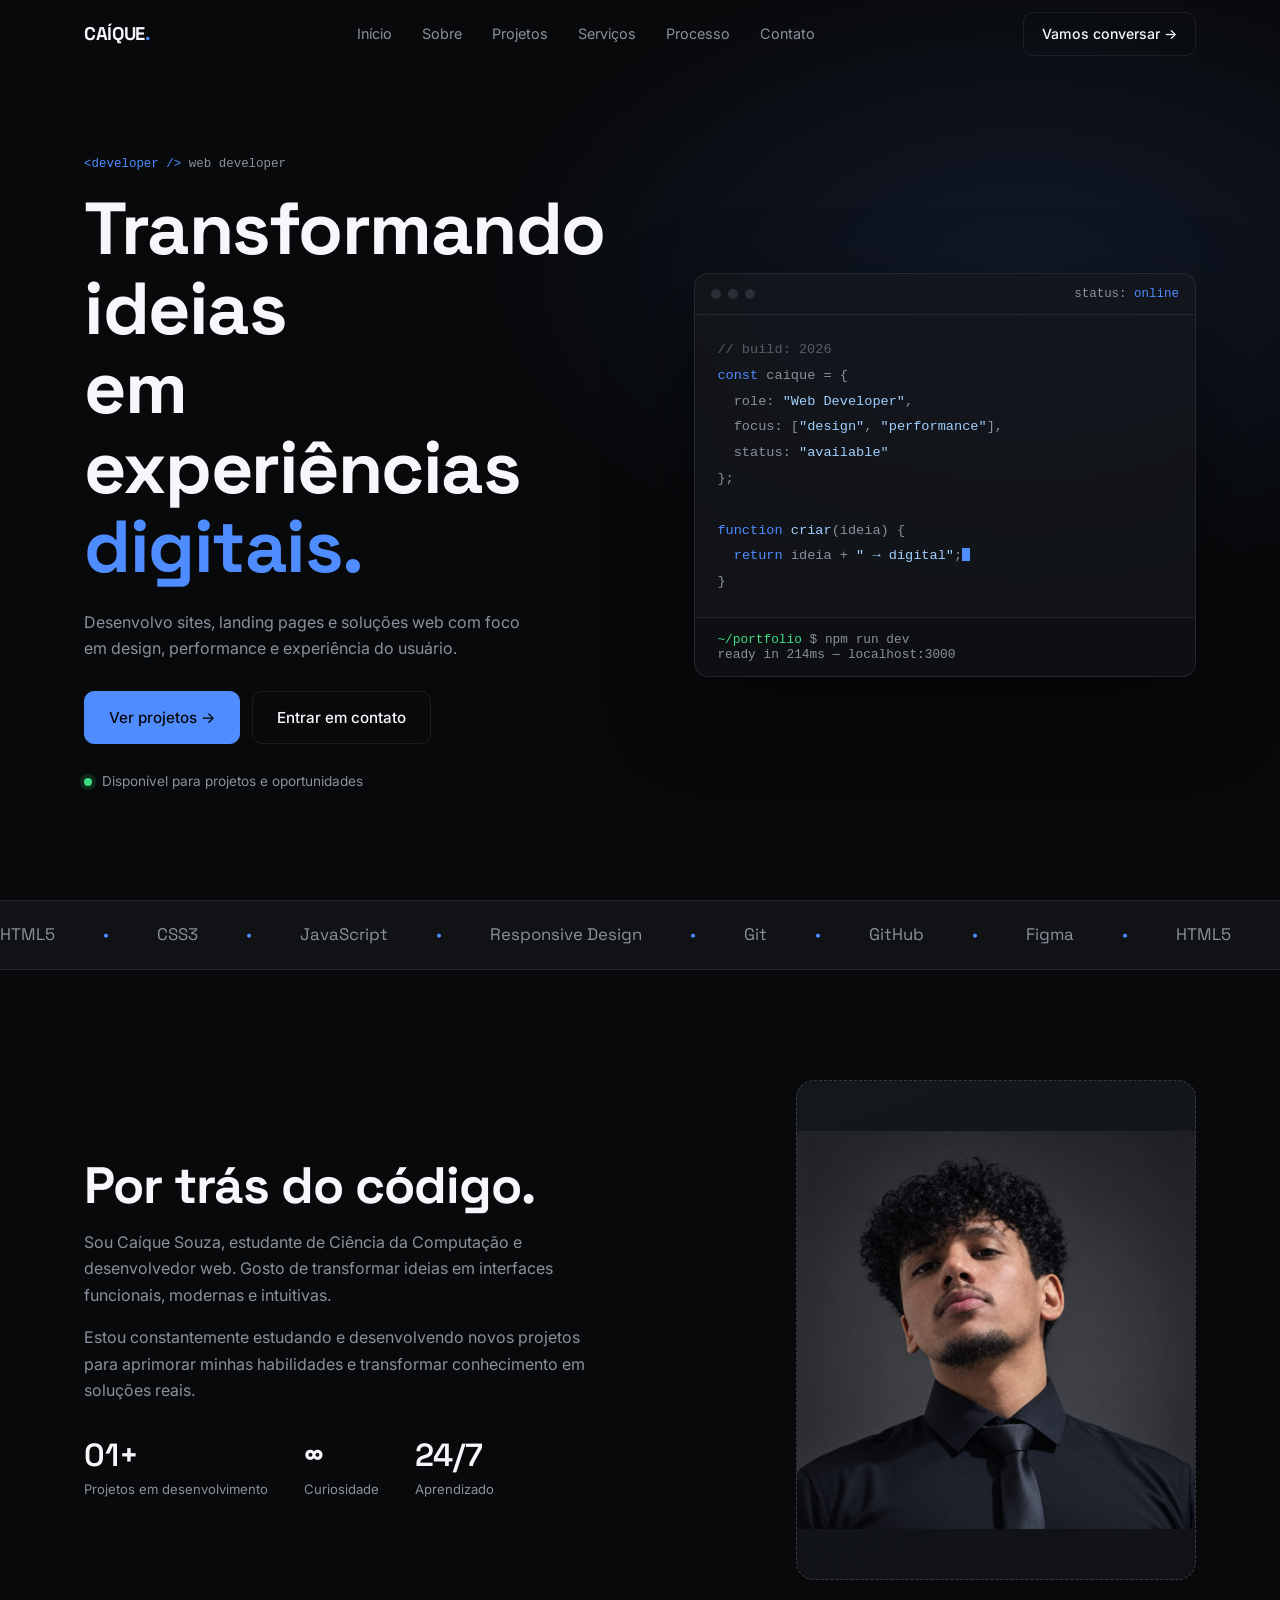
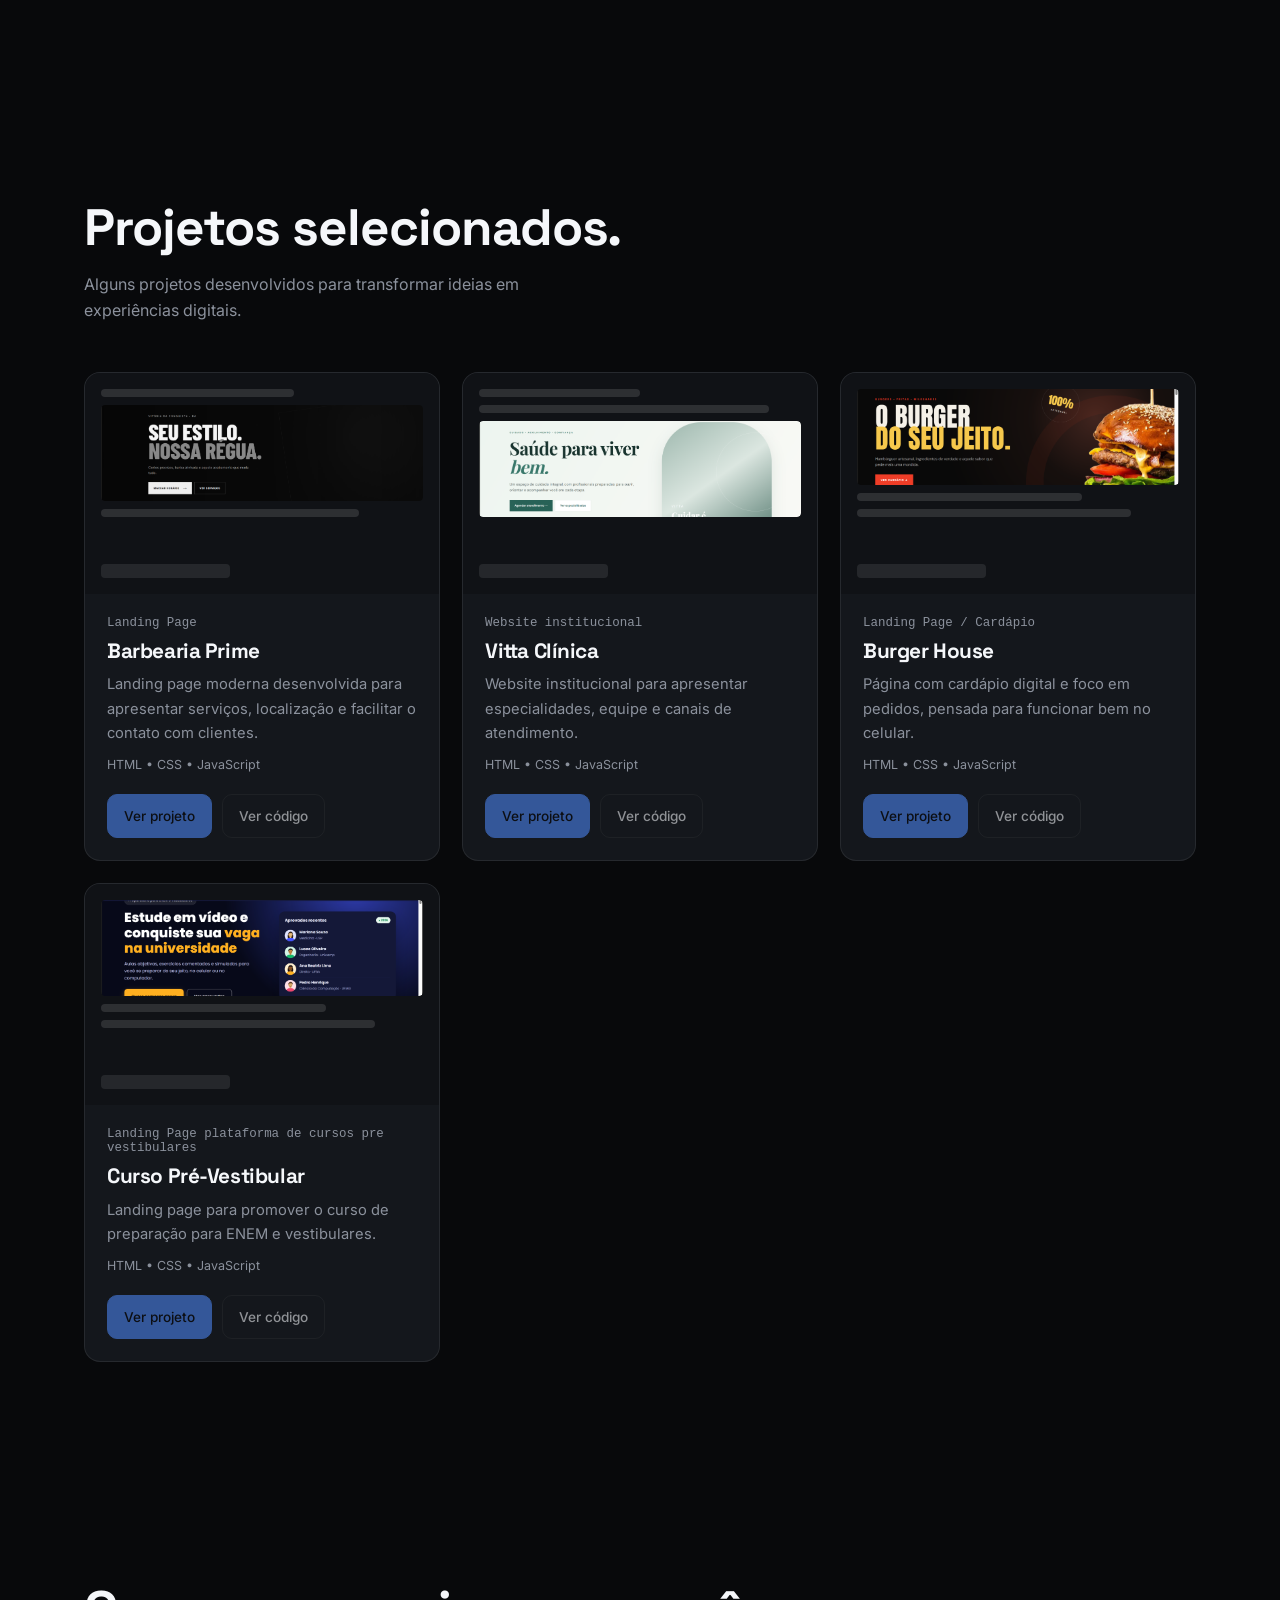
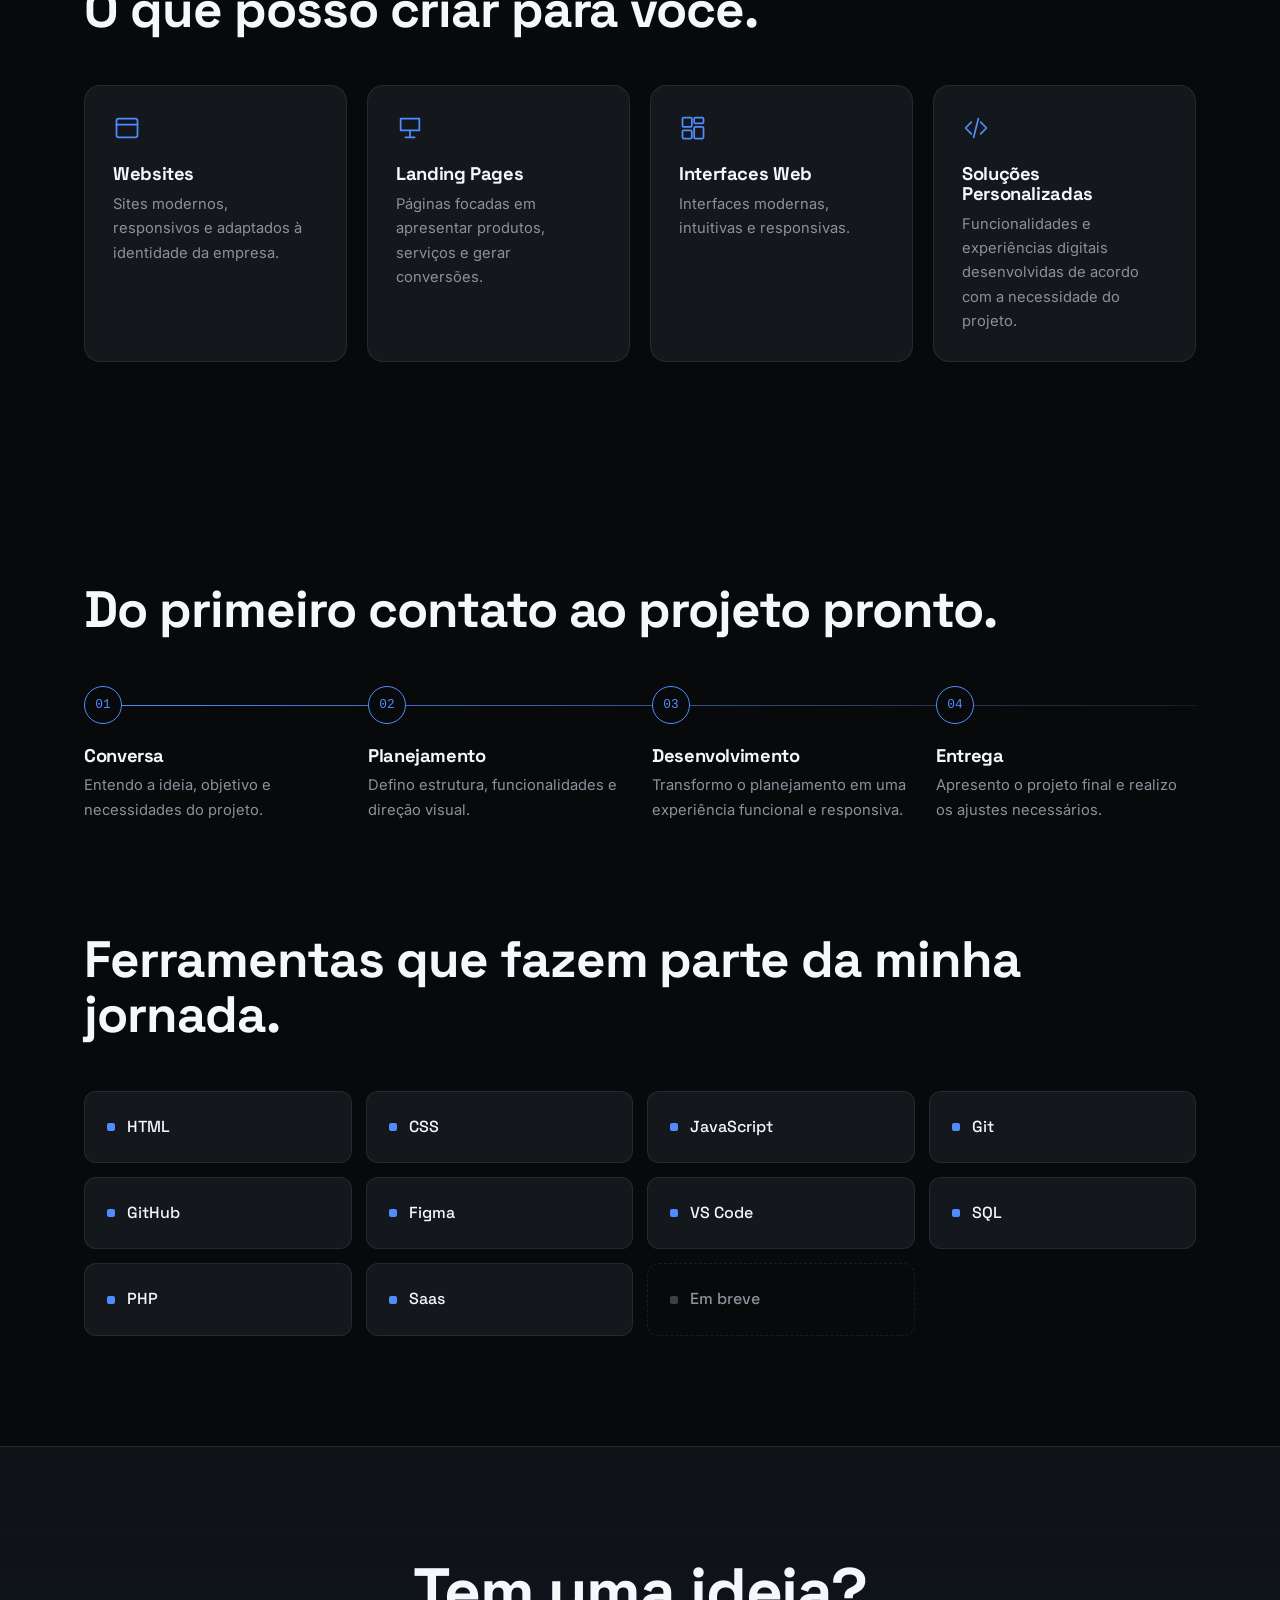
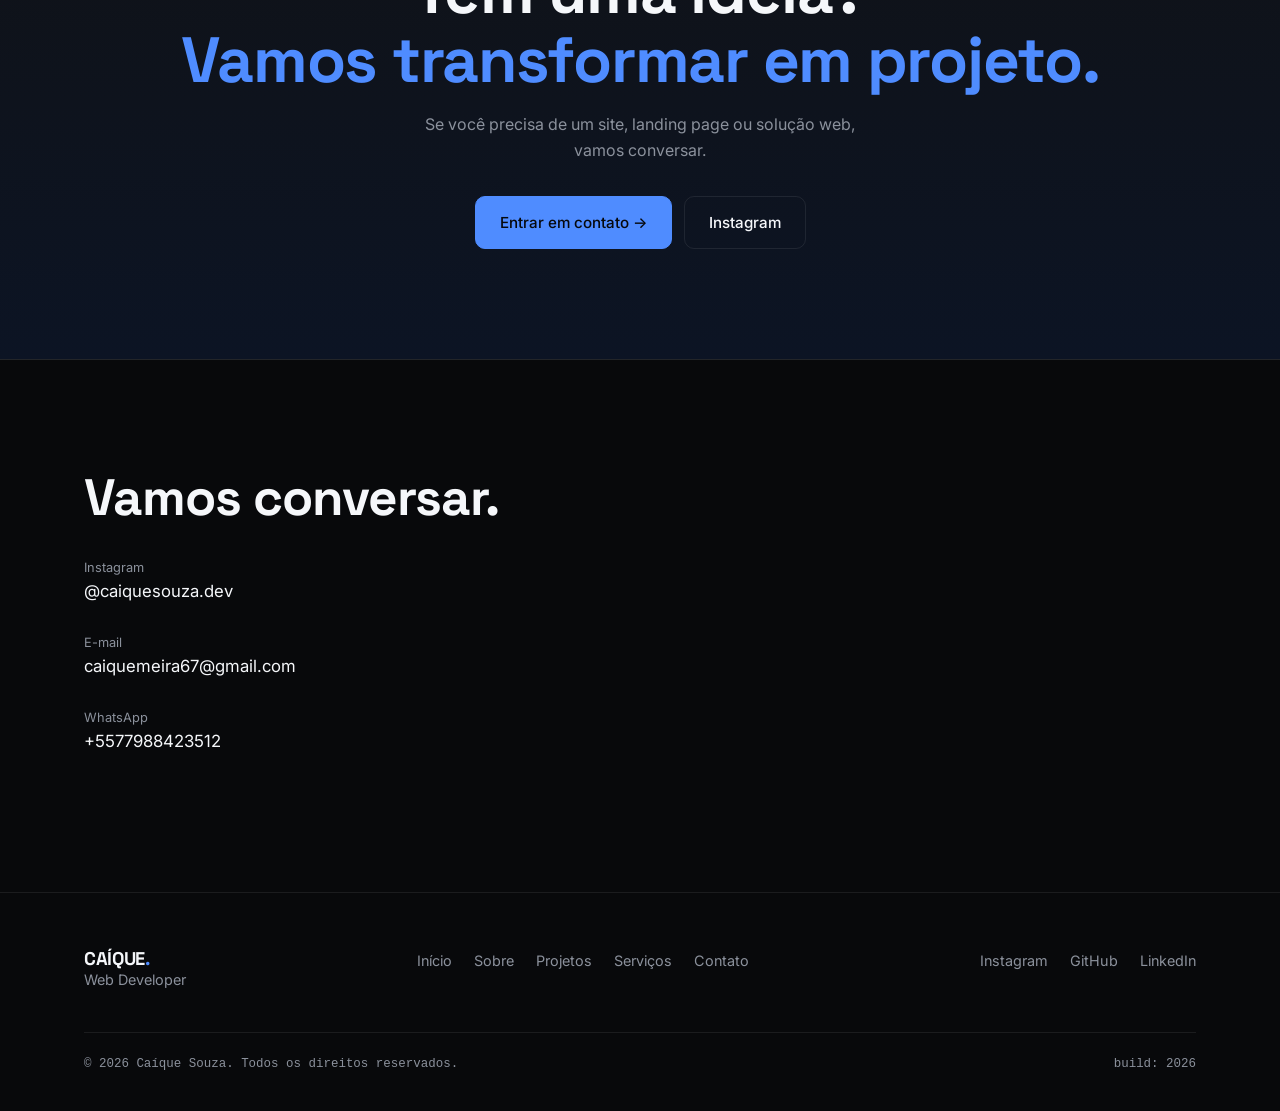
<file: index.html>
<!DOCTYPE html>
<html lang="pt-BR">
<head>
<meta charset="utf-8">
<meta name="viewport" content="width=device-width, initial-scale=1, viewport-fit=cover">
<title>Caíque Souza | Web Developer</title>
<meta name="description" content="Portfólio de Caíque Souza, desenvolvedor web especializado em sites, landing pages e soluções digitais.">
<meta property="og:title" content="Caíque Souza | Web Developer">
<meta property="og:description" content="Portfólio de Caíque Souza, desenvolvedor web especializado em sites, landing pages e soluções digitais.">
<meta property="og:type" content="website">

<meta property="og:image" content="assets/img/og.png">
<link rel="preconnect" href="https://fonts.googleapis.com">
<link rel="preconnect" href="https://fonts.gstatic.com" crossorigin>
<link href="https://fonts.googleapis.com/css2?family=Inter:wght@400;500&family=Space+Grotesk:wght@500;600;700&display=swap" rel="stylesheet">
<link rel="icon" type="image/x-icon" href="img/favicon.ico">
<link rel="stylesheet" href="css/style.css">
</head>
<body>


<nav id="nav">
 <div class="wrap nb">
  <a href="#inicio" class="logo">CAÍQUE<i>.</i></a>
  <div class="links" id="links">
   <a class="ul" href="#inicio">Início</a><a class="ul" href="#sobre">Sobre</a><a class="ul" href="#projetos">Projetos</a><a class="ul" href="#servicos">Serviços</a><a class="ul" href="#processo">Processo</a><a class="ul" href="https://wa.me/5577988423512?text=Oi%20Dev!%20Tudo%20bem%3F%20Vi%20seu%20trabalho%20e%20quero%20saber%20mais%20sobre%20seus%20servi%C3%A7os">Contato</a>
  </div>
  <a href="https://wa.me/5577988423512?text=Oi%20Dev!%20Tudo%20bem%3F%20Vi%20seu%20trabalho%20e%20quero%20saber%20mais%20sobre%20seus%20servi%C3%A7os" class="btn nav-cta" style="padding:9px 18px;font-size:.88rem">Vamos conversar →</a>
  <button class="burger" id="bg" aria-label="Abrir menu" aria-expanded="false"><span></span><span></span></button>
 </div>
</nav>

<main>

<header class="hero" id="inicio">
 <div class="wrap hg">
  <div>
   <div class="mono"><b>&lt;developer /&gt;</b> web developer</div>
   <h1>Transformando ideias<br>em experiências<br><em>digitais.</em></h1>
   <p class="l">Desenvolvo sites, landing pages e soluções web com foco em design, performance e experiência do usuário.</p>
   <div class="cta"><a href="#projetos" class="btn p">Ver projetos →</a><a href="https://wa.me/5577988423512?text=Oi%20Dev!%20Tudo%20bem%3F%20Vi%20seu%20trabalho%20e%20quero%20saber%20mais%20sobre%20seus%20servi%C3%A7os" class="btn">Entrar em contato</a></div>
   <div class="st"><span class="dot"></span>Disponível para projetos e oportunidades</div>
  </div>
  <div class="win" id="win" aria-hidden="true">
   <div class="wb"><i></i><i></i><i></i><span class="mono">status: <b>online</b></span></div>
   <pre class="code"><span class="c">// build: 2026</span>
<span class="k">const</span> caique = {
  role: <span class="s">"Web Developer"</span>,
  focus: [<span class="s">"design"</span>, <span class="s">"performance"</span>],
  status: <span class="s">"available"</span>
};

<span class="k">function</span> <span class="s">criar</span>(ideia) {
  <span class="k">return</span> ideia + <span class="s">" → digital"</span>;<span class="caret"></span>
}</pre>
   <div class="term"><b>~/portfolio</b> $ npm run dev<br>ready in 214ms — localhost:3000</div>
  </div>
 </div>
</header>


<div class="mq" aria-hidden="true"><div class="mt" id="mt"><span>HTML5</span><span>CSS3</span><span>JavaScript</span><span>Responsive Design</span><span>Git</span><span>GitHub</span><span>Figma</span></div></div>


<section id="sobre">
 <div class="wrap ag">
  <div class="rv">
   <h2>Por trás do código.</h2>
   <p>Sou Caíque Souza, estudante de Ciência da Computação e desenvolvedor web. Gosto de transformar ideias em interfaces funcionais, modernas e intuitivas.</p>
   <p>Estou constantemente estudando e desenvolvendo novos projetos para aprimorar minhas habilidades e transformar conhecimento em soluções reais.</p>
   
   <div class="nums"><div><b>01+</b><span>Projetos em desenvolvimento</span></div><div><b>∞</b><span>Curiosidade</span></div><div><b>24/7</b><span>Aprendizado</span></div></div>
  </div>
  <div class="ph rv"><img src="img/caique.jpeg" alt="Caíque Souza"></div>
 </div>
</section>


<section id="projetos">
 <div class="wrap">
  <div class="rv"><h2>Projetos selecionados.</h2><p class="sub">Alguns projetos desenvolvidos para transformar ideias em experiências digitais.</p></div>
  
  <div class="pg">
   <article class="pc rv"><div class="pi"><div><i style="width:60%"></i><i><img src="img/barbearia.png" alt="Barbearia Prime"></i><i style="width:80%"></i><i class="a"></i></div></div>
    <div class="pb"><span class="mono">Landing Page</span><h3>Barbearia Prime</h3><p>Landing page moderna desenvolvida para apresentar serviços, localização e facilitar o contato com clientes.</p><span class="tags">HTML • CSS • JavaScript</span>
    <div class="pa"><a href="barbearia/index.html" class="btn p">Ver projeto</a><a href="#" class="btn">Ver código</a></div></div></article>
  
    <article class="pc rv"><div class="pi"><div><i style="width:50%"></i><i style="width:90%"></i><i><img src="img/clinica-vitta.png" alt="clinica vitta"></i><i class="a"></i></div></div>
    <div class="pb"><span class="mono">Website institucional</span><h3>Vitta Clínica</h3><p>Website institucional para apresentar especialidades, equipe e canais de atendimento.</p><span class="tags">HTML • CSS • JavaScript</span>
    <div class="pa"><a href="vitta clinica/index.html" class="btn p">Ver projeto</a><a href="#" class="btn">Ver código</a></div></div></article>
  
    <article class="pc rv"><div class="pi"><div><i><img src="img/burger-house.png" alt="Burger House"></i><i style="width:70%"></i><i style="width:85%"></i><i class="a"></i></div></div>
    <div class="pb"><span class="mono">Landing Page / Cardápio</span><h3>Burger House</h3><p>Página com cardápio digital e foco em pedidos, pensada para funcionar bem no celular.</p><span class="tags">HTML • CSS • JavaScript</span>
    <div class="pa"><a href="burger-house/index.html" class="btn p">Ver projeto</a><a href="#" class="btn">Ver código</a></div></div></article>
    
    <article class="pc rv"><div class="pi"><div><i><img src="img/curso-pre-vestibular.png" alt="Curso Pré-Vestibular"></i><i style="width:70%"></i><i style="width:85%"></i><i class="a"></i></div></div>
    <div class="pb"><span class="mono">Landing Page plataforma de cursos pre vestibulares</span><h3>Curso Pré-Vestibular</h3><p>Landing page para promover o curso de preparação para ENEM e vestibulares.</p><span class="tags">HTML • CSS • JavaScript</span>
    <div class="pa"><a href="aprovavideo/index.html" class="btn p">Ver projeto</a><a href="#" class="btn">Ver código</a></div></div></article>
  </div>
 </div>
</section>


<section class="ft">
 <div class="wrap">
  <h2 class="rv">Um projeto. Uma experiência.</h2>
  <div class="fg rv">
   <div class="fm"><div class="wb"><i></i><i></i><i></i><span class="mono">projeto-destaque.com</span></div>
    <div class="fb"><div class="big"></div><div><i style="width:80%"></i><i></i><i style="width:60%"></i></div><div><i></i><i style="width:70%"></i></div></div></div>
   <div class="fi">
    <span class="mono">// projeto em destaque</span>
    <h3>Rafael Duarte - Personal Trainer</h3>
    <p style="color:var(--tx2)">Treinador personalizado dedicado a ajudar você a alcançar seus objetivos de fitness de forma eficiente e sustentável.</p>
    <p class="tags" style="margin-top:10px">HTML • CSS • JavaScript</p>
    <dl><dt>Problema</dt><dd>dificuldade de captar clientes.</dd><dt>Solução</dt><dd>design responsivo deixando o site mais atraente e funcional.</dd><dt>Resultado</dt><dd>conseguiu mais clientes.</dd></dl>
    <a href="projeto-mostra/index.html" class="btn p">Explorar projeto →</a>
   </div>
  </div>
 </div>
</section>


<section id="servicos">
 <div class="wrap">
  <div class="rv"><h2>O que posso criar para você.</h2><p class="sub"></p></div>
  <div class="sg">
   <div class="sc rv"><svg viewBox="0 0 24 24"><rect x="3" y="4" width="18" height="16" rx="2"/><path d="M3 9h18"/></svg><h3>Websites</h3><p>Sites modernos, responsivos e adaptados à identidade da empresa.</p></div>
   <div class="sc rv"><svg viewBox="0 0 24 24"><path d="M4 4h16v10H4zM8 20h8M12 14v6"/></svg><h3>Landing Pages</h3><p>Páginas focadas em apresentar produtos, serviços e gerar conversões.</p></div>
   <div class="sc rv"><svg viewBox="0 0 24 24"><rect x="3" y="3" width="8" height="8" rx="1"/><rect x="13" y="3" width="8" height="5" rx="1"/><rect x="13" y="11" width="8" height="10" rx="1"/><rect x="3" y="14" width="8" height="7" rx="1"/></svg><h3>Interfaces Web</h3><p>Interfaces modernas, intuitivas e responsivas.</p></div>
   <div class="sc rv"><svg viewBox="0 0 24 24"><path d="M8 7l-5 5 5 5M16 7l5 5-5 5M14 4l-4 16"/></svg><h3>Soluções Personalizadas</h3><p>Funcionalidades e experiências digitais desenvolvidas de acordo com a necessidade do projeto.</p></div>
  </div>
 </div>
</section>


<section id="processo">
 <div class="wrap">
  <h2 class="rv">Do primeiro contato ao projeto pronto.</h2>
  <div class="ps rv">
   <div class="step"><div class="n">01</div><h3>Conversa</h3><p>Entendo a ideia, objetivo e necessidades do projeto.</p></div>
   <div class="step"><div class="n">02</div><h3>Planejamento</h3><p>Defino estrutura, funcionalidades e direção visual.</p></div>
   <div class="step"><div class="n">03</div><h3>Desenvolvimento</h3><p>Transformo o planejamento em uma experiência funcional e responsiva.</p></div>
   <div class="step"><div class="n">04</div><h3>Entrega</h3><p>Apresento o projeto final e realizo os ajustes necessários.</p></div>
  </div>
 </div>
</section>


<section style="padding-top:0">
 <div class="wrap">
  <h2 class="rv">Ferramentas que fazem parte da minha jornada.</h2><p class="sub"></p>
  
  <div class="tg rv">
   <div class="tl">HTML</div><div class="tl">CSS</div><div class="tl">JavaScript</div><div class="tl">Git</div><div class="tl">GitHub</div><div class="tl">Figma</div><div class="tl">VS Code</div><div class="tl">SQL</div><div class="tl">PHP</div><div class="tl">Saas</div><div class="tl soon">Em breve</div>
  </div>
 </div>
</section>


<section class="bc">
 <div class="wrap rv">
  <h2>Tem uma ideia?<br><span>Vamos transformar em projeto.</span></h2>
  <p>Se você precisa de um site, landing page ou solução web, vamos conversar.</p>
  <div class="cta"><a href="#contato" class="btn p">Entrar em contato →</a><a href="https://www.instagram.com/caiquesouza.dev/" class="btn" target="_blank" rel="noopener">Instagram</a></div>
 </div>
</section>


<section id="contato">
 <div class="wrap cg">
  <div class="rv ci">
   <h2>Vamos conversar.</h2><p class="sub" style="margin-bottom:32px"></p>
   <div><small>Instagram</small><a class="ul" href="https://instagram.com/caiquesouza.dev" target="_blank" rel="noopener">@caiquesouza.dev</a></div>
   <div><small>E-mail</small><a class="ul" href="mailto:caiquemeira67@gmail.com">caiquemeira67@gmail.com</a></div>
   <div><small>WhatsApp</small><a class="ul" href="https://wa.me/5577988423512?text=Oi%20Dev!%20Tudo%20bem%3F%20Vi%20seu%20trabalho%20e%20quero%20saber%20mais%20sobre%20seus%20servi%C3%A7os" target="_blank" rel="noopener">+5577988423512</a></div>
  </div>
 </div>
</section>
</main>


<footer>
 <div class="wrap">
  <div class="fo">
   <div><div class="logo">CAÍQUE<i style="color:var(--ac);font-style:normal">.</i></div><p>Web Developer</p></div>
   <div class="fl"><a class="ul" href="#inicio">Início</a><a class="ul" href="#sobre">Sobre</a><a class="ul" href="#projetos">Projetos</a><a class="ul" href="#servicos">Serviços</a><a class="ul" href="#contato">Contato</a></div>
   <div class="fl"><a class="ul" href="https://instagram.com/caiquesouza.dev" target="_blank" rel="noopener">Instagram</a><a class="ul" href="https://github.com/ghost7cz" target="_blank" rel="noopener">GitHub</a><a class="ul" href="https://www.linkedin.com/in/caique-souza-36062022b/" target="_blank" rel="noopener">LinkedIn</a></div>
  </div>
  <div class="cp mono"><span>© 2026 Caíque Souza. Todos os direitos reservados.</span><span>build: 2026</span></div>
 </div>
</footer>

<script src="js/main.js" defer></script>
</body>
</html>
</file>
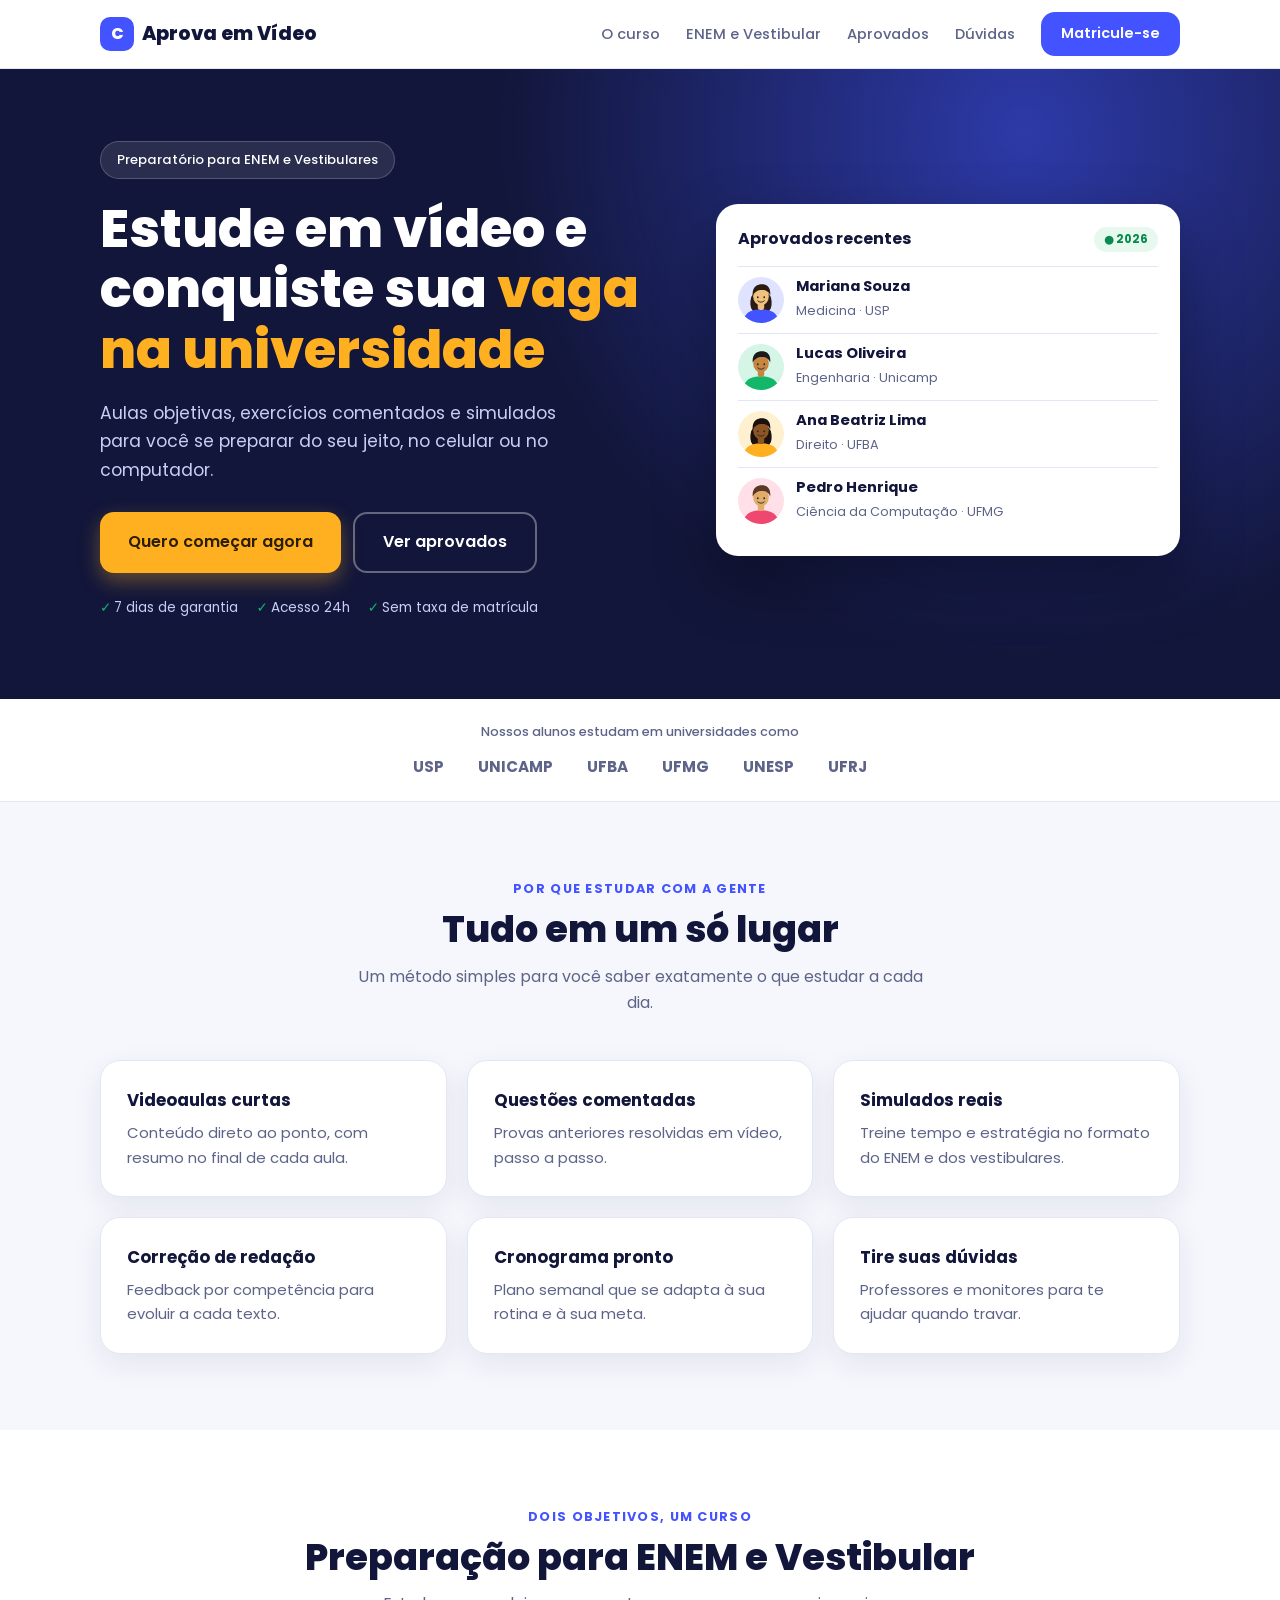
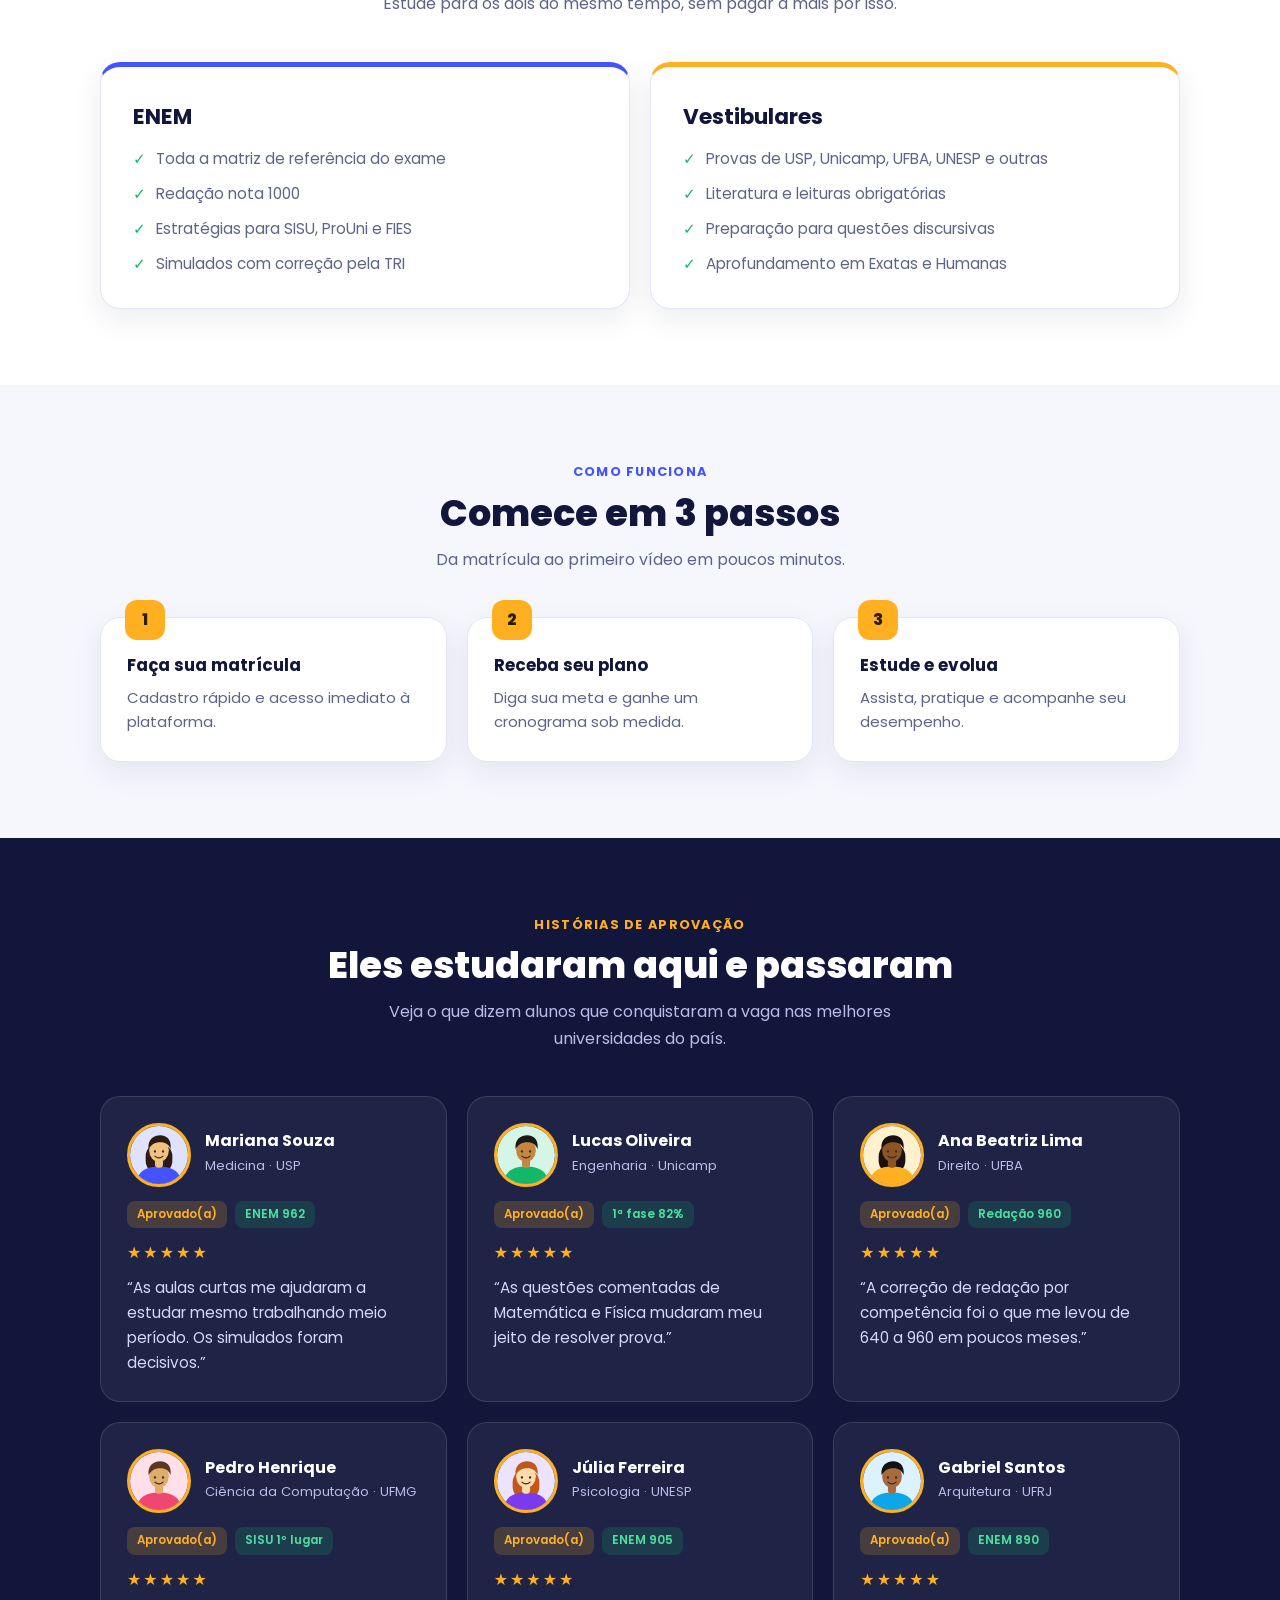
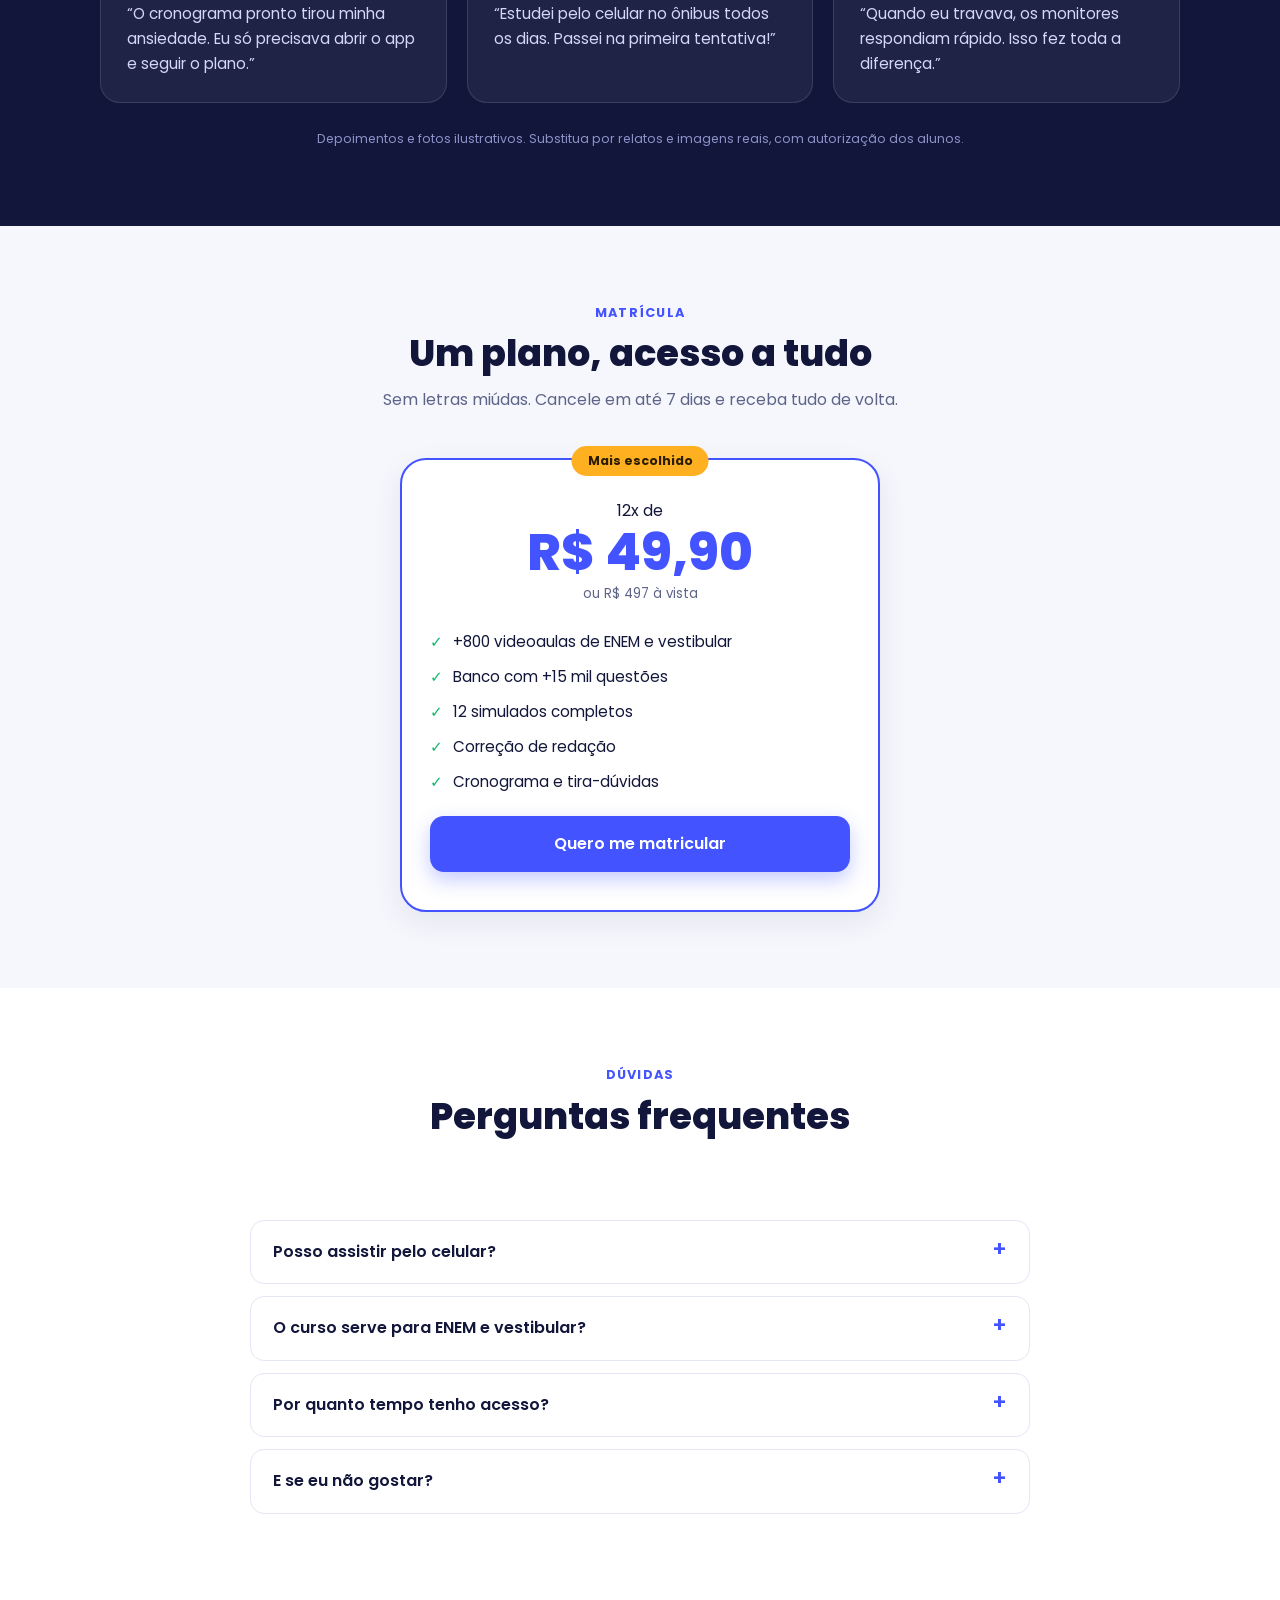
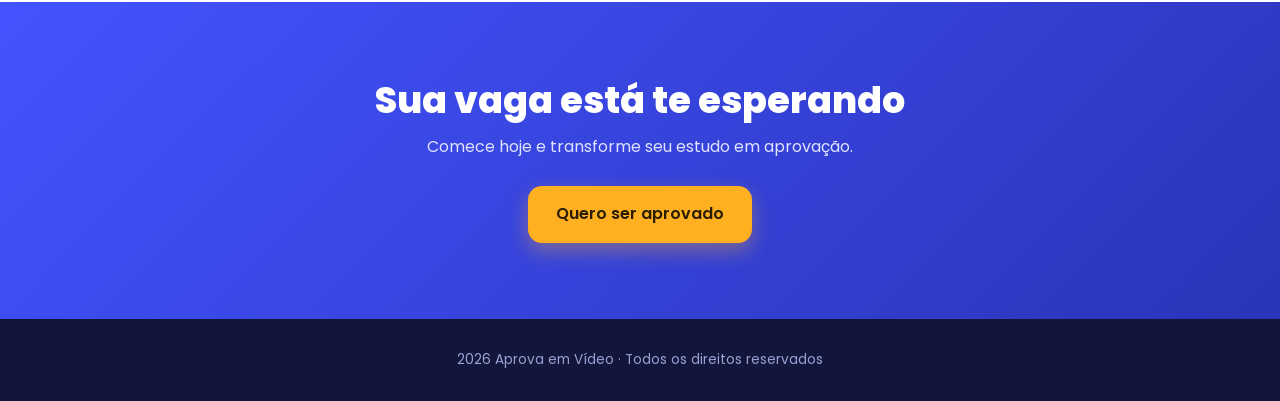
<file: aprovavideo/index.html>
<!DOCTYPE html>
<html lang="pt-BR">
<head>
<meta charset="utf-8">
<meta name="viewport" content="width=device-width, initial-scale=1, viewport-fit=cover">
<title>Aprova em Vídeo – Pré-Vestibular e ENEM</title>
<link rel="stylesheet" href="https://fonts.googleapis.com/css2?family=Poppins:wght@400;500;600;700;800&display=swap">
<link rel="stylesheet" href="style.css">
</head>
<body>
<header><div class="w nav">
<a class="logo" href="#"><i>C</i>Aprova em Vídeo</a>
<button class="bg" id="bg" aria-label="Abrir menu">☰</button>
<nav id="nv"><a href="#curso">O curso</a><a href="#enem">ENEM e Vestibular</a><a href="#aprovados">Aprovados</a><a href="#faq">Dúvidas</a><a class="btn s" href="#matricula">Matricule-se</a></nav>
</div></header>

<div class="hero"><div class="w">
<div>
<span class="pill"> Preparatório para ENEM e Vestibulares</span>
<h1>Estude em vídeo e conquiste sua <em>vaga na universidade</em></h1>
<p>Aulas objetivas, exercícios comentados e simulados para você se preparar do seu jeito, no celular ou no computador.</p>
<div class="cta"><a class="btn a" href="#matricula">Quero começar agora</a><a class="btn o" href="#aprovados">Ver aprovados</a></div>
<div class="trust"><span>7 dias de garantia</span><span>Acesso 24h</span><span>Sem taxa de matrícula</span></div>
</div>
<div class="board"><h3>Aprovados recentes <small>● 2026</small></h3><div id="mini"></div></div>
</div></div>

<div class="unis"><div class="w"><small>Nossos alunos estudam em universidades como</small><span>USP</span><span>UNICAMP</span><span>UFBA</span><span>UFMG</span><span>UNESP</span><span>UFRJ</span></div></div>

<section id="curso"><div class="w">
<span class="lab">Por que estudar com a gente</span>
<h2>Tudo em um só lugar</h2>
<p class="sub">Um método simples para você saber exatamente o que estudar a cada dia.</p>
<div class="g g3">
<div class="card"><h3>Videoaulas curtas</h3><p>Conteúdo direto ao ponto, com resumo no final de cada aula.</p></div>
<div class="card"><h3>Questões comentadas</h3><p>Provas anteriores resolvidas em vídeo, passo a passo.</p></div>
<div class="card"><h3>Simulados reais</h3><p>Treine tempo e estratégia no formato do ENEM e dos vestibulares.</p></div>
<div class="card"><h3>Correção de redação</h3><p>Feedback por competência para evoluir a cada texto.</p></div>
<div class="card"><h3>Cronograma pronto</h3><p>Plano semanal que se adapta à sua rotina e à sua meta.</p></div>
<div class="card"><h3>Tire suas dúvidas</h3><p>Professores e monitores para te ajudar quando travar.</p></div>
</div></div></section>

<section id="enem" style="background:var(--bg2)"><div class="w">
<span class="lab">Dois objetivos, um curso</span>
<h2>Preparação para ENEM e Vestibular</h2>
<p class="sub">Estude para os dois ao mesmo tempo, sem pagar a mais por isso.</p>
<div class="g g2 two">
<div class="card"><h3> ENEM</h3><ul><li>Toda a matriz de referência do exame</li><li>Redação nota 1000</li><li>Estratégias para SISU, ProUni e FIES</li><li>Simulados com correção pela TRI</li></ul></div>
<div class="card b"><h3> Vestibulares</h3><ul><li>Provas de USP, Unicamp, UFBA, UNESP e outras</li><li>Literatura e leituras obrigatórias</li><li>Preparação para questões discursivas</li><li>Aprofundamento em Exatas e Humanas</li></ul></div>
</div></div></section>

<section><div class="w">
<span class="lab">Como funciona</span>
<h2>Comece em 3 passos</h2><p class="sub">Da matrícula ao primeiro vídeo em poucos minutos.</p>
<div class="g g3 st">
<div class="card"><h3>Faça sua matrícula</h3><p>Cadastro rápido e acesso imediato à plataforma.</p></div>
<div class="card"><h3>Receba seu plano</h3><p>Diga sua meta e ganhe um cronograma sob medida.</p></div>
<div class="card"><h3>Estude e evolua</h3><p>Assista, pratique e acompanhe seu desempenho.</p></div>
</div></div></section>

<section class="ap" id="aprovados"><div class="w">
<span class="lab">Histórias de aprovação</span>
<h2>Eles estudaram aqui e passaram</h2>
<p class="sub">Veja o que dizem alunos que conquistaram a vaga nas melhores universidades do país.</p>
<div class="g g3" id="dep"></div>
<p class="note">Depoimentos e fotos ilustrativos. Substitua por relatos e imagens reais, com autorização dos alunos.</p>
</div></section>

<section id="matricula"><div class="w">
<span class="lab">Matrícula</span>
<h2>Um plano, acesso a tudo</h2><p class="sub">Sem letras miúdas. Cancele em até 7 dias e receba tudo de volta.</p>
<div class="price"><span class="tg"> Mais escolhido</span>
<div>12x de</div><div class="big">R$ 49,90</div><small style="color:var(--mut)">ou R$ 497 à vista</small>
<ul><li>+800 videoaulas de ENEM e vestibular</li><li>Banco com +15 mil questões</li><li>12 simulados completos</li><li>Correção de redação</li><li>Cronograma e tira-dúvidas</li></ul>
<a class="btn" href="#">Quero me matricular</a></div>
</div></section>

<section id="faq" style="background:var(--bg2)"><div class="w">
<span class="lab">Dúvidas</span><h2>Perguntas frequentes</h2><p class="sub">&nbsp;</p>
<details><summary>Posso assistir pelo celular?</summary><p>Sim, a plataforma funciona em celular, tablet e computador.</p></details>
<details><summary>O curso serve para ENEM e vestibular?</summary><p>Sim. Cobre a matriz do ENEM e traz aprofundamento para vestibulares tradicionais.</p></details>
<details><summary>Por quanto tempo tenho acesso?</summary><p>Até o fim do ciclo de provas do ano da sua matrícula.</p></details>
<details><summary>E se eu não gostar?</summary><p>Você tem 7 dias de garantia para pedir reembolso integral.</p></details>
</div></section>

<section class="fin"><div class="w">
<h2>Sua vaga está te esperando</h2>
<p>Comece hoje e transforme seu estudo em aprovação.</p>
<a class="btn a" href="#matricula">Quero ser aprovado</a>
</div></section>
<footer><div class="w">2026 Aprova em Vídeo · Todos os direitos reservados</div></footer>
<div class="bar"><a class="btn a" href="#matricula">Quero me matricular</a></div>

<script src="main.js"></script>
</body>
</html>
</file>
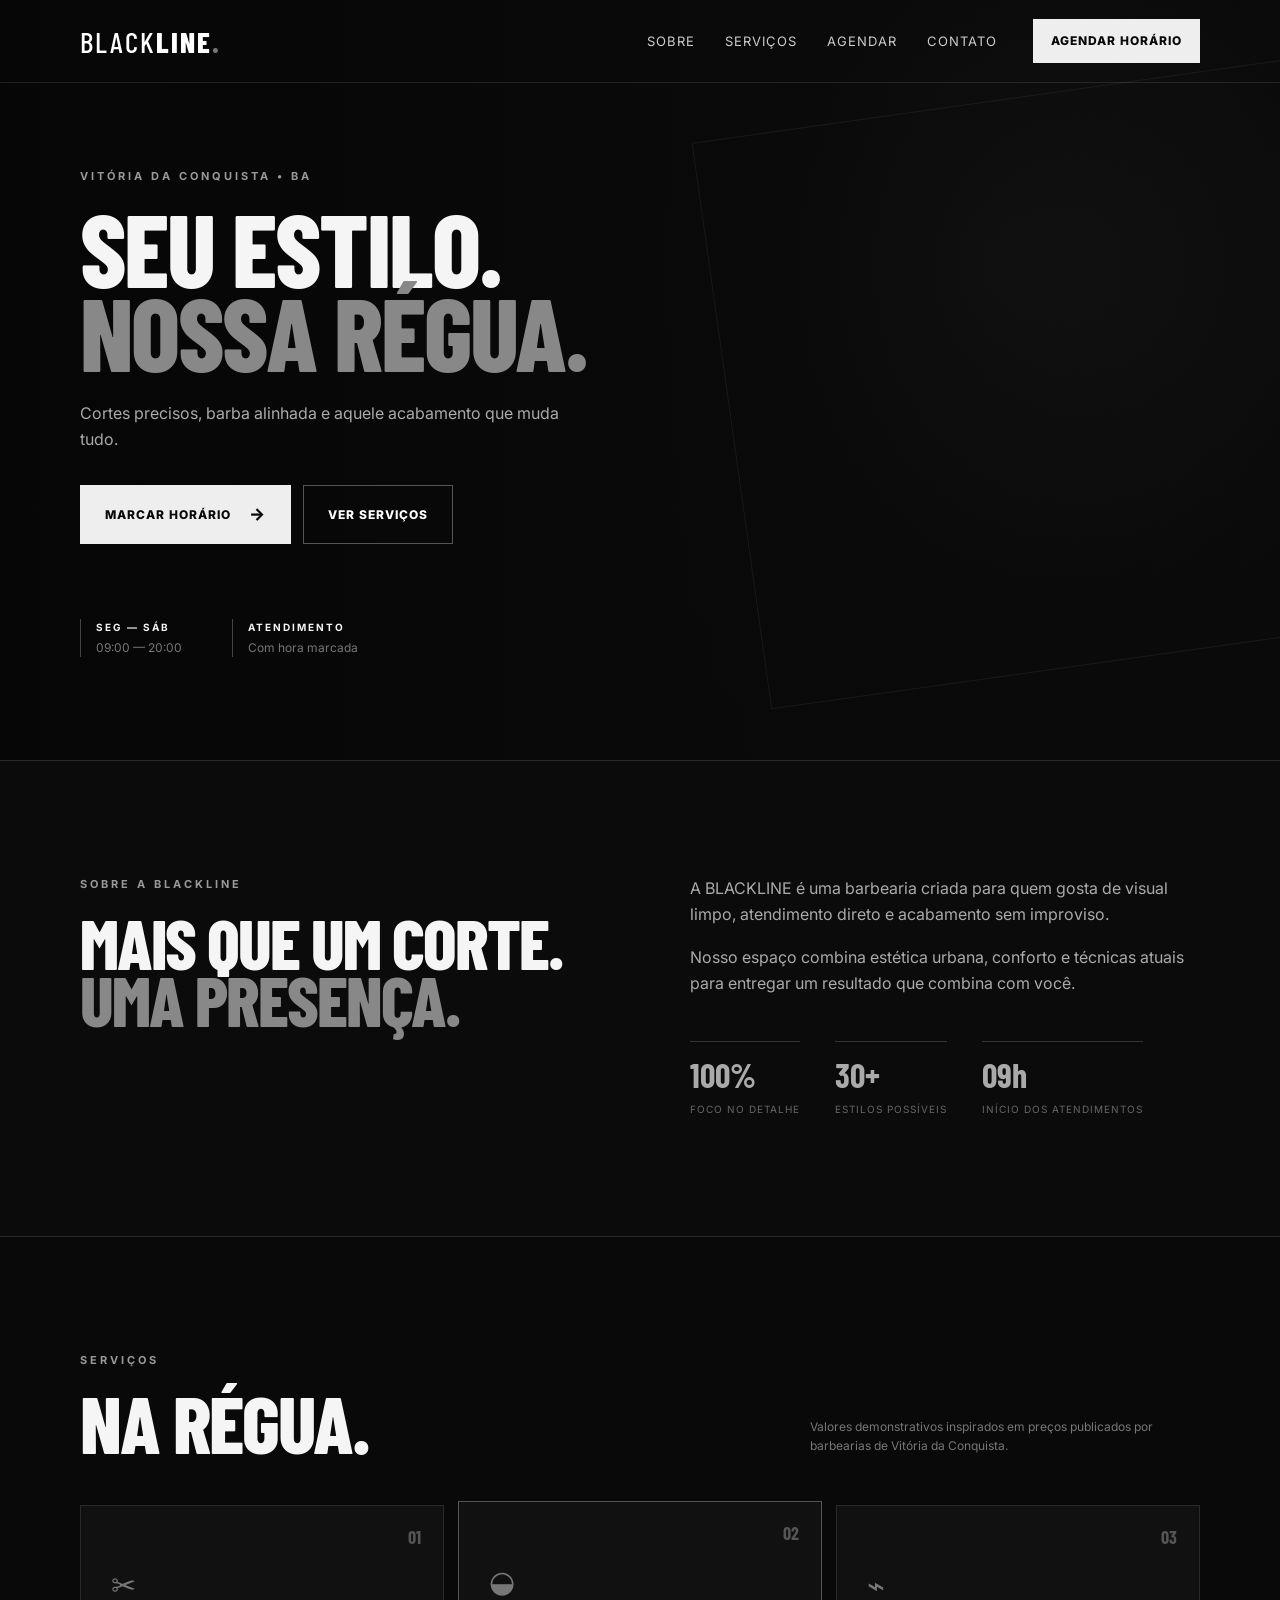
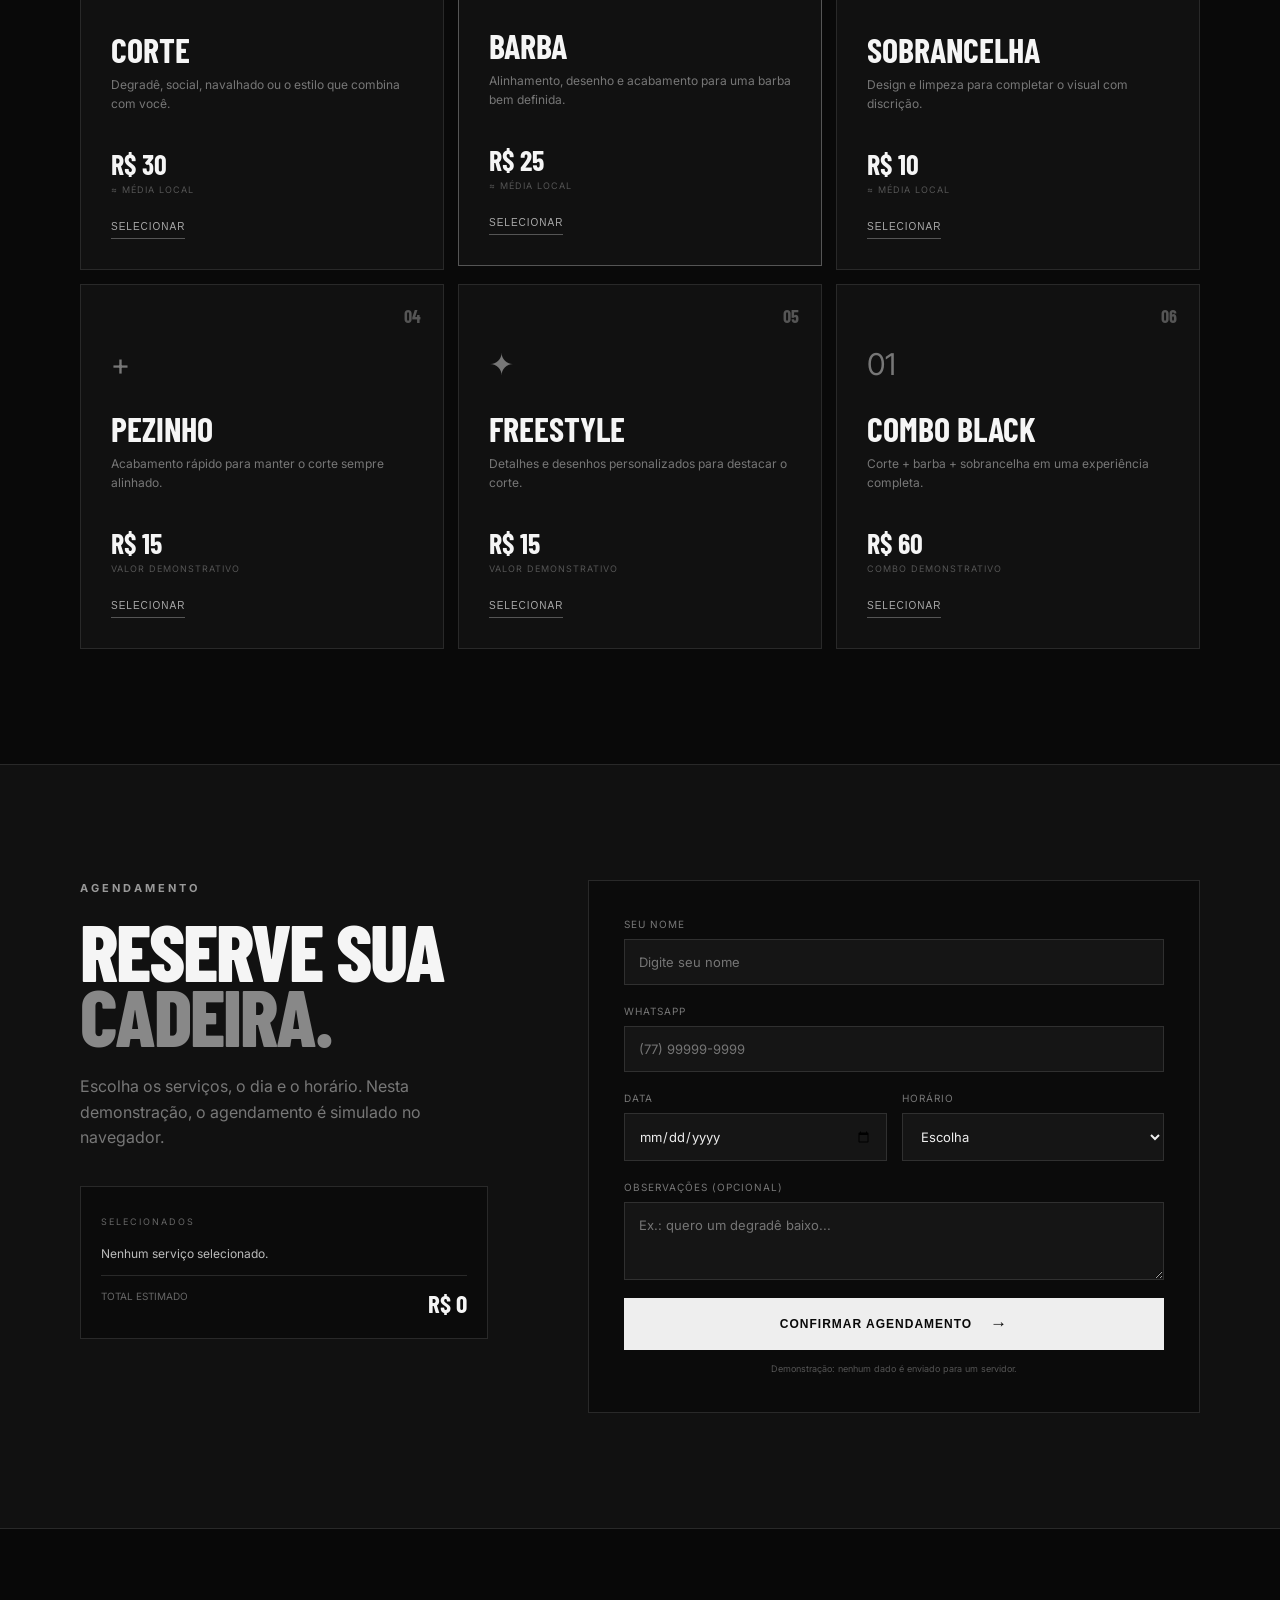
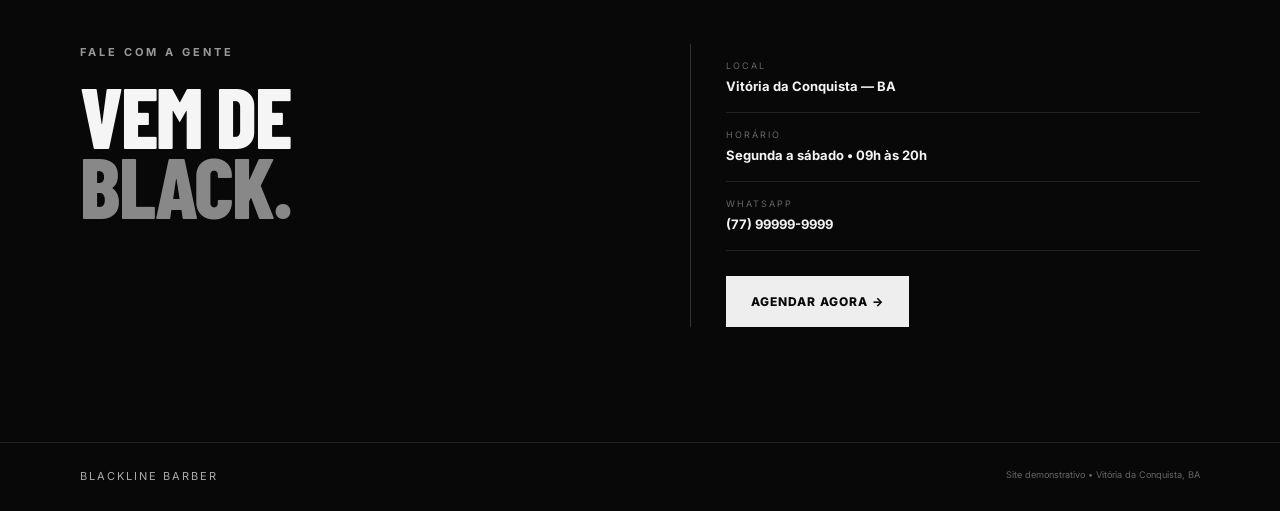
<file: barbearia/index.html>
<!DOCTYPE html>
<html lang="pt-BR">
<head>
  <meta charset="UTF-8">
  <meta name="viewport" content="width=device-width, initial-scale=1.0">
  <title>BLACKLINE BARBER — Barbearia</title>
  <meta name="description" content="Site demonstrativo de uma barbearia moderna em Vitória da Conquista.">
  <link rel="preconnect" href="https://fonts.googleapis.com">
  <link rel="preconnect" href="https://fonts.gstatic.com" crossorigin>
  <link href="https://fonts.googleapis.com/css2?family=Barlow+Condensed:wght@500;600;700;800&family=Inter:wght@400;500;600;700&display=swap" rel="stylesheet">
  <link rel="stylesheet" href="style.css">
</head>
<body>
  <header class="header" id="inicio">
    <nav class="nav container">
      <a class="logo" href="#inicio"><span>BLACK</span>LINE<span class="dot">.</span></a>
      <button class="menu-toggle" aria-label="Abrir menu">☰</button>
      <div class="nav-links">
        <a href="#sobre">Sobre</a>
        <a href="#servicos">Serviços</a>
        <a href="#agenda">Agendar</a>
        <a href="#contato">Contato</a>
      </div>
      <a class="btn btn-small" href="#agenda">Agendar horário</a>
    </nav>
  </header>

  <main>
    <section class="hero">
      <div class="hero-overlay"></div>
      <div class="container hero-content">
        <p class="eyebrow">VITÓRIA DA CONQUISTA • BA</p>
        <h1>SEU ESTILO.<br><span>NOSSA RÉGUA.</span></h1>
        <p class="hero-text">Cortes precisos, barba alinhada e aquele acabamento que muda tudo.</p>
        <div class="hero-actions">
          <a class="btn" href="#agenda">Marcar horário <span>→</span></a>
          <a class="btn btn-ghost" href="#servicos">Ver serviços</a>
        </div>
        <div class="hero-info">
          <div><strong>SEG — SÁB</strong><small>09:00 — 20:00</small></div>
          <div><strong>ATENDIMENTO</strong><small>Com hora marcada</small></div>
        </div>
      </div>
    </section>

    <section class="section about" id="sobre">
      <div class="container two-col">
        <div>
          <p class="eyebrow">SOBRE A BLACKLINE</p>
          <h2>MAIS QUE UM CORTE.<br><span>UMA PRESENÇA.</span></h2>
        </div>
        <div class="about-copy">
          <p>A BLACKLINE é uma barbearia criada para quem gosta de visual limpo, atendimento direto e acabamento sem improviso.</p>
          <p>Nosso espaço combina estética urbana, conforto e técnicas atuais para entregar um resultado que combina com você.</p>
          <div class="stats">
            <div><strong>100%</strong><span>Foco no detalhe</span></div>
            <div><strong>30+</strong><span>Estilos possíveis</span></div>
            <div><strong>09h</strong><span>Início dos atendimentos</span></div>
          </div>
        </div>
      </div>
    </section>

    <section class="section services" id="servicos">
      <div class="container">
        <div class="section-heading">
          <div>
            <p class="eyebrow">SERVIÇOS</p>
            <h2>NA RÉGUA.</h2>
          </div>
          <p class="muted">Valores demonstrativos inspirados em preços publicados por barbearias de Vitória da Conquista.</p>
        </div>

        <div class="service-grid">
          <article class="service-card">
            <span class="number">01</span><div class="service-icon">✂</div>
            <h3>Corte</h3><p>Degradê, social, navalhado ou o estilo que combina com você.</p>
            <strong>R$ 30</strong><small>≈ média local</small>
            <button class="choose-service" data-service="Corte" data-price="30">Selecionar</button>
          </article>
          <article class="service-card featured">
            <span class="number">02</span><div class="service-icon">◒</div>
            <h3>Barba</h3><p>Alinhamento, desenho e acabamento para uma barba bem definida.</p>
            <strong>R$ 25</strong><small>≈ média local</small>
            <button class="choose-service" data-service="Barba" data-price="25">Selecionar</button>
          </article>
          <article class="service-card">
            <span class="number">03</span><div class="service-icon">⌁</div>
            <h3>Sobrancelha</h3><p>Design e limpeza para completar o visual com discrição.</p>
            <strong>R$ 10</strong><small>≈ média local</small>
            <button class="choose-service" data-service="Sobrancelha" data-price="10">Selecionar</button>
          </article>
          <article class="service-card">
            <span class="number">04</span><div class="service-icon">+</div>
            <h3>Pezinho</h3><p>Acabamento rápido para manter o corte sempre alinhado.</p>
            <strong>R$ 15</strong><small>valor demonstrativo</small>
            <button class="choose-service" data-service="Pezinho" data-price="15">Selecionar</button>
          </article>
          <article class="service-card">
            <span class="number">05</span><div class="service-icon">✦</div>
            <h3>Freestyle</h3><p>Detalhes e desenhos personalizados para destacar o corte.</p>
            <strong>R$ 15</strong><small>valor demonstrativo</small>
            <button class="choose-service" data-service="Freestyle" data-price="15">Selecionar</button>
          </article>
          <article class="service-card">
            <span class="number">06</span><div class="service-icon">01</div>
            <h3>Combo Black</h3><p>Corte + barba + sobrancelha em uma experiência completa.</p>
            <strong>R$ 60</strong><small>combo demonstrativo</small>
            <button class="choose-service" data-service="Combo Black" data-price="60">Selecionar</button>
          </article>
        </div>
      </div>
    </section>

    <section class="section booking" id="agenda">
      <div class="container booking-wrap">
        <div class="booking-intro">
          <p class="eyebrow">AGENDAMENTO</p>
          <h2>RESERVE SUA<br><span>CADEIRA.</span></h2>
          <p>Escolha os serviços, o dia e o horário. Nesta demonstração, o agendamento é simulado no navegador.</p>
          <div class="selected-summary">
            <span>SELECIONADOS</span>
            <div id="selectedServices">Nenhum serviço selecionado.</div>
            <div class="total"><span>Total estimado</span><strong id="totalPrice">R$ 0</strong></div>
          </div>
        </div>

        <form class="booking-form" id="bookingForm">
          <label>Seu nome<input id="name" type="text" placeholder="Digite seu nome" required></label>
          <label>WhatsApp<input id="phone" type="tel" placeholder="(77) 99999-9999" required></label>
          <div class="form-row">
            <label>Data<input id="date" type="date" required></label>
            <label>Horário
              <select id="time" required>
                <option value="">Escolha</option>
                <option>09:00</option><option>10:00</option><option>11:00</option>
                <option>13:00</option><option>14:00</option><option>15:00</option>
                <option>16:00</option><option>17:00</option><option>18:00</option><option>19:00</option>
              </select>
            </label>
          </div>
          <label>Observações (opcional)<textarea id="notes" rows="3" placeholder="Ex.: quero um degradê baixo..."></textarea></label>
          <button class="btn full" type="submit">Confirmar agendamento <span>→</span></button>
          <p class="form-note">Demonstração: nenhum dado é enviado para um servidor.</p>
        </form>
      </div>
    </section>

    <section class="section contact" id="contato">
      <div class="container contact-grid">
        <div><p class="eyebrow">FALE COM A GENTE</p><h2>VEM DE<br><span>BLACK.</span></h2></div>
        <div class="contact-card">
          <div><span>LOCAL</span><strong>Vitória da Conquista — BA</strong></div>
          <div><span>HORÁRIO</span><strong>Segunda a sábado • 09h às 20h</strong></div>
          <div><span>WHATSAPP</span><strong>(77) 99999-9999</strong></div>
          <a class="btn" href="#agenda">Agendar agora →</a>
        </div>
      </div>
    </section>
  </main>

  <footer><div class="container"><span>BLACKLINE BARBER</span><small>Site demonstrativo • Vitória da Conquista, BA</small></div></footer>

  <div class="toast" id="toast"></div>
  <script src="script.js"></script>
</body>
</html>
</file>
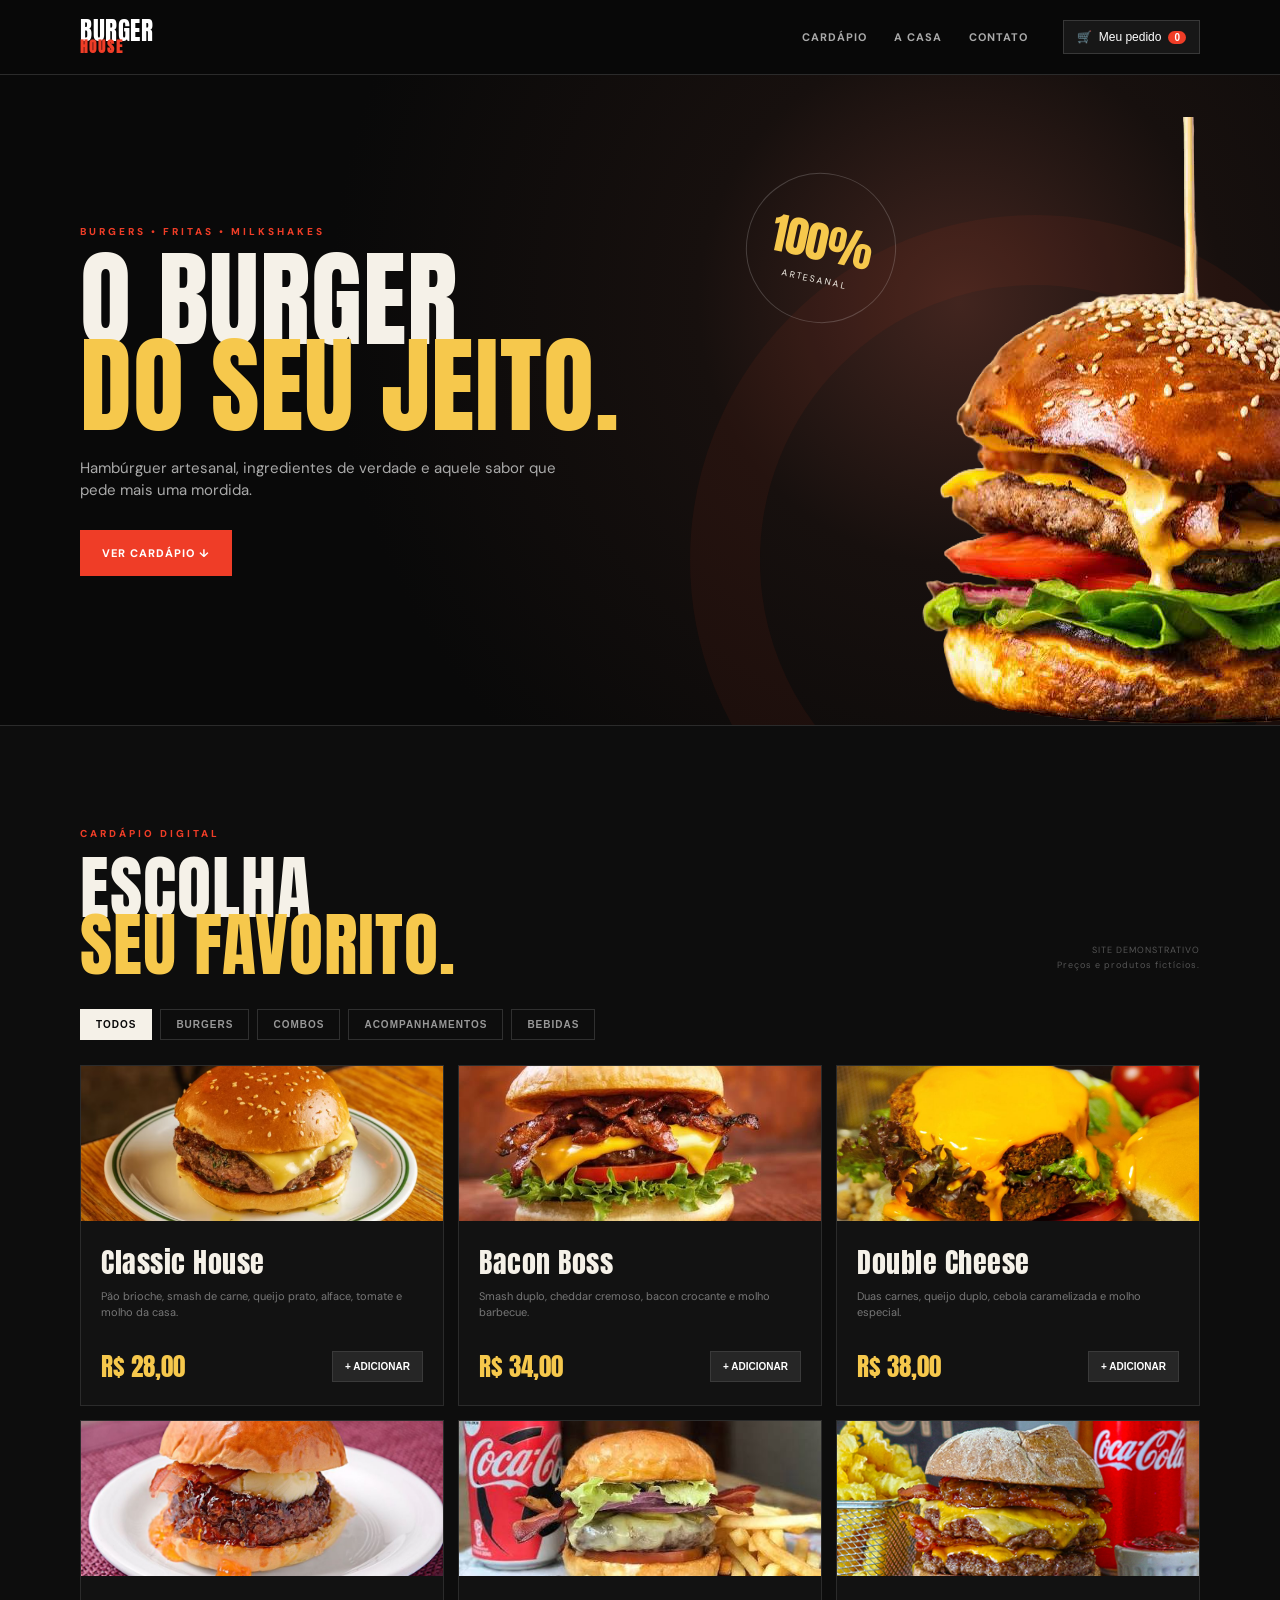
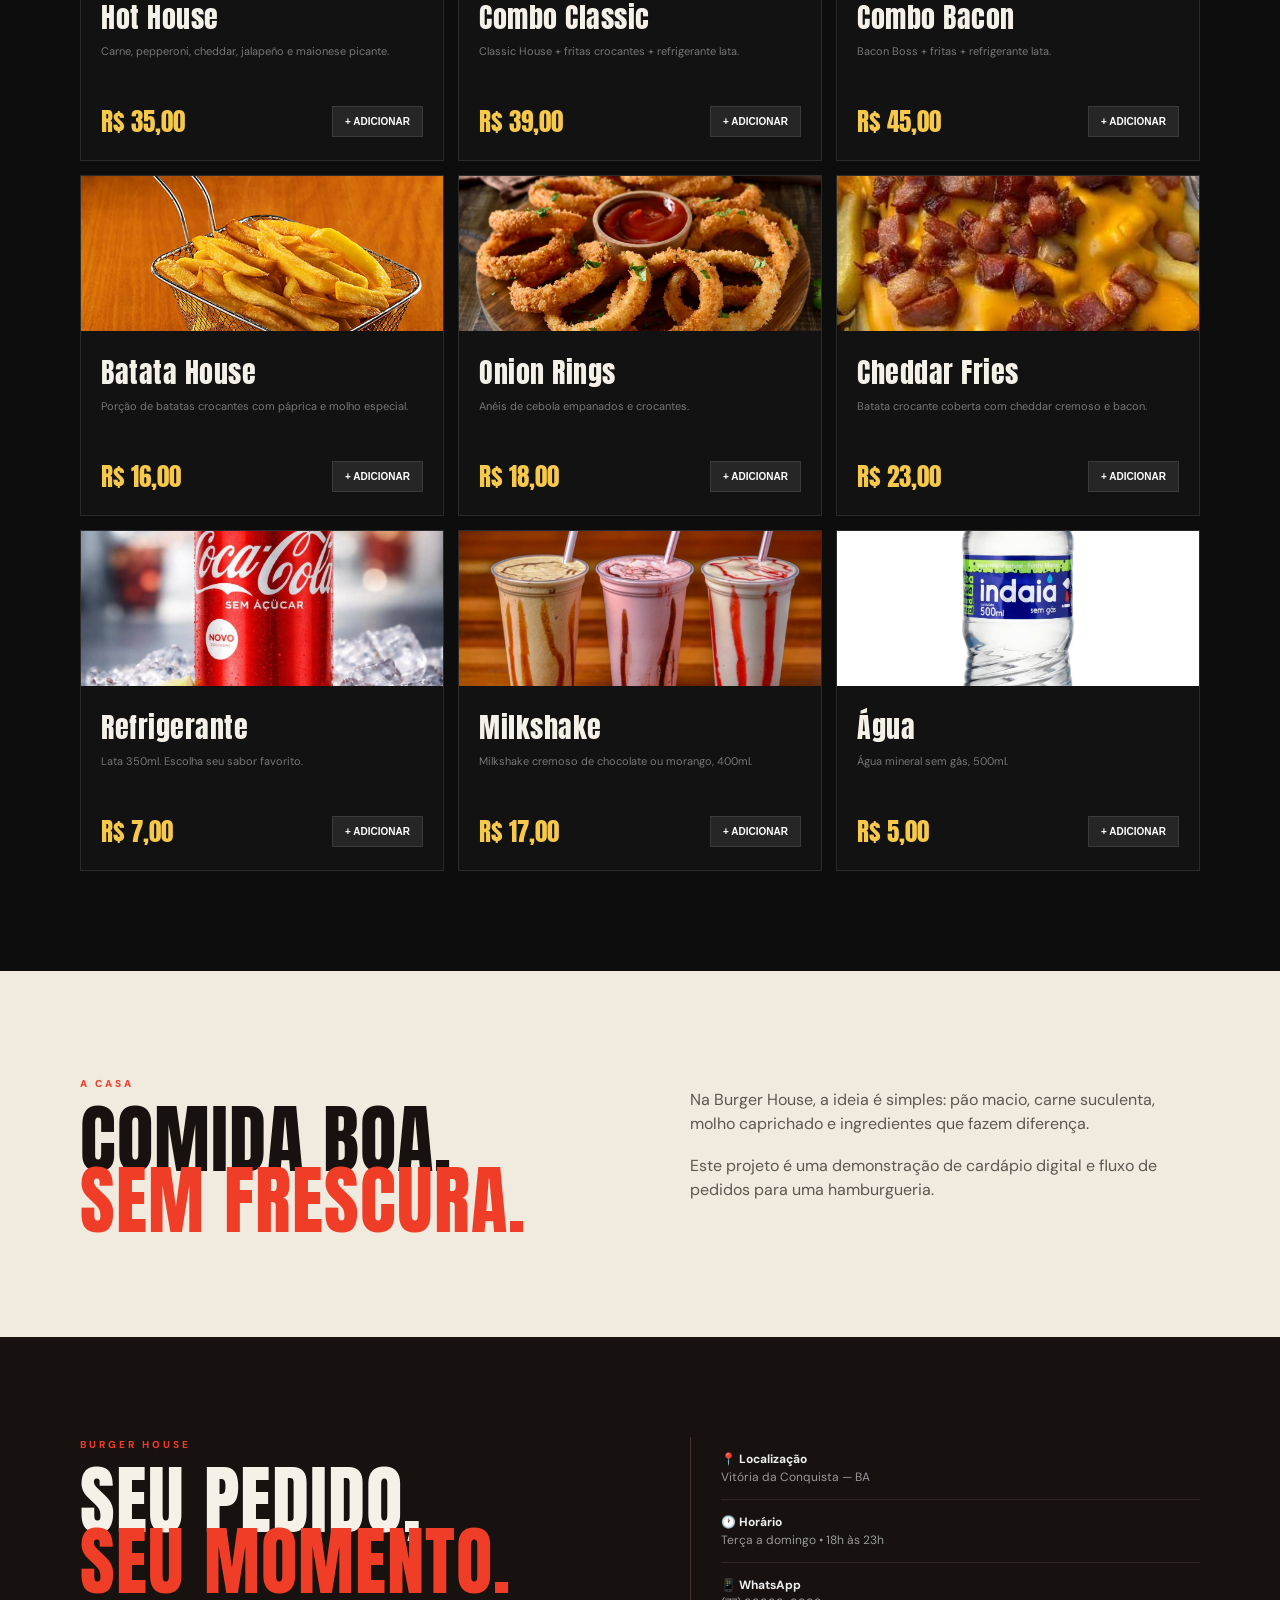
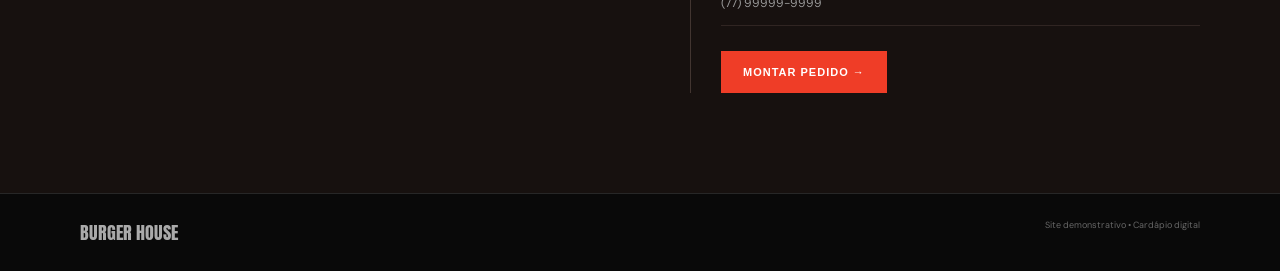
<file: burger-house/index.html>
<!DOCTYPE html>
<html lang="pt-BR">
<head>
  <meta charset="UTF-8">
  <meta name="viewport" content="width=device-width, initial-scale=1.0">
  <meta name="description" content="Burger House — cardápio digital demonstrativo.">
  <title>Burger House | Cardápio</title>
  <link rel="preconnect" href="https://fonts.googleapis.com">
  <link rel="preconnect" href="https://fonts.gstatic.com" crossorigin>
  <link href="https://fonts.googleapis.com/css2?family=Anton&family=DM+Sans:wght@400;500;600;700;800&display=swap" rel="stylesheet">
  <link rel="stylesheet" href="style.css">
</head>
<body>
<header class="header">
  <nav class="nav container">
    <a class="logo" href="#inicio"><span>BURGER</span><b>HOUSE</b></a>
    <div class="links">
      <a href="#cardapio">Cardápio</a><a href="#sobre">A casa</a><a href="#contato">Contato</a>
    </div>
    <button class="cart-button" id="openCart">🛒 <span>Meu pedido</span><b id="cartCount">0</b></button>
  </nav>
</header>

<main>
<section class="hero" id="inicio">
  <div class="hero-noise"></div>
  <div class="container hero-content">
    <p class="eyebrow">BURGERS • FRITAS • MILKSHAKES</p>
    <h1>O BURGER<br><span>DO SEU JEITO.</span></h1>
    <p>Hambúrguer artesanal, ingredientes de verdade e aquele sabor que pede mais uma mordida.</p>
    <a class="btn" href="#cardapio">Ver cardápio ↓</a>
  </div>
  <div class="hero-badge"><strong>100%</strong><span>ARTESANAL</span></div>
</section>
<div class="hamburger"> <img src="hamburger.png" alt="Hamburger"></div>
<section class="menu-section" id="cardapio">
  <div class="container">
    <div class="section-top">
      <div><p class="eyebrow">CARDÁPIO DIGITAL</p><h2>ESCOLHA<br><span>SEU FAVORITO.</span></h2></div>
      <p class="demo-label">SITE DEMONSTRATIVO<br>Preços e produtos fictícios.</p>
    </div>
    <div class="filters" id="filters">
      <button class="filter active" data-category="todos">Todos</button>
      <button class="filter" data-category="burgers">Burgers</button>
      <button class="filter" data-category="combos">Combos</button>
      <button class="filter" data-category="acompanhamentos">Acompanhamentos</button>
      <button class="filter" data-category="bebidas">Bebidas</button>
    </div>
    <div class="products" id="products"></div>
  </div>
</section>

<section class="about" id="sobre">
  <div class="container about-grid">
    <div><p class="eyebrow">A CASA</p><h2>COMIDA BOA.<br><span>SEM FRESCURA.</span></h2></div>
    <div><p>Na Burger House, a ideia é simples: pão macio, carne suculenta, molho caprichado e ingredientes que fazem diferença.</p><p>Este projeto é uma demonstração de cardápio digital e fluxo de pedidos para uma hamburgueria.</p></div>
  </div>
</section>

<section class="contact" id="contato">
  <div class="container contact-grid">
    <div><p class="eyebrow">BURGER HOUSE</p><h2>SEU PEDIDO,<br><span>SEU MOMENTO.</span></h2></div>
    <div class="contact-info"><p><b>📍 Localização</b><br>Vitória da Conquista — BA</p><p><b>🕐 Horário</b><br>Terça a domingo • 18h às 23h</p><p><b>📱 WhatsApp</b><br>(77) 99999-9999</p><button class="btn" id="contactOrder">Montar pedido →</button></div>
  </div>
</section>
</main>

<footer><div class="container"><span>BURGER HOUSE</span><small>Site demonstrativo • Cardápio digital</small></div></footer>

<div class="overlay" id="overlay"></div>
<aside class="cart" id="cart">
  <div class="cart-head"><div><span>SEU PEDIDO</span><h3>MEU CARRINHO</h3></div><button id="closeCart">×</button></div>
  <div class="cart-items" id="cartItems"><div class="empty">Seu carrinho está vazio.<br><small>Escolha um burger para começar.</small></div></div>
  <div class="cart-footer">
    <div class="subtotal"><span>Subtotal</span><strong id="cartTotal">R$ 0,00</strong></div>
    <label>Observação<textarea id="orderNote" rows="2" placeholder="Ex.: sem cebola, ponto da carne..."></textarea></label>
    <button class="btn checkout" id="checkout">Finalizar pedido <span>→</span></button>
    <small class="demo-warning">Demonstração: nenhum pedido real será enviado.</small>
  </div>
</aside>

<div class="toast" id="toast"></div>
<script src="script.js"></script>
</body>
</html>
</file>
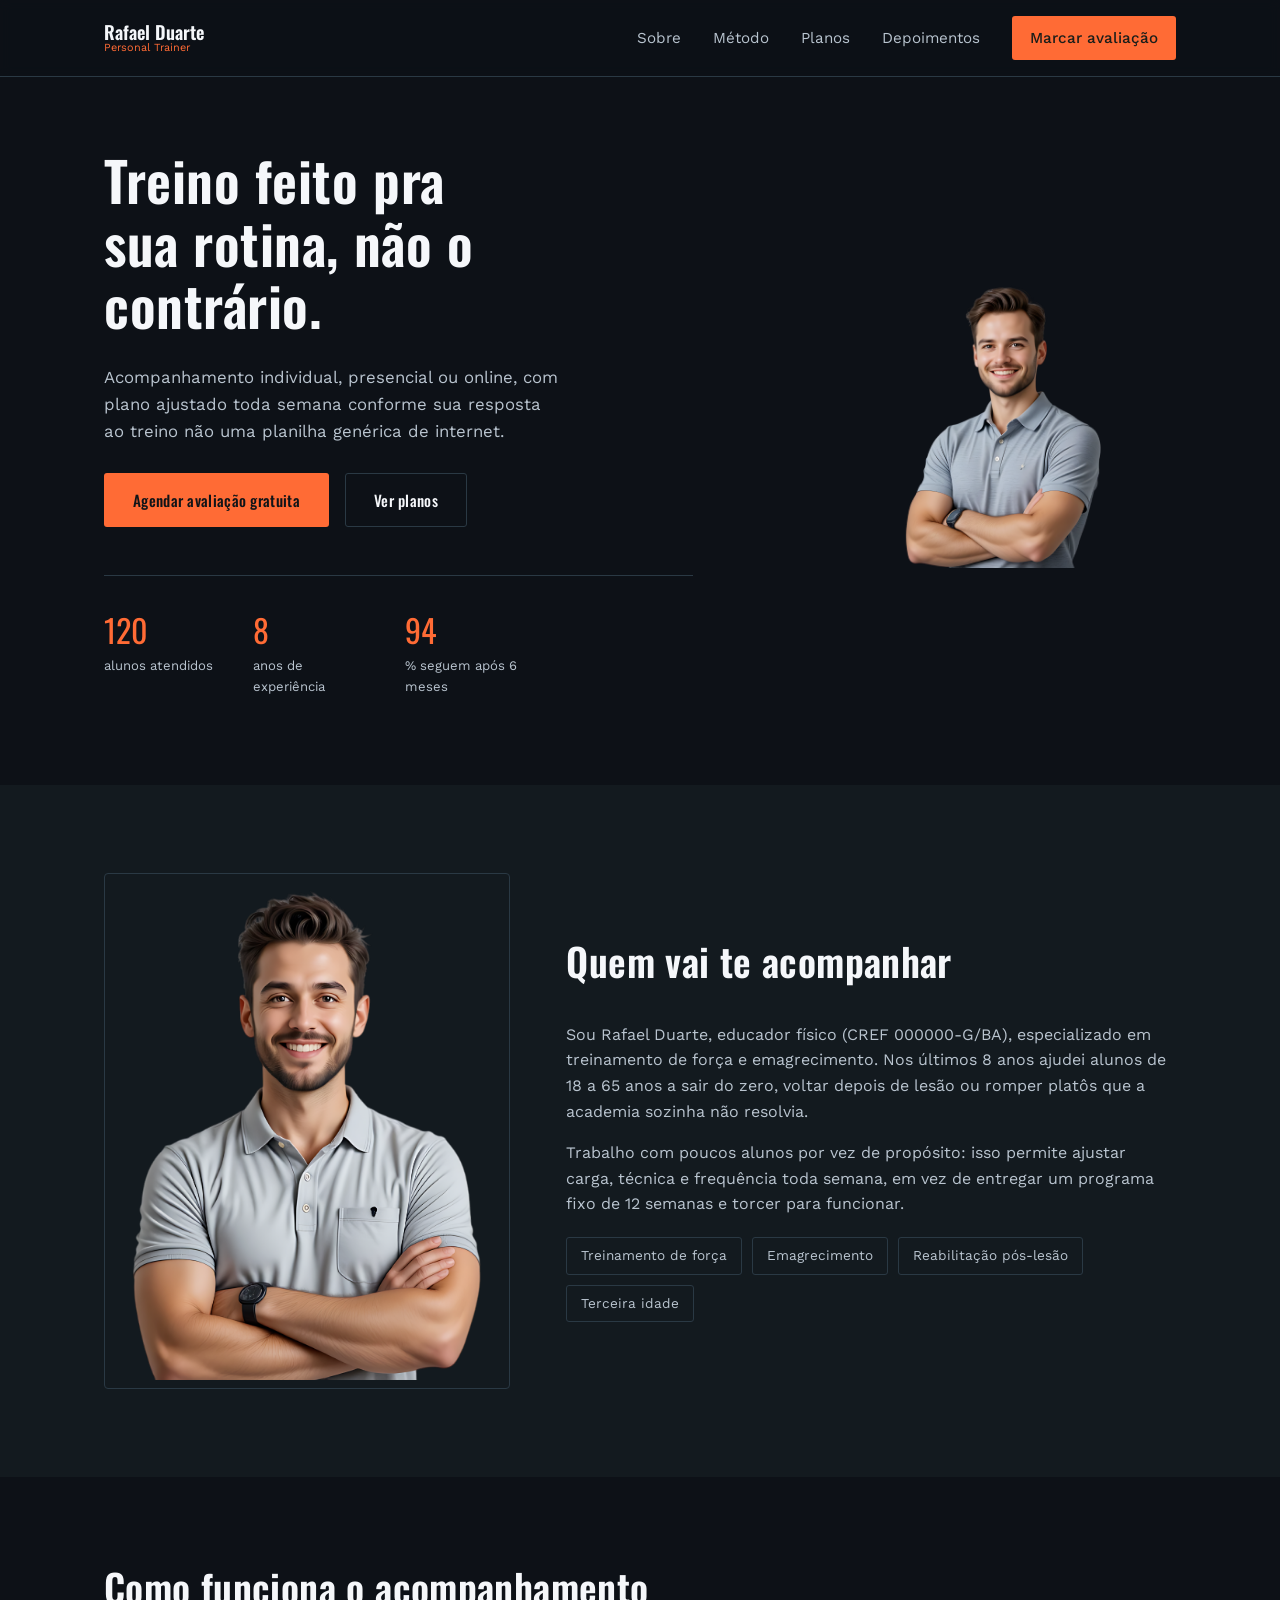
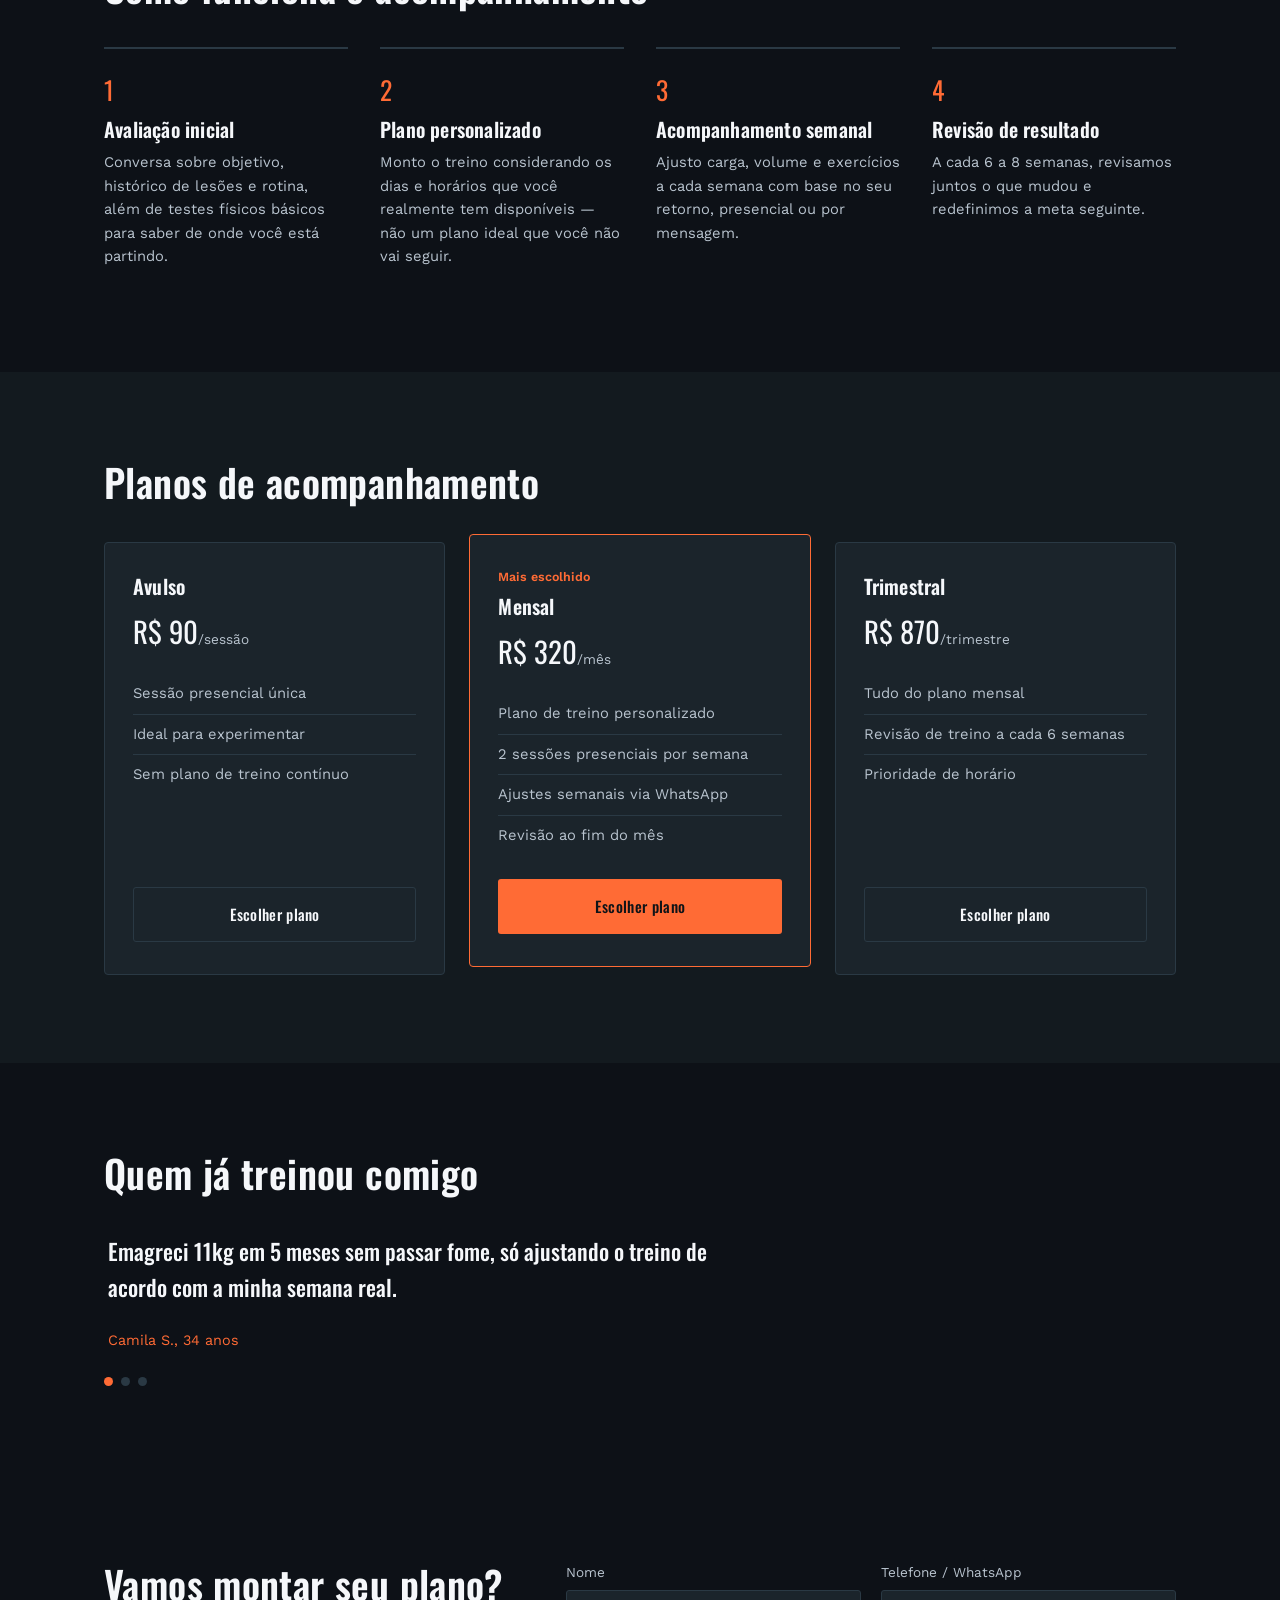
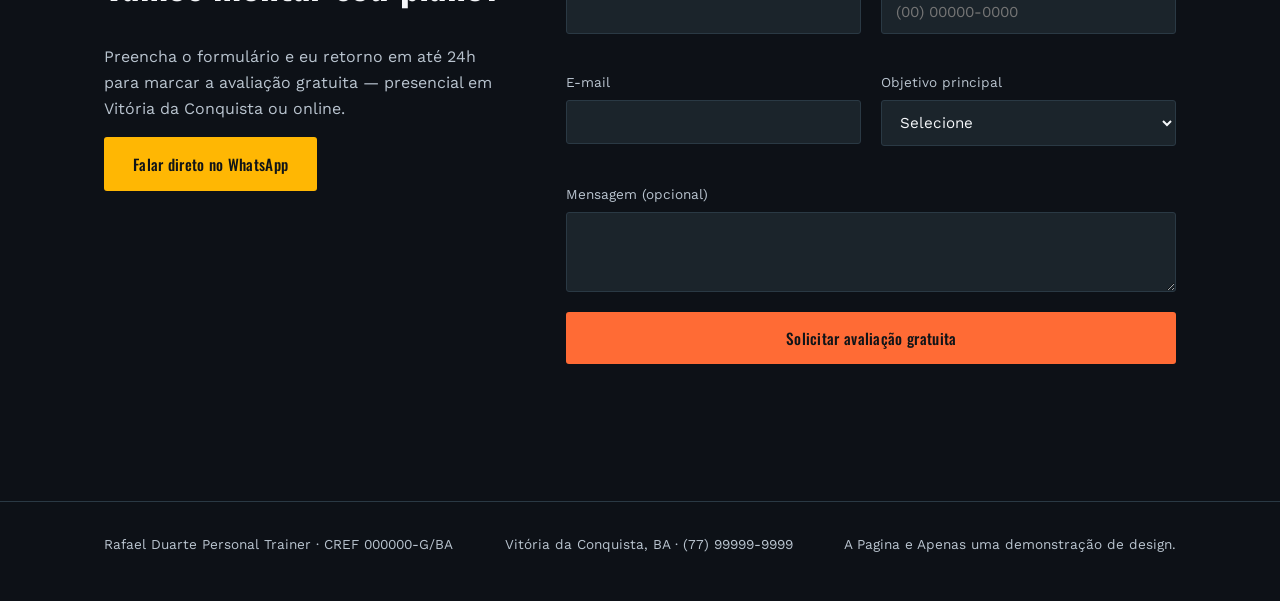
<file: projeto-mostra/index.html>
<!DOCTYPE html>
<html lang="pt-BR">
<head>
<meta charset="UTF-8">
<meta name="viewport" content="width=device-width, initial-scale=1.0">
<title>Rafael Duarte — Personal Trainer</title>
<link rel="stylesheet" href="style.css">
<link rel="preconnect" href="https://fonts.googleapis.com">
<link rel="preconnect" href="https://fonts.gstatic.com" crossorigin>
<link href="https://fonts.googleapis.com/css2?family=Oswald:wght@500;600;700&family=Work+Sans:wght@400;500;600&display=swap" rel="stylesheet">
</head>
<body>

<header class="site-header" id="topo">
  <div class="wrap header-inner">
    <a href="#topo" class="logo">Rafael Duarte<span>Personal Trainer</span></a>

    <nav class="nav" id="nav">
      <a href="#sobre">Sobre</a>
      <a href="#metodo">Método</a>
      <a href="#planos">Planos</a>
      <a href="#depoimentos">Depoimentos</a>
      <a href="#contato" class="nav-cta">Marcar avaliação</a>
    </nav>

    <button class="nav-toggle" id="navToggle" aria-label="Abrir menu" aria-expanded="false">
      <span></span><span></span><span></span>
    </button>
  </div>
</header>

<main>

  
  <section class="hero">
    <div class="wrap hero-inner">
      <div class="hero-text">
        <h1>Treino feito pra sua rotina, não o contrário.</h1>
        <p class="hero-sub">Acompanhamento individual, presencial ou online, com plano ajustado toda semana conforme sua resposta ao treino  não uma planilha genérica de internet.</p>
        <div class="hero-actions">
          <a href="#contato" class="btn btn-primary">Agendar avaliação gratuita</a>
          <a href="#planos" class="btn btn-ghost">Ver planos</a>
        </div>

        <div class="stats" id="stats">
          <div class="stat">
            <span class="stat-num" data-count="120">0</span>
            <span class="stat-label">alunos atendidos</span>
          </div>
          <div class="stat">
            <span class="stat-num" data-count="8">0</span>
            <span class="stat-label">anos de experiência</span>
          </div>
          <div class="stat">
            <span class="stat-num" data-count="94">0</span>
            <span class="stat-label">% seguem após 6 meses</span>
          </div>
        </div>
      </div>

      <div class="personal-img">
        <img src="img/personal1.png" alt="Rafael Duarte - Personal Trainer">
      </div>
    </div>
  </section>

  
  <section class="sobre" id="sobre">
    <div class="wrap sobre-inner">
      <div class="sobre-visual" aria-hidden="true">
        <div class="photo-block">
          <img src="img/personal2.png" alt="Rafael Duarte - Personal Trainer">
        </div>
      </div>
      <div class="sobre-text">
        <h2>Quem vai te acompanhar</h2>
        <p>Sou Rafael Duarte, educador físico (CREF 000000-G/BA), especializado em treinamento de força e emagrecimento. Nos últimos 8 anos ajudei alunos de 18 a 65 anos a sair do zero, voltar depois de lesão ou romper platôs que a academia sozinha não resolvia.</p>
        <p>Trabalho com poucos alunos por vez de propósito: isso permite ajustar carga, técnica e frequência toda semana, em vez de entregar um programa fixo de 12 semanas e torcer para funcionar.</p>
        <ul class="badges">
          <li>Treinamento de força</li>
          <li>Emagrecimento</li>
          <li>Reabilitação pós-lesão</li>
          <li>Terceira idade</li>
        </ul>
      </div>
    </div>
  </section>

  
  <section class="metodo" id="metodo">
    <div class="wrap">
      <h2>Como funciona o acompanhamento</h2>
      <ol class="steps">
        <li>
          <span class="step-n">1</span>
          <h3>Avaliação inicial</h3>
          <p>Conversa sobre objetivo, histórico de lesões e rotina, além de testes físicos básicos para saber de onde você está partindo.</p>
        </li>
        <li>
          <span class="step-n">2</span>
          <h3>Plano personalizado</h3>
          <p>Monto o treino considerando os dias e horários que você realmente tem disponíveis — não um plano ideal que você não vai seguir.</p>
        </li>
        <li>
          <span class="step-n">3</span>
          <h3>Acompanhamento semanal</h3>
          <p>Ajusto carga, volume e exercícios a cada semana com base no seu retorno, presencial ou por mensagem.</p>
        </li>
        <li>
          <span class="step-n">4</span>
          <h3>Revisão de resultado</h3>
          <p>A cada 6 a 8 semanas, revisamos juntos o que mudou e redefinimos a meta seguinte.</p>
        </li>
      </ol>
    </div>
  </section>

  
  <section class="planos" id="planos">
    <div class="wrap">
      <h2>Planos de acompanhamento</h2>
      <div class="plano-grid">

        <div class="plano-card">
          <h3>Avulso</h3>
          <p class="plano-preco">R$ 90<span>/sessão</span></p>
          <ul>
            <li>Sessão presencial única</li>
            <li>Ideal para experimentar</li>
            <li>Sem plano de treino contínuo</li>
          </ul>
          <a href="#contato" class="btn btn-ghost">Escolher plano</a>
        </div>

        <div class="plano-card destaque">
          <p class="plano-tag">Mais escolhido</p>
          <h3>Mensal</h3>
          <p class="plano-preco">R$ 320<span>/mês</span></p>
          <ul>
            <li>Plano de treino personalizado</li>
            <li>2 sessões presenciais por semana</li>
            <li>Ajustes semanais via WhatsApp</li>
            <li>Revisão ao fim do mês</li>
          </ul>
          <a href="#contato" class="btn btn-primary">Escolher plano</a>
        </div>

        <div class="plano-card">
          <h3>Trimestral</h3>
          <p class="plano-preco">R$ 870<span>/trimestre</span></p>
          <ul>
            <li>Tudo do plano mensal</li>
            <li>Revisão de treino a cada 6 semanas</li>
            <li>Prioridade de horário</li>
          </ul>
          <a href="#contato" class="btn btn-ghost">Escolher plano</a>
        </div>

      </div>
    </div>
  </section>

  
  <section class="depoimentos" id="depoimentos">
    <div class="wrap">
      <h2>Quem já treinou comigo</h2>
      <div class="depoimento-slider" id="slider">
        <div class="depoimento-track" id="sliderTrack">
          <blockquote class="depoimento">
            <p>Emagreci 11kg em 5 meses sem passar fome, só ajustando o treino de acordo com a minha semana real.</p>
            <cite>Camila S., 34 anos</cite>
          </blockquote>
          <blockquote class="depoimento">
            <p>Voltei a treinar depois de uma cirurgia no joelho e fui acompanhado de perto em cada etapa, sem pressa e sem medo.</p>
            <cite>Marcos T., 52 anos</cite>
          </blockquote>
          <blockquote class="depoimento">
            <p>O que mudou pra mim foi ter alguém revendo o plano toda semana. Antes eu travava o progresso e nem sabia por quê.</p>
            <cite>Beatriz L., 27 anos</cite>
          </blockquote>
        </div>
        <div class="slider-dots" id="sliderDots"></div>
      </div>
    </div>
  </section>

  
  <section class="contato" id="contato">
    <div class="wrap contato-inner">
      <div class="contato-info">
        <h2>Vamos montar seu plano?</h2>
        <p>Preencha o formulário e eu retorno em até 24h para marcar a avaliação gratuita — presencial em Vitória da Conquista ou online.</p>
        <a href="https://wa.me/5577999999999" class="btn btn-whats" target="_blank" rel="noopener">Falar direto no WhatsApp</a>
      </div>

      <form class="form" id="contatoForm" novalidate>
        <div class="field">
          <label for="nome">Nome</label>
          <input type="text" id="nome" name="nome" autocomplete="name">
          <span class="error" id="erro-nome"></span>
        </div>

        <div class="field">
          <label for="telefone">Telefone / WhatsApp</label>
          <input type="tel" id="telefone" name="telefone" placeholder="(00) 00000-0000" autocomplete="tel">
          <span class="error" id="erro-telefone"></span>
        </div>

        <div class="field">
          <label for="email">E-mail</label>
          <input type="email" id="email" name="email" autocomplete="email">
          <span class="error" id="erro-email"></span>
        </div>

        <div class="field">
          <label for="objetivo">Objetivo principal</label>
          <select id="objetivo" name="objetivo">
            <option value="">Selecione</option>
            <option value="emagrecimento">Emagrecimento</option>
            <option value="forca">Ganho de força / massa</option>
            <option value="reabilitacao">Reabilitação pós-lesão</option>
            <option value="condicionamento">Condicionamento geral</option>
          </select>
          <span class="error" id="erro-objetivo"></span>
        </div>

        <div class="field field-full">
          <label for="mensagem">Mensagem (opcional)</label>
          <textarea id="mensagem" name="mensagem" rows="3"></textarea>
        </div>

        <button type="submit" class="btn btn-primary field-full">Solicitar avaliação gratuita</button>
        <p class="form-success" id="formSuccess" role="status"></p>
      </form>
    </div>
  </section>

</main>

<footer class="site-footer">
  <div class="wrap footer-inner">
    <p>Rafael Duarte   Personal Trainer · CREF 000000-G/BA</p>
    <p>Vitória da Conquista, BA · (77) 99999-9999</p>
    <p>A Pagina e Apenas uma demonstração de design.</p>
  </div>
</footer>

<script src="script.js"></script>
</body>
</html>
</file>
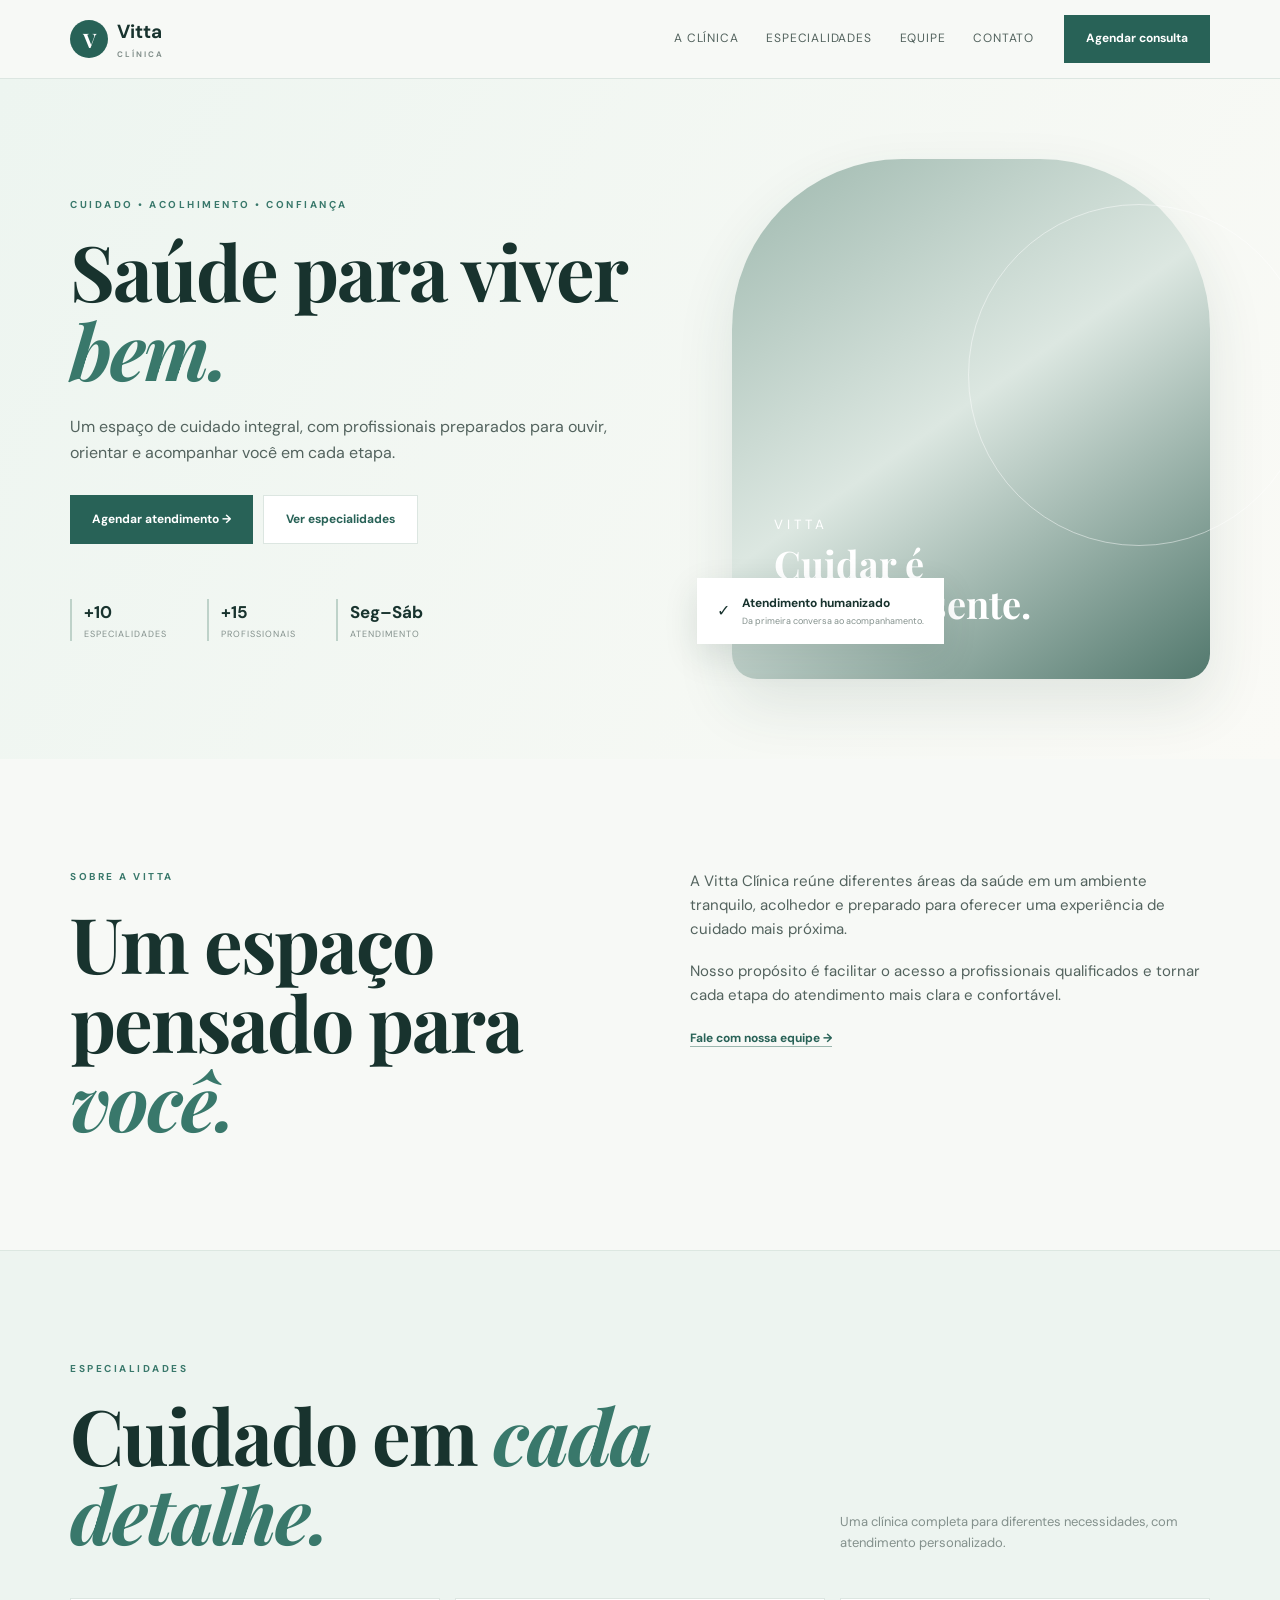
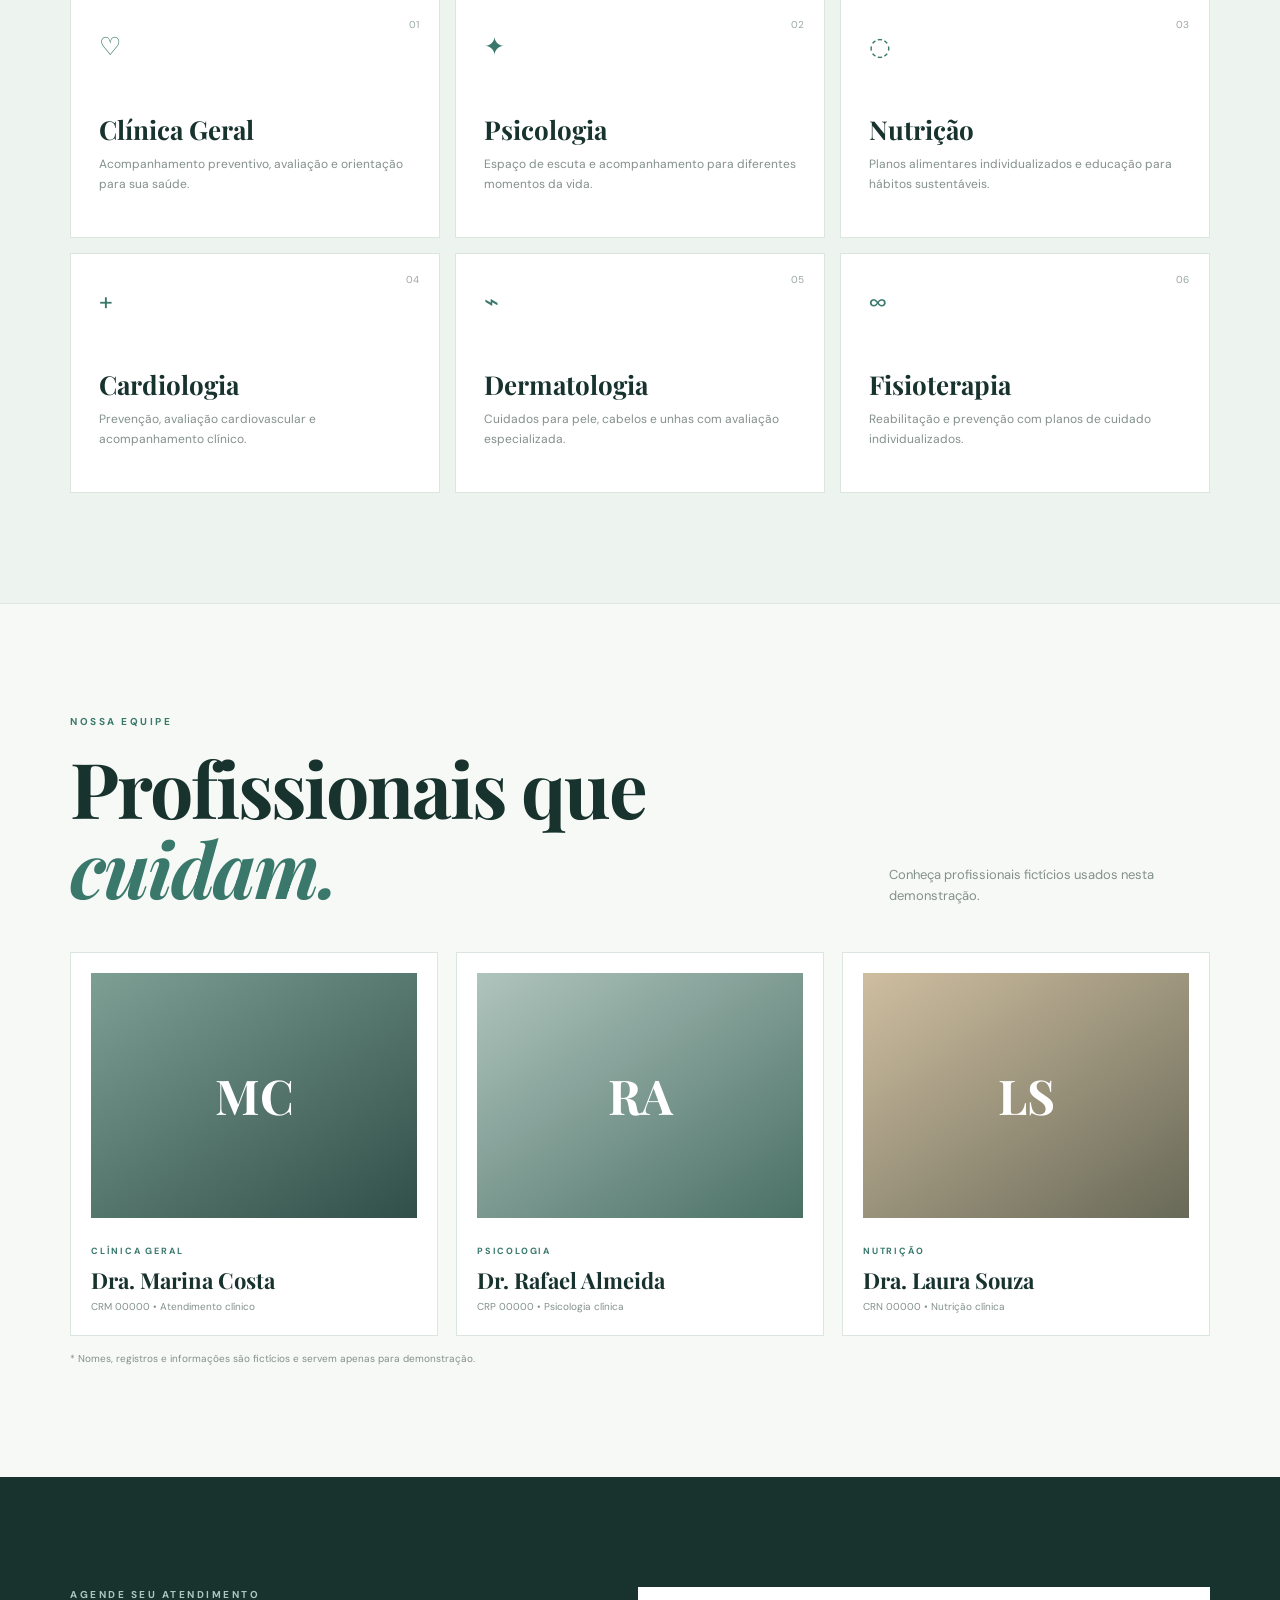
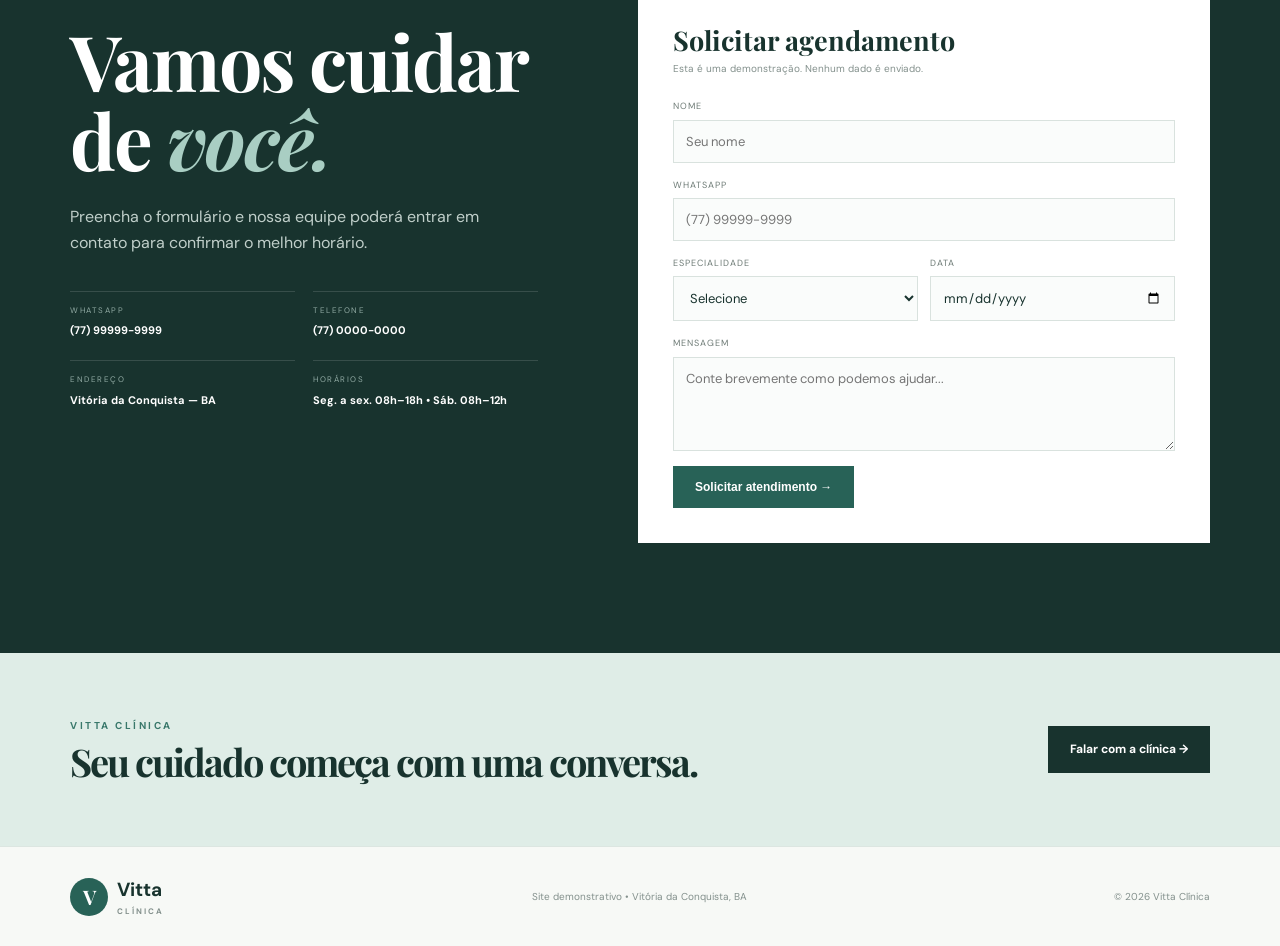
<file: vitta clinica/index.html>
<!DOCTYPE html>
<html lang="pt-BR">
<head>
<meta charset="UTF-8"><meta name="viewport" content="width=device-width, initial-scale=1.0">
<title>Vitta Clínica | Cuidado que acolhe</title>
<meta name="description" content="Vitta Clínica — especialidades, equipe e canais de atendimento.">
<link rel="preconnect" href="https://fonts.googleapis.com"><link rel="preconnect" href="https://fonts.gstatic.com" crossorigin>
<link href="https://fonts.googleapis.com/css2?family=DM+Sans:wght@400;500;600;700&family=Playfair+Display:wght@600;700&display=swap" rel="stylesheet">
<link rel="stylesheet" href="style.css">
</head>
<body>
<header><nav class="nav container">
<a class="brand" href="#inicio"><b>V</b><span>Vitta<small>CLÍNICA</small></span></a>
<button class="menu" aria-label="Menu">☰</button>
<div class="links"><a href="#sobre">A clínica</a><a href="#especialidades">Especialidades</a><a href="#equipe">Equipe</a><a href="#contato">Contato</a></div>
<a class="btn top" href="#contato">Agendar consulta</a>
</nav></header>

<main>
<section class="hero" id="inicio"><div class="container hero-grid">
<div><p class="eyebrow">CUIDADO • ACOLHIMENTO • CONFIANÇA</p>
<h1>Saúde para viver <em>bem.</em></h1>
<p class="lead">Um espaço de cuidado integral, com profissionais preparados para ouvir, orientar e acompanhar você em cada etapa.</p>
<div class="actions"><a class="btn" href="#contato">Agendar atendimento →</a><a class="btn outline" href="#especialidades">Ver especialidades</a></div>
<div class="numbers"><div><b>+10</b><small>especialidades</small></div><div><b>+15</b><small>profissionais</small></div><div><b>Seg–Sáb</b><small>atendimento</small></div></div>
</div>
<div class="hero-art"><div class="art-text"><small>VITTA</small><strong>Cuidar é<br>estar presente.</strong></div><div class="float">✓ <span><b>Atendimento humanizado</b><small>Da primeira conversa ao acompanhamento.</small></span></div></div>
</div></section>

<section class="section" id="sobre"><div class="container split">
<div><p class="eyebrow">SOBRE A VITTA</p><h2>Um espaço pensado para <em>você.</em></h2></div>
<div class="copy"><p>A Vitta Clínica reúne diferentes áreas da saúde em um ambiente tranquilo, acolhedor e preparado para oferecer uma experiência de cuidado mais próxima.</p><p>Nosso propósito é facilitar o acesso a profissionais qualificados e tornar cada etapa do atendimento mais clara e confortável.</p><a class="textlink" href="#contato">Fale com nossa equipe →</a></div>
</div></section>

<section class="section specialties" id="especialidades"><div class="container">
<div class="heading"><div><p class="eyebrow">ESPECIALIDADES</p><h2>Cuidado em <em>cada detalhe.</em></h2></div><p>Uma clínica completa para diferentes necessidades, com atendimento personalizado.</p></div>
<div class="cards">
<article><i>♡</i><small>01</small><h3>Clínica Geral</h3><p>Acompanhamento preventivo, avaliação e orientação para sua saúde.</p></article>
<article><i>✦</i><small>02</small><h3>Psicologia</h3><p>Espaço de escuta e acompanhamento para diferentes momentos da vida.</p></article>
<article><i>◌</i><small>03</small><h3>Nutrição</h3><p>Planos alimentares individualizados e educação para hábitos sustentáveis.</p></article>
<article><i>+</i><small>04</small><h3>Cardiologia</h3><p>Prevenção, avaliação cardiovascular e acompanhamento clínico.</p></article>
<article><i>⌁</i><small>05</small><h3>Dermatologia</h3><p>Cuidados para pele, cabelos e unhas com avaliação especializada.</p></article>
<article><i>∞</i><small>06</small><h3>Fisioterapia</h3><p>Reabilitação e prevenção com planos de cuidado individualizados.</p></article>
</div></div></section>

<section class="section" id="equipe"><div class="container">
<div class="heading"><div><p class="eyebrow">NOSSA EQUIPE</p><h2>Profissionais que <em>cuidam.</em></h2></div><p>Conheça profissionais fictícios usados nesta demonstração.</p></div>
<div class="team"><article><div class="avatar a">MC</div><b>CLÍNICA GERAL</b><h3>Dra. Marina Costa</h3><p>CRM 00000 • Atendimento clínico</p></article>
<article><div class="avatar b">RA</div><b>PSICOLOGIA</b><h3>Dr. Rafael Almeida</h3><p>CRP 00000 • Psicologia clínica</p></article>
<article><div class="avatar c">LS</div><b>NUTRIÇÃO</b><h3>Dra. Laura Souza</h3><p>CRN 00000 • Nutrição clínica</p></article></div>
<p class="note">* Nomes, registros e informações são fictícios e servem apenas para demonstração.</p>
</div></section>

<section class="appointment" id="contato"><div class="container appoint-grid">
<div><p class="eyebrow">AGENDE SEU ATENDIMENTO</p><h2>Vamos cuidar de <em>você.</em></h2><p class="desc">Preencha o formulário e nossa equipe poderá entrar em contato para confirmar o melhor horário.</p>
<div class="contact"><div><small>WHATSAPP</small><b>(77) 99999-9999</b></div><div><small>TELEFONE</small><b>(77) 0000-0000</b></div><div><small>ENDEREÇO</small><b>Vitória da Conquista — BA</b></div><div><small>HORÁRIOS</small><b>Seg. a sex. 08h–18h • Sáb. 08h–12h</b></div></div></div>
<form id="form"><h3>Solicitar agendamento</h3><p>Esta é uma demonstração. Nenhum dado é enviado.</p>
<label>Nome<input id="name" required placeholder="Seu nome"></label><label>WhatsApp<input required placeholder="(77) 99999-9999"></label>
<div class="row"><label>Especialidade<select id="specialty" required><option value="">Selecione</option><option>Clínica Geral</option><option>Psicologia</option><option>Nutrição</option><option>Cardiologia</option><option>Dermatologia</option><option>Fisioterapia</option></select></label><label>Data<input id="date" type="date" required></label></div>
<label>Mensagem<textarea rows="4" placeholder="Conte brevemente como podemos ajudar..."></textarea></label><button class="btn" type="submit">Solicitar atendimento →</button>
</form></div></section>

<section class="cta"><div class="container"><div><p class="eyebrow">VITTA CLÍNICA</p><h2>Seu cuidado começa com uma conversa.</h2></div><a class="btn dark" href="#contato">Falar com a clínica →</a></div></section>
</main>
<footer><div class="container"><a class="brand" href="#inicio"><b>V</b><span>Vitta<small>CLÍNICA</small></span></a><p>Site demonstrativo • Vitória da Conquista, BA</p><p>© 2026 Vitta Clínica</p></div></footer>
<div id="toast"></div><script src="script.js"></script>
</body></html>
</file>
<file: css/style.css>
:root {
  --bg: #08090b;
  --bg2: #101216;
  --card: #14171c;
  --tx: #f5f7fa;
  --tx2: #8b919c;
  --ac: #4f8cff;
  --bd: rgba(255, 255, 255, 0.08);
  --pt: env(safe-area-inset-top, 0px);
  --pb: env(safe-area-inset-bottom, 0px);
}

* {
  box-sizing: border-box;
  margin: 0;
}

.ft{
  display: none; /*mudar quando tiver um projeto melhor para o footer*/
}

html {
  scroll-behavior: smooth;
  scroll-padding-top: 80px;
  height: 100%;
}

body {
  background: var(--bg);
  color: var(--tx);
  font: 400 16px/1.65 Inter, system-ui, sans-serif;
  overflow-x: hidden;
  padding-bottom: var(--pb);
}

h1,
h2,
h3,
.logo {
  font-family: 'Space Grotesk', Inter, sans-serif;
  letter-spacing: -0.02em;
  line-height: 1.08;
}

a {
  color: inherit;
  text-decoration: none;
}

:focus-visible {
  outline: 2px solid var(--ac);
  outline-offset: 3px;
}

.wrap {
  max-width: 1160px;
  margin: 0 auto;
  padding: 0 24px;
}

section {
  padding: 110px 0;
}

h2 {
  font-size: clamp(2rem, 4.5vw, 3.2rem);
  margin-bottom: 16px;
}

.sub {
  color: var(--tx2);
  max-width: 520px;
  margin-bottom: 48px;
}

.mono {
  font: 500 0.78rem 'Courier New', monospace;
  color: var(--tx2);
}

.mono b {
  color: var(--ac);
  font-weight: 500;
}

.ul {
  position: relative;
}

.ul:after {
  content: "";
  position: absolute;
  left: 0;
  bottom: -3px;
  height: 1px;
  width: 100%;
  background: var(--ac);
  transform: scaleX(0);
  transform-origin: left;
  transition: transform 0.3s;
}

.ul:hover:after {
  transform: scaleX(1);
}

.btn {
  display: inline-flex;
  justify-content: center;
  align-items: center;
  padding: 13px 24px;
  border-radius: 10px;
  font-weight: 500;
  font-size: 0.95rem;
  border: 1px solid var(--bd);
  transition: 0.25s;
  cursor: pointer;
  background: none;
  color: var(--tx);
  font-family: inherit;
}

.btn:hover {
  border-color: rgba(255, 255, 255, 0.25);
  transform: translateY(-2px);
}

.btn.p {
  background: var(--ac);
  border-color: var(--ac);
  color: #06080c;
}

.btn.p:hover {
  box-shadow: 0 8px 28px rgba(79, 140, 255, 0.3);
}

nav {
  position: fixed;
  inset: 0 0 auto;
  z-index: 50;
  padding-top: var(--pt);
  transition: 0.3s;
}

nav.s {
  background: rgba(8, 9, 11, 0.72);
  backdrop-filter: blur(14px);
  -webkit-backdrop-filter: blur(14px);
  border-bottom: 1px solid var(--bd);
}

.nb {
  display: flex;
  align-items: center;
  justify-content: space-between;
  height: 68px;
}

.logo {
  font-weight: 700;
  font-size: 1.15rem;
}

.logo i {
  color: var(--ac);
  font-style: normal;
}

.links {
  display: flex;
  gap: 30px;
  font-size: 0.9rem;
  color: var(--tx2);
}

.links a:hover {
  color: var(--tx);
}

.burger {
  display: none;
  background: none;
  border: 0;
  width: 40px;
  height: 40px;
  cursor: pointer;
  position: relative;
}

.burger span {
  position: absolute;
  left: 9px;
  right: 9px;
  height: 2px;
  background: var(--tx);
  transition: 0.3s;
}

.burger span:nth-child(1) {
  top: 14px;
}

.burger span:nth-child(2) {
  top: 24px;
}

.open .burger span:nth-child(1) {
  top: 19px;
  transform: rotate(45deg);
}

.open .burger span:nth-child(2) {
  top: 19px;
  transform: rotate(-45deg);
}

.hero {
  min-height: 100svh;
  display: flex;
  align-items: center;
  padding: 120px 0 70px;
  position: relative;
  background: radial-gradient(60% 50% at 80% 30%, rgba(79, 140, 255, 0.12), transparent 70%);
}

.hg {
  display: grid;
  grid-template-columns: 1.05fr 0.95fr;
  gap: 56px;
  align-items: center;
}

.hero h1 {
  font-size: clamp(2.05rem, 8.5vw, 4.6rem);
  margin: 18px 0 22px;
}

.hero h1 em {
  font-style: normal;
  color: var(--ac);
}

.hero p.l {
  color: var(--tx2);
  max-width: 460px;
  margin-bottom: 30px;
}

.cta {
  display: flex;
  gap: 12px;
  flex-wrap: wrap;
  margin-bottom: 26px;
}

.st {
  display: flex;
  align-items: center;
  gap: 10px;
  font-size: 0.85rem;
  color: var(--tx2);
}

.dot {
  width: 8px;
  height: 8px;
  border-radius: 50%;
  background: #3ddc84;
  box-shadow: 0 0 0 4px rgba(61, 220, 132, 0.15);
}

.win {
  background: rgba(20, 23, 28, 0.8);
  border: 1px solid var(--bd);
  border-radius: 14px;
  backdrop-filter: blur(10px);
  box-shadow: 0 30px 80px rgba(0, 0, 0, 0.5);
  overflow: hidden;
  transition: transform 0.2s;
}

.wb {
  display: flex;
  align-items: center;
  gap: 7px;
  padding: 13px 16px;
  border-bottom: 1px solid var(--bd);
}

.wb i {
  width: 10px;
  height: 10px;
  border-radius: 50%;
  background: #2a2e36;
}

.wb .mono {
  margin-left: auto;
}

.code {
  padding: 22px;
  font: 0.85rem/1.9 'Courier New', monospace;
  color: var(--tx2);
}

.code .k {
  color: var(--ac);
}

.code .s {
  color: #9fd0ff;
}

.code .c {
  color: #555c68;
}

.caret {
  display: inline-block;
  width: 8px;
  height: 1em;
  background: var(--ac);
  vertical-align: -2px;
  animation: bl 1.1s steps(1) infinite;
}

@keyframes bl {
  50% {
    opacity: 0;
  }
}

.term {
  border-top: 1px solid var(--bd);
  padding: 14px 22px;
  font: 0.8rem 'Courier New', monospace;
  color: var(--tx2);
  background: rgba(0, 0, 0, 0.25);
}

.term b {
  color: #3ddc84;
  font-weight: 500;
}

.mq {
  border-block: 1px solid var(--bd);
  overflow: hidden;
  padding: 20px 0;
  background: var(--bg2);
}

.mt {
  display: flex;
  width: max-content;
  gap: 48px;
  animation: mv 40s linear infinite;
  color: var(--tx2);
  font-family: 'Space Grotesk', sans-serif;
  font-size: 1.05rem;
  white-space: nowrap;
}

.mt span:after {
  content: '•';
  margin-left: 48px;
  color: var(--ac);
}

@keyframes mv {
  to {
    transform: translateX(-50%);
  }
}

.ag {
  display: grid;
  grid-template-columns: 1fr 1fr;
  gap: 64px;
  align-items: center;
}

.ag p {
  color: var(--tx2);
  margin-bottom: 16px;
  max-width: 520px;
}

.nums {
  display: flex;
  gap: 36px;
  margin-top: 32px;
  flex-wrap: wrap;
}

.nums b {
  display: block;
  font: 600 2rem 'Space Grotesk', sans-serif;
}

.nums span {
  font-size: 0.82rem;
  color: var(--tx2);
}

.ph {
  aspect-ratio: 4/5;
  border: 1px dashed rgba(255, 255, 255, 0.16);
  border-radius: 18px;
  display: grid;
  place-items: center;
  background: linear-gradient(160deg, var(--card), var(--bg2));
  color: var(--tx2);
  font-family: 'Courier New', monospace;
  font-size: 0.9rem;
  max-width: 400px;
  margin-left: auto;
  width: 100%;
}

.pg {
  display: grid;
  grid-template-columns: repeat(3, 1fr);
  gap: 22px;
}

.pc {
  background: var(--card);
  border: 1px solid var(--bd);
  border-radius: 16px;
  overflow: hidden;
  transition: transform 0.35s, border-color 0.35s;
  display: flex;
  flex-direction: column;
}

.pc:hover {
  transform: translateY(-6px);
  border-color: rgba(79, 140, 255, 0.4);
}

.pi {
  aspect-ratio: 16/10;
  overflow: hidden;
  background: var(--bg2);
}

.pi div {
  width: 100%;
  height: 100%;
  transition: transform 0.6s;
  padding: 16px;
  display: flex;
  flex-direction: column;
  gap: 8px;
}

.pc:hover .pi div {
  transform: scale(1.06);
}

.pi i {
  display: block;
  height: 8px;
  border-radius: 4px;
  background: rgba(255, 255, 255, 0.12);
}

.pi i:has(img) {
  height: clamp(64px, 8vw, 96px);
  overflow: hidden;
  background: var(--bg2);
}

.pi i img {
  display: block;
  width: 100%;
  height: 100%;
  object-fit: cover;
  object-position: center;
  border-radius: inherit;
}

.pi i.a {
  background: #51545952;
  width: 40%;
  height: 14px;
  margin-top: auto;
}

.pb {
  padding: 22px;
  display: flex;
  flex-direction: column;
  gap: 10px;
  flex: 1;
}

.pb h3 {
  font-size: 1.3rem;
}

.pb p {
  color: var(--tx2);
  font-size: 0.92rem;
}

.tags {
  font-size: 0.78rem;
  color: var(--tx2);
}

.pa {
  display: flex;
  gap: 10px;
  margin-top: auto;
  padding-top: 8px;
  opacity: 0.55;
  transition: 0.3s;
}

.pc:hover .pa,
.pc:focus-within .pa {
  opacity: 1;
}

.pa .btn {
  padding: 9px 16px;
  font-size: 0.85rem;
}

.ft {
  background: var(--bg2);
  border-block: 1px solid var(--bd);
}

.fg {
  display: grid;
  grid-template-columns: 1.2fr 1fr;
  gap: 56px;
  align-items: center;
  margin-top: 40px;
}

.fm {
  border: 1px solid var(--bd);
  border-radius: 14px;
  background: var(--card);
  overflow: hidden;
  box-shadow: 0 30px 80px rgba(0, 0, 0, 0.4);
}

.fm .wb {
  background: var(--bg2);
}

.fb {
  aspect-ratio: 16/10;
  padding: 26px;
  display: grid;
  grid-template-columns: 1fr 1fr;
  gap: 14px;
  align-content: center;
  background: radial-gradient(70% 70% at 30% 20%, rgba(79, 140, 255, 0.18), transparent);
}

.fb i {
  height: 10px;
  border-radius: 5px;
  background: rgba(255, 255, 255, 0.12);
  display: block;
  margin-bottom: 10px;
}

.fb .big {
  grid-row: span 3;
  background: rgba(79, 140, 255, 0.16);
  border: 1px solid rgba(79, 140, 255, 0.3);
  border-radius: 10px;
  height: 100%;
  min-height: 120px;
}

.fi h3 {
  font-size: 1.7rem;
  margin-bottom: 10px;
}

.fi dl {
  margin: 20px 0 26px;
}

.fi dt {
  font-size: 0.8rem;
  color: var(--ac);
  margin-top: 14px;
}

.fi dd {
  color: var(--tx2);
  font-size: 0.95rem;
}

.sg {
  display: grid;
  grid-template-columns: repeat(4, 1fr);
  gap: 20px;
}

.sc {
  padding: 28px;
  background: var(--card);
  border: 1px solid var(--bd);
  border-radius: 16px;
  transition: 0.3s;
}

.sc:hover {
  border-color: rgba(79, 140, 255, 0.4);
}

.sc svg {
  width: 28px;
  height: 28px;
  stroke: var(--ac);
  fill: none;
  stroke-width: 1.5;
  stroke-linecap: round;
  stroke-linejoin: round;
  margin-bottom: 22px;
}

.sc h3 {
  font-size: 1.15rem;
  margin-bottom: 8px;
}

.sc p {
  color: var(--tx2);
  font-size: 0.92rem;
}

.ps {
  display: grid;
  grid-template-columns: repeat(4, 1fr);
  gap: 24px;
  position: relative;
  margin-top: 48px;
}

.ps:before {
  content: "";
  position: absolute;
  top: 19px;
  left: 0;
  right: 0;
  height: 1px;
  background: linear-gradient(90deg, var(--ac), var(--bd));
}

.step {
  position: relative;
}

.step .n {
  width: 38px;
  height: 38px;
  border-radius: 50%;
  background: var(--bg);
  border: 1px solid var(--ac);
  display: grid;
  place-items: center;
  font: 0.8rem 'Courier New', monospace;
  color: var(--ac);
  margin-bottom: 22px;
  position: relative;
}

.step h3 {
  font-size: 1.15rem;
  margin-bottom: 8px;
}

.step p {
  color: var(--tx2);
  font-size: 0.92rem;
}

.tg {
  display: grid;
  grid-template-columns: repeat(4, 1fr);
  gap: 14px;
}

.tl {
  padding: 22px;
  border: 1px solid var(--bd);
  border-radius: 12px;
  background: var(--card);
  font-family: 'Space Grotesk', sans-serif;
  font-weight: 500;
  display: flex;
  align-items: center;
  gap: 12px;
  transition: 0.25s;
}

.tl:hover {
  border-color: rgba(79, 140, 255, 0.4);
  transform: translateY(-3px);
}

.tl:before {
  content: "";
  width: 8px;
  height: 8px;
  border-radius: 2px;
  background: var(--ac);
}

.tl.soon {
  border-style: dashed;
  color: var(--tx2);
  background: none;
}

.tl.soon:before {
  background: var(--tx2);
  opacity: 0.4;
}

.bc {
  background: linear-gradient(180deg, var(--bg2), #0c1424);
  text-align: center;
  border-block: 1px solid var(--bd);
}

.bc h2 {
  font-size: clamp(2.2rem, 5.5vw, 4rem);
}

.bc h2 span {
  color: var(--ac);
}

.bc p {
  color: var(--tx2);
  margin: 0 auto 32px;
  max-width: 440px;
}

.bc .cta {
  justify-content: center;
  margin: 0;
}

.cg {
  display: grid;
  grid-template-columns: 0.9fr 1.1fr;
  gap: 64px;
}

.ci div {
  margin-bottom: 26px;
}

.ci small {
  display: block;
  color: var(--tx2);
  font-size: 0.8rem;
}

.ci a,
.ci span {
  font-size: 1.05rem;
  overflow-wrap: anywhere;
}

form {
  display: grid;
  gap: 16px;
}

.fr {
  display: grid;
  grid-template-columns: 1fr 1fr;
  gap: 16px;
}

label {
  display: grid;
  gap: 7px;
  font-size: 0.85rem;
  color: var(--tx2);
}

input,
textarea {
  width: 100%;
  background: var(--card);
  border: 1px solid var(--bd);
  border-radius: 10px;
  padding: 13px 15px;
  color: var(--tx);
  font: inherit;
  font-size: 1rem;
}

input:focus,
textarea:focus {
  outline: none;
  border-color: var(--ac);
  box-shadow: 0 0 0 3px rgba(79, 140, 255, 0.15);
}

textarea {
  min-height: 130px;
  resize: vertical;
}

#ok {
  color: #3ddc84;
  font-size: 0.9rem;
  min-height: 1.4em;
}

footer {
  border-top: 1px solid var(--bd);
  padding: 56px 0 40px;
}

.fo {
  display: flex;
  justify-content: space-between;
  gap: 32px;
  flex-wrap: wrap;
}

.fo p {
  color: var(--tx2);
  font-size: 0.9rem;
}

.fl {
  display: flex;
  gap: 22px;
  flex-wrap: wrap;
  color: var(--tx2);
  font-size: 0.9rem;
}

.fl a:hover {
  color: var(--tx);
}

.cp {
  margin-top: 40px;
  padding-top: 24px;
  border-top: 1px solid var(--bd);
  display: flex;
  justify-content: space-between;
  flex-wrap: wrap;
  gap: 8px;
}

.rv {
  opacity: 0;
  transform: translateY(22px);
  transition: opacity 0.8s, transform 0.8s;
}

.rv.in {
  opacity: 1;
  transform: none;
}

@media (max-width: 960px) {
  .links,
  .nav-cta {
    display: none;
  }

  .burger {
    display: block;
  }

  .open .links {
    display: flex;
    flex-direction: column;
    position: absolute;
    top: calc(68px + var(--pt));
    left: 0;
    right: 0;
    background: rgba(8, 9, 11, 0.96);
    backdrop-filter: blur(14px);
    padding: 12px 24px 24px;
    gap: 0;
    border-bottom: 1px solid var(--bd);
  }

  .open .links a {
    padding: 14px 0;
    border-bottom: 1px solid var(--bd);
    font-size: 1.05rem;
  }

  section {
    padding: 80px 0;
  }

  .hg,
  .ag,
  .fg,
  .cg {
    grid-template-columns: 1fr;
    gap: 40px;
  }

  .pg {
    grid-template-columns: 1fr;
  }

  .sg,
  .tg {
    grid-template-columns: 1fr 1fr;
  }

  .ps {
    grid-template-columns: 1fr;
    gap: 28px;
  }

  .ps:before {
    top: 0;
    bottom: 0;
    left: 19px;
    right: auto;
    width: 1px;
    height: auto;
    background: linear-gradient(var(--ac), var(--bd));
  }

  .step {
    padding-left: 64px;
  }

  .step .n {
    position: absolute;
    left: 0;
    top: 0;
    margin: 0;
  }

  .ph {
    margin: 0;
    max-width: none;
    aspect-ratio: 4/3;
  }

  .cta .btn {
    flex: 1 1 100%;
  }

  .hero .cta {
    flex-direction: column;
  }

  .hero .cta .btn {
    width: 100%;
  }

  .nums {
    grid-template-columns: 1fr;
  }

  .fr {
    grid-template-columns: 1fr;
  }

  .pa {
    opacity: 1;
  }
}

@media (max-width: 520px) {
  .wrap {
    padding: 0 20px;
  }

  .hero {
    padding-top: 104px;
  }

  .hero h1 {
    font-size: clamp(2.4rem, 14vw, 3.5rem);
  }

  .logo {
    font-size: 1.05rem;
  }

  .st,
  .fl,
  .fo,
  .cp {
    gap: 12px;
  }

  .sg,
  .tg {
    grid-template-columns: 1fr;
  }
}

@media (prefers-reduced-motion: reduce) {
  * {
    animation: none !important;
    transition: none !important;
  }

  .rv {
    opacity: 1;
    transform: none;
  }

  html {
    scroll-behavior: auto;
  }
}

img,
svg,
video {
  display: block;
  max-width: 100%;
  height: auto;
}

img {
  object-fit: cover;
}

.btn {
  min-height: 44px;
}

.code {
  overflow-x: auto;
  white-space: pre;
  -webkit-overflow-scrolling: touch;
}

.hero h1,
h2,
h3 {
  overflow-wrap: break-word;
}

@media (min-width: 1400px) {
  .wrap {
    max-width: 1280px;
  }
}

@media (min-width: 641px) and (max-width: 960px) {
  .pg {
    grid-template-columns: repeat(2, 1fr);
  }

  .pg .pc:last-child {
    grid-column: span 2;
  }

  .tg {
    grid-template-columns: repeat(4, 1fr);
  }

  .hero {
    min-height: auto;
    padding: 130px 0 90px;
  }
}

@media (max-width: 960px) {
  .open .links {
    max-height: calc(100svh - 68px - var(--pt));
    overflow-y: auto;
  }

  .ph {
    max-height: 340px;
  }

  .fo {
    flex-direction: column;
  }
}

@media (max-width: 640px) {
  section {
    padding: 64px 0;
  }

  .hero {
    padding: 104px 0 56px;
    min-height: auto;
  }

  .cta {
    flex-direction: column;
  }

  .cta .btn {
    width: 100%;
  }

  .hero .cta {
    width: min(100%, 320px);
  }

  .hg {
    gap: 36px;
  }

  .code {
    padding: 16px;
    font-size: 0.76rem;
  }

  .term {
    padding: 12px 16px;
    font-size: 0.72rem;
  }

  .tg {
    grid-template-columns: 1fr 1fr;
  }

  .tl {
    padding: 16px;
    font-size: 0.92rem;
  }

  .nums {
    gap: 24px;
  }

  .cp {
    flex-direction: column;
  }

  .pb,
  .sc {
    padding: 20px;
  }

  .tc,
  .pb,
  .sc,
  .step,
  .frm,
  .ph {
    width: 100%;
  }

  .sub {
    margin-bottom: 32px;
  }
}

@media (max-width: 380px) {
  .wrap {
    padding: 0 16px;
  }

  .sg {
    grid-template-columns: 1fr;
  }

  .code {
    font-size: 0.7rem;
  }

  .logo {
    font-size: 1.05rem;
  }
}

@media (max-height: 500px) and (orientation: landscape) {
  .hero {
    min-height: auto;
    padding: 96px 0 48px;
  }
}
</file>
<file: aprovavideo/style.css>
:root {
  --bg: #f6f7fd;
  --bg2: #fff;
  --ink: #12163a;
  --mut: #5d6488;
  --navy: #12163a;
  --pri: #4353ff;
  --pri2: #2f3de0;
  --acc: #ffb020;
  --ok: #12b76a;
  --bd: #e3e6f5;
  --sh: 0 10px 30px rgba(18, 22, 58, 0.08);

  box-sizing: border-box;
  padding-top: env(safe-area-inset-top, 0px);
  padding-bottom: env(safe-area-inset-bottom, 0px);
}

@media (prefers-color-scheme: dark) {
  :root:not([data-theme="light"]) {
    --bg: #0b0e26;
    --bg2: #141838;
    --ink: #eef0ff;
    --mut: #a3a9d1;
    --bd: #262b57;
    --sh: none;
    --navy: #070919;
  }
}

:root[data-theme="dark"] {
  --bg: #0b0e26;
  --bg2: #141838;
  --ink: #eef0ff;
  --mut: #a3a9d1;
  --bd: #262b57;
  --sh: none;
  --navy: #070919;
}

* {
  box-sizing: border-box;
  margin: 0;
}

html {
  scroll-behavior: smooth;
  scroll-padding-top: calc(76px + env(safe-area-inset-top, 0px));
  height: 100%;
}

body {
  background: var(--bg);
  color: var(--ink);
  font: 16px/1.65 Poppins, system-ui, -apple-system, "Segoe UI", sans-serif;
}

img,
svg {
  display: block;
  max-width: 100%;
}

.w {
  max-width: 1120px;
  margin: auto;
  padding: 0 20px;
}

a {
  color: inherit;
  text-decoration: none;
}

/* Header */
header {
  position: sticky;
  top: env(safe-area-inset-top, 0px);
  z-index: 20;
  background: var(--bg2);
  border-bottom: 1px solid var(--bd);
}

.nav {
  display: flex;
  align-items: center;
  justify-content: space-between;
  height: 68px;
}

.logo {
  display: flex;
  align-items: center;
  gap: 8px;
  font-size: 1.2rem;
  font-weight: 800;
}

.logo i {
  display: grid;
  place-items: center;
  width: 34px;
  height: 34px;
  border-radius: 10px;
  background: var(--pri);
  color: #fff;
  font-size: 1rem;
  font-style: normal;
}

nav {
  display: flex;
  align-items: center;
  gap: 26px;
  font-size: 0.92rem;
  font-weight: 500;
  color: var(--mut);
}

nav a:hover {
  color: var(--pri);
}

/* Botões */
.btn {
  display: inline-flex;
  align-items: center;
  justify-content: center;
  gap: 8px;
  padding: 15px 28px;
  border: 0;
  border-radius: 14px;
  background: var(--pri);
  color: #fff;
  font-size: 1rem;
  font-weight: 600;
  cursor: pointer;
  box-shadow: 0 8px 20px rgba(67, 83, 255, 0.3);
  transition: 0.2s;
}

.btn:hover {
  background: var(--pri2);
  transform: translateY(-2px);
}

.btn.a {
  background: var(--acc);
  color: #2b1d00;
  box-shadow: 0 8px 20px rgba(255, 176, 32, 0.35);
}

.btn.a:hover {
  background: #ffc04d;
}

.btn.o {
  background: transparent;
  color: #fff;
  border: 2px solid rgba(255, 255, 255, 0.35);
  box-shadow: none;
}

.btn.s {
  padding: 10px 20px;
  font-size: 0.9rem;
  box-shadow: none;
}

.bg {
  display: none;
  background: none;
  border: 0;
  font-size: 1.7rem;
  color: var(--ink);
  cursor: pointer;
}

/* Hero */
.hero {
  background: radial-gradient(circle at 80% 10%, #2d3aa8 0, transparent 45%), var(--navy);
  color: #fff;
  padding: 72px 0 80px;
}

.hero .w {
  display: grid;
  grid-template-columns: 1.1fr 0.9fr;
  gap: 48px;
  align-items: center;
}

.pill {
  display: inline-flex;
  align-items: center;
  gap: 8px;
  margin-bottom: 20px;
  padding: 7px 16px;
  border: 1px solid rgba(255, 255, 255, 0.2);
  border-radius: 99px;
  background: rgba(255, 255, 255, 0.1);
  font-size: 0.82rem;
  font-weight: 500;
}

h1 {
  margin-bottom: 18px;
  font-size: clamp(2rem, 5.2vw, 3.3rem);
  line-height: 1.15;
  font-weight: 800;
}

h1 em {
  color: var(--acc);
  font-style: normal;
}

.hero p {
  max-width: 500px;
  margin-bottom: 28px;
  color: #c9cdf5;
  font-size: 1.08rem;
}

.cta {
  display: flex;
  flex-wrap: wrap;
  gap: 12px;
  margin-bottom: 24px;
}

.trust {
  display: flex;
  flex-wrap: wrap;
  gap: 18px;
  font-size: 0.85rem;
  color: #c9cdf5;
}

.trust span::before {
  content: "✓ ";
  color: var(--ok);
  font-weight: 700;
}

.board {
  padding: 22px;
  border-radius: 22px;
  background: var(--bg2);
  color: var(--ink);
  box-shadow: 0 25px 60px rgba(0, 0, 0, 0.35);
}

.board h3 {
  display: flex;
  align-items: center;
  justify-content: space-between;
  margin-bottom: 14px;
  font-size: 1rem;
}

.board h3 small {
  padding: 3px 10px;
  border-radius: 99px;
  background: #e7f8ef;
  color: #0b8a4f;
  font-size: 0.72rem;
}

.row {
  display: flex;
  align-items: center;
  gap: 12px;
  padding: 10px 0;
  border-top: 1px solid var(--bd);
}

.row svg {
  width: 46px;
  height: 46px;
  border-radius: 50%;
  flex: none;
}

.row b {
  display: block;
  font-size: 0.92rem;
  line-height: 1.3;
}

.row span {
  font-size: 0.8rem;
  color: var(--mut);
}

.row em {
  margin-left: auto;
  padding: 4px 10px;
  border-radius: 8px;
  background: var(--bg);
  color: var(--pri);
  font-size: 0.78rem;
  font-style: normal;
  font-weight: 700;
}

/* Instituições */
.unis {
  padding: 22px 0;
  background: var(--bg2);
  border-bottom: 1px solid var(--bd);
}

.unis .w {
  display: flex;
  flex-wrap: wrap;
  align-items: center;
  justify-content: center;
  gap: 12px 34px;
  font-size: 0.95rem;
  font-weight: 700;
  color: var(--mut);
}

.unis small {
  flex-basis: 100%;
  text-align: center;
  font-size: 0.8rem;
  font-weight: 500;
}

/* Seções gerais */
section {
  padding: 76px 0;
}

.lab {
  display: block;
  margin-bottom: 8px;
  color: var(--pri);
  font-size: 0.8rem;
  font-weight: 700;
  letter-spacing: 0.1em;
  text-align: center;
  text-transform: uppercase;
}

h2 {
  margin-bottom: 12px;
  font-size: clamp(1.6rem, 4vw, 2.3rem);
  line-height: 1.2;
  text-align: center;
  font-weight: 800;
}

.sub {
  max-width: 580px;
  margin: 0 auto 44px;
  text-align: center;
  color: var(--mut);
}

.g {
  display: grid;
  gap: 20px;
}

.g3 {
  grid-template-columns: repeat(3, 1fr);
}

.g2 {
  grid-template-columns: repeat(2, 1fr);
}

.card {
  padding: 26px;
  border: 1px solid var(--bd);
  border-radius: 20px;
  background: var(--bg2);
  box-shadow: var(--sh);
}

.ic {
  display: grid;
  place-items: center;
  width: 50px;
  height: 50px;
  margin-bottom: 14px;
  border-radius: 14px;
  background: rgba(67, 83, 255, 0.1);
  font-size: 1.5rem;
}

.card h3 {
  margin-bottom: 6px;
  font-size: 1.05rem;
}

.card p {
  color: var(--mut);
  font-size: 0.93rem;
}

.two .card {
  padding: 32px;
  border-top: 5px solid var(--pri);
}

.two .card.b {
  border-top-color: var(--acc);
}

.two h3 {
  margin-bottom: 12px;
  font-size: 1.35rem;
}

.two ul {
  display: grid;
  gap: 10px;
  padding: 0;
  list-style: none;
  color: var(--mut);
  font-size: 0.95rem;
}

.two li::before {
  content: "✓";
  margin-right: 10px;
  color: var(--ok);
  font-weight: 800;
}

.st {
  counter-reset: s;
}

.st .card {
  position: relative;
  padding-top: 34px;
}

.st .card::before {
  position: absolute;
  top: -18px;
  left: 24px;
  display: grid;
  place-items: center;
  width: 40px;
  height: 40px;
  border-radius: 12px;
  background: var(--acc);
  color: #2b1d00;
  font-weight: 800;
  counter-increment: s;
  content: counter(s);
}

/* Depoimentos */
.ap {
  background: var(--navy);
  color: #fff;
}

.ap h2 {
  color: #fff;
}

.ap .sub {
  color: #b7bce8;
}

.ap .lab {
  color: var(--acc);
}

.ap .card {
  background: rgba(255, 255, 255, 0.06);
  border-color: rgba(255, 255, 255, 0.12);
  color: #fff;
  box-shadow: none;
}

.ap .card p {
  color: #d4d7f7;
  font-size: 0.95rem;
}

.who {
  display: flex;
  align-items: center;
  gap: 14px;
  margin-bottom: 14px;
}

.who svg {
  width: 64px;
  height: 64px;
  flex: none;
  border: 3px solid var(--acc);
  border-radius: 50%;
}

.who b {
  display: block;
  line-height: 1.3;
}

.who span {
  font-size: 0.82rem;
  color: #b7bce8;
}

.tags {
  display: flex;
  flex-wrap: wrap;
  gap: 8px;
  margin-bottom: 12px;
}

.tags span {
  padding: 4px 10px;
  border-radius: 8px;
  background: rgba(255, 176, 32, 0.18);
  color: var(--acc);
  font-size: 0.74rem;
  font-weight: 600;
}

.tags span + span {
  background: rgba(18, 183, 106, 0.18);
  color: #4ce0a0;
}

.stars {
  margin-bottom: 8px;
  color: var(--acc);
  letter-spacing: 2px;
}

.note {
  margin-top: 26px;
  text-align: center;
  color: #8c92c8;
  font-size: 0.78rem;
}

/* Preço */
.price {
  position: relative;
  max-width: 480px;
  margin: auto;
  padding: 38px 28px;
  border: 2px solid var(--pri);
  border-radius: 26px;
  background: var(--bg2);
  box-shadow: var(--sh);
  text-align: center;
}

.price .tg {
  position: absolute;
  top: -14px;
  left: 50%;
  transform: translateX(-50%);
  padding: 5px 16px;
  border-radius: 99px;
  background: var(--acc);
  color: #2b1d00;
  font-size: 0.78rem;
  font-weight: 700;
  white-space: nowrap;
}

.big {
  color: var(--pri);
  font-size: 3.2rem;
  font-weight: 800;
  line-height: 1.1;
}

.price ul {
  display: grid;
  gap: 10px;
  margin: 22px 0;
  padding: 0;
  list-style: none;
  text-align: left;
  font-size: 0.95rem;
}

.price li::before {
  content: "✓";
  margin-right: 10px;
  color: var(--ok);
  font-weight: 800;
}

.price .btn {
  width: 100%;
}

/* FAQ */
details {
  max-width: 780px;
  margin: 0 auto 12px;
  padding: 18px 22px;
  border: 1px solid var(--bd);
  border-radius: 14px;
  background: var(--bg2);
}

summary {
  display: flex;
  justify-content: space-between;
  gap: 12px;
  cursor: pointer;
  font-weight: 600;
  list-style: none;
}

summary::after {
  content: "+";
  color: var(--pri);
  font-size: 1.3rem;
  line-height: 1;
}

details[open] summary::after {
  content: "–";
}

details p {
  margin-top: 12px;
  color: var(--mut);
  font-size: 0.95rem;
}

/* CTA final */
.fin {
  background: linear-gradient(135deg, var(--pri), #2a34b8);
  color: #fff;
  text-align: center;
}

.fin p {
  max-width: 520px;
  margin: 0 auto 26px;
  color: #e0e3ff;
}

footer {
  padding: 30px 0;
  background: var(--navy);
  color: #9aa0d3;
  text-align: center;
  font-size: 0.85rem;
}

.bar {
  display: none;
}

@media (max-width: 860px) {
  .bg {
    display: block;
  }

  nav {
    position: absolute;
    top: 68px;
    left: 0;
    right: 0;
    display: none;
    flex-direction: column;
    align-items: stretch;
    gap: 14px;
    padding: 14px 20px 20px;
    background: var(--bg2);
    border-bottom: 1px solid var(--bd);
    text-align: center;
  }

  nav.open {
    display: flex;
  }

  .hero {
    padding: 44px 0 52px;
  }

  .hero .w {
    grid-template-columns: 1fr;
    gap: 34px;
  }

  .cta .btn {
    flex: 1;
  }

  .g3,
  .g2 {
    grid-template-columns: 1fr;
  }

  section {
    padding: 54px 0;
  }

  .bar {
    display: block;
    position: fixed;
    left: 0;
    right: 0;
    bottom: 0;
    z-index: 30;
    padding: 10px 16px calc(10px + env(safe-area-inset-bottom, 0px));
    background: var(--bg2);
    border-top: 1px solid var(--bd);
  }

  .bar .btn {
    display: none;
    width: 100%;
    padding: 13px;
  }

  footer {
    padding-bottom: 90px;
  }
}
</file>
<file: barbearia/style.css>
* {
  box-sizing: border-box;
  margin: 0;
  padding: 0;
}

:root {
  --bg: #080808;
  --panel: #111;
  --panel2: #171717;
  --text: #f5f5f5;
  --muted: #999;
  --line: #292929;
  --accent: #d8d8d8;
}

html {
  scroll-behavior: smooth;
}

body {
  background: var(--bg);
  color: var(--text);
  font-family: Inter, Arial, sans-serif;
  line-height: 1.6;
}

.container {
  width: min(1120px, 92%);
  margin: auto;
}

.header {
  position: absolute;
  top: 0;
  left: 0;
  width: 100%;
  z-index: 10;
  border-bottom: 1px solid rgba(255, 255, 255, 0.1);
}

.nav {
  height: 82px;
  display: flex;
  align-items: center;
  gap: 36px;
}

.logo {
  font: 800 29px 'Barlow Condensed';
  letter-spacing: 2px;
  color: #fff;
  text-decoration: none;
}

.logo span:first-child {
  font-weight: 500;
}

.logo .dot {
  color: #777;
}

.nav-links {
  display: flex;
  gap: 30px;
  margin-left: auto;
}

.nav-links a {
  color: #ccc;
  text-decoration: none;
  font-size: 13px;
  text-transform: uppercase;
  letter-spacing: 1px;
}

.nav-links a:hover {
  color: #fff;
}

.menu-toggle {
  display: none;
  background: none;
  color: #fff;
  border: 0;
  font-size: 24px;
}

.btn {
  display: inline-flex;
  align-items: center;
  justify-content: center;
  gap: 18px;
  background: #eee;
  color: #090909;
  text-decoration: none;
  border: 1px solid #eee;
  padding: 15px 24px;
  font-weight: 800;
  font-size: 12px;
  text-transform: uppercase;
  letter-spacing: 1px;
  cursor: pointer;
  transition: 0.2s;
}

.btn:hover {
  background: #fff;
  transform: translateY(-2px);
}

.btn span {
  font-size: 17px;
}

.btn-small {
  padding: 11px 17px;
}

.btn-ghost {
  background: transparent;
  color: #fff;
  border-color: #555;
}

.btn-ghost:hover {
  background: #fff;
  color: #000;
}

.full {
  width: 100%;
}

.hero {
  min-height: 760px;
  display: flex;
  align-items: center;
  position: relative;
  background: linear-gradient(90deg, #060606 0%, #090909 48%, rgba(9, 9, 9, 0.7) 100%), radial-gradient(circle at 78% 35%, #303030 0, #101010 30%, #080808 62%);
  overflow: hidden;
}

.hero:after {
  content: "";
  position: absolute;
  right: -12%;
  top: 12%;
  width: 55%;
  height: 75%;
  border: 1px solid #292929;
  transform: rotate(-8deg);
  opacity: 0.5;
}

.hero-content {
  position: relative;
  z-index: 2;
  padding-top: 65px;
}

.eyebrow {
  font-size: 11px;
  letter-spacing: 3px;
  color: #999;
  font-weight: 700;
  margin-bottom: 20px;
}

.hero h1,
.section h2 {
  font: 800 clamp(60px, 8vw, 110px) / 0.82 'Barlow Condensed';
  letter-spacing: -2px;
}

.hero h1 span,
.section h2 span {
  color: #888;
}

.hero-text {
  max-width: 510px;
  color: #aaa;
  margin: 28px 0 32px;
  font-size: 16px;
}

.hero-actions {
  display: flex;
  gap: 12px;
}

.hero-info {
  display: flex;
  gap: 50px;
  margin-top: 75px;
}

.hero-info div {
  border-left: 1px solid #444;
  padding-left: 15px;
}

.hero-info strong,
.hero-info small {
  display: block;
}

.hero-info strong {
  font-size: 10px;
  letter-spacing: 2px;
}

.hero-info small {
  font-size: 12px;
  color: #777;
  margin-top: 3px;
}

.section {
  padding: 115px 0;
}

.two-col {
  display: grid;
  grid-template-columns: 1fr 1fr;
  gap: 100px;
}

.about {
  background: #0b0b0b;
  border-top: 1px solid var(--line);
  border-bottom: 1px solid var(--line);
}

.about h2 {
  font-size: 70px;
}

.about-copy {
  color: #aaa;
  max-width: 530px;
}

.about-copy p {
  margin-bottom: 18px;
}

.stats {
  display: flex;
  gap: 35px;
  margin-top: 45px;
}

.stats div {
  border-top: 1px solid #333;
  padding-top: 12px;
}

.stats strong {
  display: block;
  font: 700 34px 'Barlow Condensed';
}

.stats span {
  font-size: 10px;
  text-transform: uppercase;
  letter-spacing: 1px;
  color: #666;
}

.services {
  background: #090909;
}

.section-heading {
  display: flex;
  justify-content: space-between;
  align-items: end;
  margin-bottom: 50px;
}

.section-heading h2 {
  font-size: 80px;
}

.muted {
  max-width: 390px;
  color: #777;
  font-size: 12px;
}

.service-grid {
  display: grid;
  grid-template-columns: repeat(3, 1fr);
  gap: 14px;
}

.service-card {
  position: relative;
  background: var(--panel);
  border: 1px solid var(--line);
  padding: 30px;
  min-height: 330px;
  transition: 0.25s;
}

.service-card:hover,
.service-card.featured {
  border-color: #555;
  transform: translateY(-4px);
}

.number {
  position: absolute;
  right: 22px;
  top: 20px;
  color: #555;
  font: 700 18px 'Barlow Condensed';
}

.service-icon {
  font-size: 30px;
  color: #777;
  margin: 25px 0 20px;
}

.service-card h3 {
  font: 700 34px 'Barlow Condensed';
  text-transform: uppercase;
}

.service-card p {
  color: #777;
  font-size: 12px;
  min-height: 55px;
  margin: 5px 0 17px;
}

.service-card > strong {
  font: 700 28px 'Barlow Condensed';
  display: inline;
}

.service-card small {
  display: block;
  color: #555;
  font-size: 9px;
  text-transform: uppercase;
  letter-spacing: 1px;
}

.choose-service {
  margin-top: 18px;
  background: none;
  color: #aaa;
  border: 0;
  border-bottom: 1px solid #555;
  padding: 6px 0;
  text-transform: uppercase;
  font-size: 10px;
  letter-spacing: 1px;
  cursor: pointer;
}

.choose-service:hover {
  color: #fff;
  border-color: #fff;
}

.booking {
  background: #111;
  border-top: 1px solid #292929;
}

.booking-wrap {
  display: grid;
  grid-template-columns: 0.8fr 1.2fr;
  gap: 100px;
}

.booking-intro h2 {
  font-size: 80px;
}

.booking-intro > p:not(.eyebrow) {
  color: #777;
  max-width: 390px;
  margin-top: 25px;
}

.selected-summary {
  border: 1px solid #292929;
  background: #0b0b0b;
  margin-top: 35px;
  padding: 20px;
}

.selected-summary > span {
  font-size: 9px;
  letter-spacing: 2px;
  color: #666;
}

.selected-summary #selectedServices {
  font-size: 12px;
  color: #bbb;
  margin: 12px 0;
}

.total {
  border-top: 1px solid #292929;
  padding-top: 12px;
  display: flex;
  justify-content: space-between;
}

.total span {
  font-size: 10px;
  text-transform: uppercase;
  color: #666;
}

.total strong {
  font: 700 25px 'Barlow Condensed';
}

.booking-form {
  background: #0b0b0b;
  border: 1px solid #292929;
  padding: 35px;
}

.booking-form label {
  display: block;
  color: #777;
  font-size: 10px;
  letter-spacing: 1px;
  text-transform: uppercase;
  margin-bottom: 18px;
}

.booking-form input,
.booking-form select,
.booking-form textarea {
  width: 100%;
  display: block;
  background: #151515;
  color: #eee;
  border: 1px solid #303030;
  padding: 14px;
  margin-top: 7px;
  font: 13px Inter;
  outline: none;
}

.booking-form input:focus,
.booking-form select:focus,
.booking-form textarea:focus {
  border-color: #777;
}

.form-row {
  display: grid;
  grid-template-columns: 1fr 1fr;
  gap: 15px;
}

.form-note {
  font-size: 9px;
  text-align: center;
  color: #555;
  margin-top: 12px;
}

.contact {
  border-top: 1px solid #292929;
}

.contact-grid {
  display: grid;
  grid-template-columns: 1fr 1fr;
  gap: 100px;
}

.contact h2 {
  font-size: 85px;
}

.contact-card {
  border-left: 1px solid #333;
  padding-left: 35px;
}

.contact-card div {
  padding: 15px 0;
  border-bottom: 1px solid #222;
}

.contact-card span,
.contact-card strong {
  display: block;
}

.contact-card span {
  font-size: 9px;
  letter-spacing: 2px;
  color: #666;
}

.contact-card strong {
  font-size: 13px;
  margin-top: 3px;
}

.contact-card .btn {
  margin-top: 25px;
}

footer {
  border-top: 1px solid #222;
  padding: 25px 0;
}

footer .container {
  display: flex;
  justify-content: space-between;
  font-size: 11px;
  color: #666;
}

footer span {
  letter-spacing: 2px;
  color: #aaa;
}

.toast {
  position: fixed;
  right: 20px;
  bottom: 20px;
  background: #eee;
  color: #111;
  padding: 15px 20px;
  font-size: 12px;
  font-weight: 700;
  transform: translateY(100px);
  opacity: 0;
  transition: 0.3s;
  z-index: 20;
}

.toast.show {
  transform: translateY(0);
  opacity: 1;
}

@media (max-width: 800px) {
  .nav-links,
  .nav > .btn-small {
    display: none;
  }

  .menu-toggle {
    display: block;
    margin-left: auto;
  }

  .nav.open .nav-links {
    display: flex;
    position: absolute;
    top: 82px;
    left: 0;
    width: 100%;
    background: #0b0b0b;
    flex-direction: column;
    padding: 25px;
  }

  .hero {
    min-height: 700px;
  }

  .hero h1 {
    font-size: 70px;
  }

  .hero-info {
    margin-top: 50px;
  }

  .two-col,
  .booking-wrap,
  .contact-grid {
    grid-template-columns: 1fr;
    gap: 45px;
  }

  .section {
    padding: 80px 0;
  }

  .service-grid {
    grid-template-columns: 1fr 1fr;
  }

  .section-heading {
    display: block;
  }

  .section-heading .muted {
    margin-top: 15px;
  }

  .about h2,
  .booking-intro h2,
  .contact h2 {
    font-size: 65px;
  }
}

@media (max-width: 520px) {
  .hero-actions {
    flex-direction: column;
    align-items: flex-start;
  }

  .hero-info {
    gap: 20px;
  }

  .service-grid {
    grid-template-columns: 1fr;
  }

  .form-row {
    grid-template-columns: 1fr;
  }

  .booking-form {
    padding: 22px;
  }

  .hero h1 {
    font-size: 58px;
  }
}

@media (max-width: 800px) {
  .hero-content {
    padding-top: 110px;
    padding-bottom: 70px;
  }

  .hero-text {
    max-width: 90%;
    font-size: 15px;
  }

  .hero-info {
    flex-wrap: wrap;
    gap: 22px 32px;
  }

  .section-heading h2,
  .booking-intro h2 {
    font-size: clamp(56px, 12vw, 68px);
  }

  .service-card {
    min-height: 300px;
    padding: 24px;
  }

  .booking-form {
    padding: 28px;
  }

  footer .container {
    flex-wrap: wrap;
    gap: 12px;
  }
}

@media (max-width: 520px) {
  .container {
    width: min(100% - 32px, 1120px);
  }

  .nav {
    height: 72px;
  }

  .nav.open .nav-links {
    top: 72px;
    padding: 20px 16px;
  }

  .hero {
    min-height: auto;
  }

  .hero-content {
    padding: 125px 0 58px;
  }

  .hero h1 {
    font-size: clamp(52px, 16vw, 64px);
    letter-spacing: -1px;
  }

  .hero-info div {
    flex: 1 1 120px;
  }

  .section-heading h2,
  .booking-intro h2,
  .contact h2 {
    font-size: clamp(48px, 15vw, 62px);
  }

  .selected-summary {
    margin-top: 28px;
  }

  .contact-card {
    padding-left: 20px;
  }

  .toast {
    left: 16px;
    right: 16px;
    bottom: 16px;
    text-align: center;
  }
}
</file>
<file: burger-house/style.css>
* {
	box-sizing: border-box;
	margin: 0;
	padding: 0;
}

:root {
	--black: #090909;
	--panel: #121212;
	--panel2: #181818;
	--white: #f5f1e8;
	--muted: #99948a;
	--red: #ef3d27;
	--yellow: #f6c84c;
	--line: #2b2b2b;
}

html {
	scroll-behavior: smooth;
}

body {
	background: var(--black);
	color: var(--white);
	font-family: "DM Sans", Arial, sans-serif;
	line-height: 1.5;
}

.container {
	width: min(1120px, 92%);
	margin: auto;
}

.header {
	position: sticky;
	top: 0;
	z-index: 30;
	background: #090909ee;
	backdrop-filter: blur(12px);
	border-bottom: 1px solid var(--line);
}

.nav {
	height: 74px;
	display: flex;
	align-items: center;
	gap: 35px;
}

.logo {
	font: 400 25px Anton, sans-serif;
	line-height: 0.75;
	color: #fff;
	text-decoration: none;
	letter-spacing: 0.5px;
}

.logo span {
	display: block;
}

.logo b {
	display: block;
	color: var(--red);
	font-size: 15px;
	letter-spacing: 2px;
}

.links {
	display: flex;
	gap: 27px;
	margin-left: auto;
}

.links a {
	color: #aaa;
	text-decoration: none;
	text-transform: uppercase;
	font-size: 11px;
	font-weight: 700;
	letter-spacing: 1px;
}

.links a:hover {
	color: #fff;
}

.cart-button {
	border: 1px solid #383838;
	background: #171717;
	color: #fff;
	padding: 9px 13px;
	display: flex;
	align-items: center;
	gap: 7px;
	cursor: pointer;
	font-size: 12px;
}

.cart-button b {
	background: var(--red);
	border-radius: 20px;
	padding: 1px 6px;
	font-size: 10px;
}

.btn {
	display: inline-flex;
	align-items: center;
	justify-content: center;
	gap: 12px;
	background: var(--red);
	color: #fff;
	border: 0;
	text-decoration: none;
	text-transform: uppercase;
	font-weight: 800;
	font-size: 11px;
	letter-spacing: 1px;
	padding: 15px 22px;
	cursor: pointer;
	transition: 0.2s;
}

.btn:hover {
	background: #ff5039;
	transform: translateY(-2px);
}

.hero {
	min-height: 650px;
	display: flex;
	align-items: center;
	position: relative;
	overflow: hidden;
	background: radial-gradient(circle at 75% 35%, #42251f 0, #17100e 25%, #090909 60%);
}

.hero:after {
	content: "";
	position: absolute;
	right: -100px;
	bottom: -180px;
	width: 550px;
	height: 550px;
	border: 70px solid #ef3d2710;
	border-radius: 50%;
}

.hero-content {
	position: relative;
	z-index: 2;
	padding: 80px 0;
}

.eyebrow {
	color: var(--red);
	font-size: 10px;
	font-weight: 800;
	letter-spacing: 3px;
	margin-bottom: 18px;
}

.hero h1,
h2 {
	font: 400 clamp(65px, 9vw, 105px) / 0.82 Anton, sans-serif;
	letter-spacing: 1px;
}

.hero h1 span,
h2 span {
	color: var(--yellow);
}

.hero p:not(.eyebrow) {
	color: #aaa;
	max-width: 490px;
	margin: 28px 0;
	font-size: 15px;
}

.hero-badge {
	position: absolute;
	right: 30%;
	top: 15%;
	z-index: 2;
	width: 150px;
	height: 150px;
	border: 1px solid #ffffff30;
	border-radius: 50%;
	display: grid;
	place-content: center;
	text-align: center;
	transform: rotate(12deg);
}

.hero-badge strong {
	font: 400 43px Anton;
	color: var(--yellow);
}

.hero-badge span {
	font-size: 9px;
	letter-spacing: 2px;
}

.hamburger {
	position: absolute;
	right: 0%;
	top: 13%;
	z-index: 2;
}

.hamburger img {
	display: block;
	width: 100%;
	height: auto;
}

.menu-section {
	padding: 100px 0;
	background: #0d0d0d;
	border-top: 1px solid var(--line);
}

.section-top {
	display: flex;
	justify-content: space-between;
	align-items: end;
}

.section-top h2 {
	font-size: 70px;
}

.demo-label {
	text-align: right;
	color: #555;
	font-size: 9px;
	letter-spacing: 1px;
	line-height: 1.7;
}

.filters {
	display: flex;
	gap: 8px;
	overflow-x: auto;
	padding: 35px 0 25px;
	scrollbar-width: none;
}

.filters::-webkit-scrollbar {
	display: none;
}

.filter {
	white-space: nowrap;
	background: transparent;
	border: 1px solid #303030;
	color: #999;
	padding: 9px 15px;
	font-size: 10px;
	font-weight: 700;
	text-transform: uppercase;
	letter-spacing: 1px;
	cursor: pointer;
}

.filter:hover,
.filter.active {
	background: var(--white);
	color: #090909;
	border-color: var(--white);
}

.products {
	display: grid;
	grid-template-columns: repeat(3, 1fr);
	gap: 14px;
}

.product {
	background: var(--panel);
	border: 1px solid var(--line);
	padding: 20px;
	position: relative;
	min-height: 340px;
	display: flex;
	flex-direction: column;
}

.product:hover {
	border-color: #4a4a4a;
}

.product-img {
	height: 155px;
	background: linear-gradient(135deg, #33231d, #15100e);
	position: relative;
	font-size: 65px;
	margin: -20px -20px 20px;
	overflow: hidden;
}

.product-img img {
	display: block;
	position: absolute;
	inset: 0;
	width: 100%;
	height: 100%;
	object-fit: cover;
	object-position: center;
}

.product-tag {
	position: absolute;
	top: 12px;
	left: 12px;
	background: var(--yellow);
	color: #111;
	font-size: 8px;
	font-weight: 800;
	padding: 5px 7px;
}

.product h3 {
	font: 400 28px Anton;
	letter-spacing: 0.5px;
}

.product p {
	color: #777;
	font-size: 11px;
	min-height: 47px;
	margin: 5px 0 13px;
}

.product-bottom {
	display: flex;
	align-items: center;
	justify-content: space-between;
	margin-top: auto;
}

.price {
	font: 400 25px Anton;
	color: var(--yellow);
}

.add {
	background: #262626;
	color: #fff;
	border: 1px solid #3a3a3a;
	padding: 9px 12px;
	font-size: 10px;
	text-transform: uppercase;
	font-weight: 800;
	cursor: pointer;
}

.add:hover {
	background: var(--red);
	border-color: var(--red);
}

.about {
	padding: 105px 0;
	background: #f0eadf;
	color: #17120f;
}

.about-grid {
	display: grid;
	grid-template-columns: 1fr 1fr;
	gap: 100px;
}

.about h2 {
	font-size: 75px;
}

.about h2 span {
	color: var(--red);
}

.about-grid > div:last-child {
	align-self: center;
	max-width: 520px;
	color: #5e574f;
}

.about-grid p {
	margin-bottom: 18px;
}

.contact {
	padding: 100px 0;
	background: #17110f;
}

.contact-grid {
	display: grid;
	grid-template-columns: 1fr 1fr;
	gap: 100px;
}

.contact h2 {
	font-size: 75px;
}

.contact h2 span {
	color: var(--red);
}

.contact-info {
	border-left: 1px solid #423530;
	padding-left: 30px;
}

.contact-info p {
	border-bottom: 1px solid #302522;
	padding: 13px 0;
	color: #999;
	font-size: 12px;
}

.contact-info b {
	color: #eee;
}

.contact-info .btn {
	margin-top: 25px;
}

footer {
	border-top: 1px solid #272727;
	padding: 25px 0;
	color: #666;
}

footer .container {
	display: flex;
	justify-content: space-between;
}

footer span {
	font: 400 18px Anton;
	color: #aaa;
}

footer small {
	font-size: 9px;
}

.overlay {
	position: fixed;
	inset: 0;
	background: #000b;
	z-index: 39;
	opacity: 0;
	pointer-events: none;
	transition: 0.25s;
}

.overlay.show {
	opacity: 1;
	pointer-events: auto;
}

.cart {
	position: fixed;
	right: 0;
	top: 0;
	height: 100vh;
	width: min(430px, 94vw);
	background: #111;
	z-index: 40;
	transform: translateX(100%);
	transition: 0.3s;
	display: flex;
	flex-direction: column;
	border-left: 1px solid #333;
}

.cart.open {
	transform: none;
}

.cart-head {
	display: flex;
	justify-content: space-between;
	padding: 25px;
	border-bottom: 1px solid var(--line);
}

.cart-head span {
	font-size: 9px;
	color: var(--red);
	letter-spacing: 2px;
}

.cart-head h3 {
	font: 400 28px Anton;
}

.cart-head button {
	background: none;
	border: 0;
	color: #aaa;
	font-size: 30px;
	cursor: pointer;
}

.cart-items {
	flex: 1;
	overflow: auto;
	padding: 20px;
}

.empty {
	text-align: center;
	color: #666;
	padding: 60px 20px;
	font-size: 14px;
}

.empty small {
	font-size: 10px;
}

.cart-row {
	display: grid;
	grid-template-columns: 50px 1fr auto;
	gap: 12px;
	align-items: center;
	border-bottom: 1px solid #252525;
	padding: 13px 0;
}

.cart-emoji {
	font-size: 32px;
}

.cart-row h4 {
	font-size: 12px;
}

.cart-row small {
	color: #777;
}

.qty {
	display: flex;
	align-items: center;
	gap: 7px;
	margin-top: 6px;
}

.qty button {
	width: 22px;
	height: 22px;
	background: #282828;
	color: #fff;
	border: 0;
	cursor: pointer;
}

.qty span {
	font-size: 11px;
}

.cart-price {
	font: 400 17px Anton;
	color: var(--yellow);
}

.cart-footer {
	border-top: 1px solid var(--line);
	padding: 20px;
}

.subtotal {
	display: flex;
	justify-content: space-between;
	align-items: center;
	margin-bottom: 15px;
}

.subtotal span {
	color: #888;
	font-size: 10px;
	text-transform: uppercase;
}

.subtotal strong {
	font: 400 28px Anton;
	color: var(--yellow);
}

.cart-footer label {
	font-size: 9px;
	text-transform: uppercase;
	color: #777;
	letter-spacing: 1px;
}

.cart-footer textarea {
	width: 100%;
	background: #191919;
	color: #eee;
	border: 1px solid #333;
	padding: 10px;
	margin: 7px 0 12px;
	resize: none;
}

.checkout {
	width: 100%;
}

.demo-warning {
	display: block;
	text-align: center;
	color: #555;
	font-size: 8px;
	margin-top: 9px;
}

.toast {
	position: fixed;
	left: 50%;
	bottom: 25px;
	transform: translate(-50%, 100px);
	background: var(--yellow);
	color: #111;
	padding: 12px 20px;
	font-size: 11px;
	font-weight: 800;
	z-index: 60;
	opacity: 0;
	transition: 0.3s;
}

.toast.show {
	opacity: 1;
	transform: translate(-50%, 0);
}

@media (max-width: 800px) {
	.links {
		display: none;
	}

	.section-top,
	.about-grid,
	.contact-grid {
		display: block;
	}

	.section-top h2,
	.about h2,
	.contact h2 {
		font-size: 58px;
	}

	.demo-label {
		text-align: left;
		margin-top: 20px;
	}

	.products {
		grid-template-columns: 1fr 1fr;
	}

	.hero-badge {
		right: 5%;
		top: 18%;
	}

	.hamburger {
		display:none; ;
	}

	.about-grid > div:last-child {
		margin-top: 35px;
	}

	.contact-info {
		margin-top: 40px;
	}
}

@media (max-width: 520px) {
	.nav {
		height: 68px;
	}

	.cart-button span {
		display: none;
	}

	.hero {
		min-height: 620px;
	}

	.hero h1 {
		font-size: 62px;
	}

	.hero p:not(.eyebrow) {
		max-width: 82%;
	}

	.hamburger {
		bottom: -5px;
		width: 125px;
	}

	.hero-badge {
		width: 110px;
		height: 110px;
		right: 5%;
		top: 16%;
	}

	.hero-badge strong {
		font-size: 32px;
	}

	.products {
		grid-template-columns: 1fr;
	}

	.product {
		min-height: 320px;
	}

	.product-img {
		height: 145px;
	}

	.menu-section,
	.about,
	.contact {
		padding: 75px 0;
	}

	footer .container {
		display: block;
	}

	footer small {
		display: block;
		margin-top: 5px;
	}
}
</file>
<file: projeto-mostra/style.css>
:root{
  --bg: #0D1117;
  --bg-alt: #131A1F;
  --bg-alt-2: #1B242B;
  --text: #F5F7FA;
  --text-muted: #B9C4CF;
  --accent: #FF6B35;
  --accent-2: #FFB703;
  --line: #2A3944;

  --font-display: 'Oswald', sans-serif;
  --font-body: 'Work Sans', sans-serif;
}

*{ box-sizing: border-box; }
html{ scroll-behavior: smooth; }

body{
  margin: 0;
  background: var(--bg);
  color: var(--text);
  font-family: var(--font-body);
  line-height: 1.6;
}

h1, h2, h3{
  font-family: var(--font-display);
  font-weight: 600;
  line-height: 1.15;
  margin: 0 0 .5em;
  letter-spacing: .01em;
}

h2{ font-size: clamp(1.7rem, 3vw, 2.4rem); margin-bottom: 1em; }
h3{ font-size: 1.25rem; }

p{ margin: 0 0 1em; color: var(--text-muted); max-width: 62ch; }

a{ color: inherit; text-decoration: none; }

.wrap{
  max-width: 1120px;
  margin: 0 auto;
  padding: 0 24px;
}

section{ padding: 88px 0; }


.btn{
  display: inline-block;
  padding: 14px 28px;
  border-radius: 3px;
  font-family: var(--font-display);
  font-weight: 500;
  font-size: .95rem;
  letter-spacing: .02em;
  border: 1px solid transparent;
  cursor: pointer;
  transition: background .2s ease, border-color .2s ease, transform .15s ease;
}
.btn-primary{
  background: var(--accent);
  color: #101418;
}
.btn-primary:hover{ background: #ff8154; transform: translateY(-1px); }

.btn-ghost{
  background: transparent;
  border-color: var(--line);
  color: var(--text);
}
.btn-ghost:hover{ border-color: var(--accent); color: var(--accent); }

.btn-whats{
  background: var(--accent-2);
  color: #101418;
}
.btn-whats:hover{ background: #ffc84d; }


.site-header{
  position: sticky;
  top: 0;
  z-index: 50;
  background: rgba(13,17,23,.92);
  backdrop-filter: blur(6px);
  border-bottom: 1px solid var(--line);
}
.header-inner{
  display: flex;
  align-items: center;
  justify-content: space-between;
  height: 76px;
}
.logo{
  font-family: var(--font-display);
  font-size: 1.15rem;
  font-weight: 600;
  display: flex;
  flex-direction: column;
  line-height: 1.1;
}
.logo span{
  font-family: var(--font-body);
  font-size: .68rem;
  font-weight: 400;
  color: var(--accent);
}

.nav{
  display: flex;
  align-items: center;
  gap: 32px;
}
.nav a{
  font-size: .95rem;
  color: var(--text-muted);
  transition: color .2s ease;
}
.nav a:hover{ color: var(--text); }
.nav-cta{
  background: var(--accent);
  color: #1B1E1A !important;
  padding: 10px 18px;
  border-radius: 3px;
  font-weight: 500;
}
.nav-cta:hover{ background: #dcae4c; }

.nav-toggle{
  display: none;
  flex-direction: column;
  gap: 5px;
  background: none;
  border: none;
  cursor: pointer;
  padding: 8px;
}
.nav-toggle span{
  width: 24px;
  height: 2px;
  background: var(--text);
  transition: transform .2s ease, opacity .2s ease;
}


.hero{ padding-top: 72px; }
.hero-inner{
  display: grid;
  grid-template-columns: 1.15fr .85fr;
  gap: 48px;
  align-items: center;
}
.hero-text h1{
  font-size: clamp(2.3rem, 4.4vw, 3.4rem);
  max-width: 14ch;
}
.hero-sub{ font-size: 1.05rem; max-width: 46ch; }
.hero-actions{
  display: flex;
  gap: 16px;
  margin: 28px 0 48px;
  flex-wrap: wrap;
}

.stats{
  display: flex;
  gap: 40px;
  border-top: 1px solid var(--line);
  padding-top: 28px;
  flex-wrap: wrap;
}
.stat{ display: flex; flex-direction: column; }
.stat-num{
  font-family: var(--font-display);
  font-size: 2rem;
  color: var(--accent);
}
.stat-label{
  font-size: .82rem;
  color: var(--text-muted);
  max-width: 14ch;
}

.hero-graphic svg{ width: 100%; height: auto; }

.personal-img img{
  position: relative;
  width: 120%;
  border-radius: 4px;
}

.photo-block img{
  width: 100%;
  height: 100%;
  object-fit: cover;
  border-radius: 4px;
}


.sobre{ background: var(--bg-alt); }
.sobre-inner{
  display: grid;
  grid-template-columns: .8fr 1.2fr;
  gap: 56px;
  align-items: center;
}
.photo-block{
  aspect-ratio: 4/5;
  border-radius: 4px;
  border: 1px solid var(--line);
}
.badges{
  list-style: none;
  padding: 0;
  margin: 20px 0 0;
  display: flex;
  flex-wrap: wrap;
  gap: 10px;
}
.badges li{
  border: 1px solid var(--line);
  padding: 7px 14px;
  border-radius: 3px;
  font-size: .85rem;
  color: var(--text-muted);
}


.steps{
  list-style: none;
  margin: 0;
  padding: 0;
  display: grid;
  grid-template-columns: repeat(4, 1fr);
  gap: 32px;
}
.steps li{
  border-top: 2px solid var(--line);
  padding-top: 20px;
}
.step-n{
  display: block;
  font-family: var(--font-display);
  font-size: 1.6rem;
  color: var(--accent);
  margin-bottom: 8px;
}
.steps p{ font-size: .92rem; }


.planos{ background: var(--bg-alt); }
.plano-grid{
  display: grid;
  grid-template-columns: repeat(3, 1fr);
  gap: 24px;
}
.plano-card{
  background: var(--bg-alt-2);
  border: 1px solid var(--line);
  border-radius: 4px;
  padding: 32px 28px;
  display: flex;
  flex-direction: column;
}
.plano-card.destaque{
  border-color: var(--accent);
  transform: translateY(-8px);
}
.plano-tag{
  color: var(--accent);
  font-size: .78rem;
  font-weight: 600;
  margin-bottom: 8px;
}
.plano-preco{
  font-family: var(--font-display);
  font-size: 1.8rem;
  color: var(--text);
  margin-bottom: 20px;
}
.plano-preco span{
  font-family: var(--font-body);
  font-size: .85rem;
  color: var(--text-muted);
}
.plano-card ul{
  list-style: none;
  padding: 0;
  margin: 0 0 24px;
  flex-grow: 1;
}
.plano-card li{
  padding: 8px 0;
  border-bottom: 1px solid var(--line);
  font-size: .92rem;
  color: var(--text-muted);
}
.plano-card li:last-child{ border-bottom: none; }
.plano-card .btn{ text-align: center; }


.depoimento-slider{ position: relative; overflow: hidden; }
.depoimento-track{
  display: flex;
  transition: transform .4s ease;
}
.depoimento{
  min-width: 100%;
  margin: 0;
  padding: 0 4px;
}
.depoimento p{
  font-family: var(--font-display);
  font-size: 1.4rem;
  font-weight: 500;
  color: var(--text);
  max-width: 50ch;
}
.depoimento cite{
  font-style: normal;
  color: var(--accent);
  font-size: .9rem;
}
.slider-dots{
  display: flex;
  gap: 8px;
  margin-top: 24px;
}
.slider-dots button{
  width: 9px;
  height: 9px;
  border-radius: 50%;
  border: none;
  background: var(--line);
  cursor: pointer;
  padding: 0;
}
.slider-dots button.active{ background: var(--accent); }


.contato-inner{
  display: grid;
  grid-template-columns: .8fr 1.2fr;
  gap: 56px;
}
.form{
  display: grid;
  grid-template-columns: 1fr 1fr;
  gap: 20px;
}
.field{ display: flex; flex-direction: column; gap: 6px; }
.field-full{ grid-column: 1 / -1; }
label{ font-size: .85rem; color: var(--text-muted); }
input, select, textarea{
  background: var(--bg-alt-2);
  border: 1px solid var(--line);
  border-radius: 3px;
  padding: 12px 14px;
  color: var(--text);
  font-family: var(--font-body);
  font-size: .95rem;
}
input:focus, select:focus, textarea:focus{
  outline: none;
  border-color: var(--accent);
}
.field.invalid input, .field.invalid select{ border-color: #C25450; }
.error{
  color: #C25450;
  font-size: .78rem;
  min-height: 1em;
}
.form-success{
  grid-column: 1 / -1;
  color: var(--accent-2);
  font-size: .9rem;
  min-height: 1em;
}


.site-footer{
  border-top: 1px solid var(--line);
  padding: 32px 0;
}
.footer-inner{
  display: flex;
  justify-content: space-between;
  flex-wrap: wrap;
  gap: 8px;
  font-size: .85rem;
  color: var(--text-muted);
}


a:focus-visible, button:focus-visible, input:focus-visible, select:focus-visible, textarea:focus-visible{
  outline: 2px solid var(--accent);
  outline-offset: 2px;
}
@media (prefers-reduced-motion: reduce){
  *{ transition: none !important; scroll-behavior: auto !important; }
}


@media (max-width: 900px){
  .hero-inner, .sobre-inner, .contato-inner{ grid-template-columns: 1fr; }
  .sobre-visual{ order: 2; }
  .photo-block{ max-width: 280px; }
  .steps{ grid-template-columns: repeat(2, 1fr); }
  .plano-grid{ grid-template-columns: 1fr; }
  .plano-card.destaque{ transform: none; }

  .nav{
    position: absolute;
    top: 76px; left: 0; right: 0;
    background: var(--bg);
    border-bottom: 1px solid var(--line);
    flex-direction: column;
    align-items: flex-start;
    padding: 20px 24px 28px;
    gap: 18px;
    display: none;
  }
  .nav.open{ display: flex; }
  .nav-toggle{ display: flex; }
}

@media (max-width: 560px){
  section{ padding: 64px 0; }
  .steps{ grid-template-columns: 1fr; }
  .form{ grid-template-columns: 1fr; }
  .stats{ gap: 24px; }
}
</file>
<file: vitta clinica/style.css>
*{box-sizing:border-box;margin:0;padding:0} :root{--bg:#f7f9f6;--white:#fff;--ink:#18332e;--green:#286257;--green2:#39786b;--soft:#e7efeb;--text:#53635e;--muted:#83908c;--line:#dce6e1}html{scroll-behavior:smooth}body{font-family:"DM Sans",Arial,sans-serif;background:var(--bg);color:var(--ink);line-height:1.6}.container{width:min(1140px,92%);margin:auto}header{position:sticky;top:0;z-index:20;background:#f7f9f6ed;backdrop-filter:blur(12px);border-bottom:1px solid var(--line)}.nav{height:78px;display:flex;align-items:center;gap:30px}.brand{display:flex;align-items:center;gap:9px;text-decoration:none;color:var(--ink);font-weight:700;font-size:19px}.brand b{width:38px;height:38px;border-radius:50%;display:grid;place-items:center;background:var(--green);color:#fff;font:700 20px "Playfair Display"}.brand small{display:block;font-size:8px;letter-spacing:2px;color:var(--muted)}.links{display:flex;gap:28px;margin-left:auto}.links a{font-size:12px;text-transform:uppercase;letter-spacing:.8px;text-decoration:none;color:var(--text)}.links a:hover{color:var(--green)}.btn{display:inline-flex;align-items:center;justify-content:center;gap:14px;background:var(--green);color:white;text-decoration:none;border:0;padding:14px 22px;font-weight:700;font-size:12px;cursor:pointer;transition:.2s}.btn:hover{background:var(--ink);transform:translateY(-2px)}.btn.outline{background:#fff;color:var(--green);border:1px solid var(--line)}.btn.dark{background:var(--ink)}.menu{display:none;background:none;border:0;font-size:24px;color:var(--ink);margin-left:auto}.hero{background:linear-gradient(120deg,#edf5f0,#fafaf6);overflow:hidden}.hero-grid{min-height:680px;display:grid;grid-template-columns:1fr .82fr;align-items:center;gap:80px}.eyebrow{font-size:10px;letter-spacing:2.5px;font-weight:700;color:var(--green2);margin-bottom:18px}.hero h1,h2{font:700 clamp(48px,6vw,78px)/1.03 "Playfair Display";letter-spacing:-2px}.hero em,h2 em{color:var(--green2);font-style:italic}.lead{max-width:570px;color:var(--text);font-size:16px;margin:25px 0 30px}.actions{display:flex;gap:10px;flex-wrap:wrap}.numbers{display:flex;gap:40px;margin-top:55px}.numbers div{border-left:2px solid #bed2c9;padding-left:12px}.numbers b{display:block;font-size:17px}.numbers small{display:block;color:var(--muted);font-size:9px;text-transform:uppercase;letter-spacing:1px}.hero-art{height:520px;border-radius:170px 170px 25px 25px;background:linear-gradient(145deg,#9eb8ae,#dce7e1 48%,#52786d);position:relative;box-shadow:0 25px 60px #20483c1c}.hero-art:before{content:"";position:absolute;width:340px;height:340px;border:1px solid #ffffff77;border-radius:50%;right:-100px;top:45px}.art-text{position:absolute;left:42px;bottom:55px;color:#fff}.art-text small{letter-spacing:4px}.art-text strong{display:block;font:700 38px/1.05 "Playfair Display";margin-top:8px}.float{position:absolute;left:-35px;bottom:35px;background:white;padding:16px 20px;box-shadow:0 12px 35px #173b331f;display:flex;gap:12px;align-items:center}.float:first-letter{background:var(--soft);color:var(--green)}.float span b,.float span small{display:block}.float span b{font-size:12px}.float span small{font-size:9px;color:var(--muted)}.section{padding:110px 0}.split{display:grid;grid-template-columns:1fr 1fr;gap:100px}.copy{max-width:520px;color:var(--text);font-size:15px}.copy p{margin-bottom:18px}.textlink{color:var(--green);font-size:12px;font-weight:700;text-decoration:none;border-bottom:1px solid #9bb6ae}.specialties{background:#edf4f0;border-block:1px solid #dce7e1}.heading{display:flex;justify-content:space-between;align-items:end;gap:50px;margin-bottom:45px}.heading>p{max-width:370px;color:var(--muted);font-size:13px}.cards{display:grid;grid-template-columns:repeat(3,1fr);gap:15px}.cards article{position:relative;background:#fff;border:1px solid var(--line);padding:28px;min-height:240px;transition:.2s}.cards article:hover{transform:translateY(-4px);box-shadow:0 12px 30px #20483c12}.cards i{font-style:normal;font-size:25px;color:var(--green2)}.cards small{position:absolute;right:20px;top:18px;color:#9aa7a2;font-size:10px}.cards h3{font:700 26px "Playfair Display";margin:45px 0 8px}.cards p{font-size:12px;color:var(--muted)}.team{display:grid;grid-template-columns:repeat(3,1fr);gap:18px}.team article{background:#fff;border:1px solid var(--line);padding:20px}.avatar{height:245px;display:grid;place-items:center;color:white;font:700 48px "Playfair Display";margin-bottom:18px}.avatar.a{background:linear-gradient(145deg,#7d9f94,#304f48)}.avatar.b{background:linear-gradient(145deg,#afc4bd,#4a7065)}.avatar.c{background:linear-gradient(145deg,#cfbea0,#686958)}.team article>b{font-size:9px;letter-spacing:1.8px;color:var(--green2)}.team h3{font:700 22px "Playfair Display";margin:4px 0}.team article p,.note{font-size:10px;color:var(--muted)}.note{margin-top:15px}.appointment{background:var(--ink);color:#fff;padding:110px 0}.appoint-grid{display:grid;grid-template-columns:.9fr 1.1fr;gap:100px}.appointment .eyebrow{color:#a8c8bf}.appointment h2{color:#fff}.appointment h2 em{color:#a9cec3}.desc{color:#c0cfca;max-width:480px;margin:25px 0}.contact{display:grid;grid-template-columns:1fr 1fr;gap:18px;margin-top:35px}.contact div{border-top:1px solid #ffffff22;padding-top:12px}.contact small{display:block;color:#91aaa3;font-size:8px;letter-spacing:1.5px}.contact b{font-size:11px}.appointment form{background:#fff;color:var(--ink);padding:35px}.appointment form h3{font:700 27px "Playfair Display"}.appointment form>p{font-size:10px;color:var(--muted);margin:3px 0 22px}.appointment label{display:block;font-size:9px;letter-spacing:1px;text-transform:uppercase;color:#6e7b76;margin-bottom:15px}.appointment input,.appointment select,.appointment textarea{width:100%;display:block;background:#fafcfb;border:1px solid #d9e2de;padding:12px;margin-top:6px;font:13px "DM Sans";outline:0;color:var(--ink)}.row{display:grid;grid-template-columns:1fr 1fr;gap:12px}.cta{padding:65px 0;background:#dfede7}.cta>.container{display:flex;justify-content:space-between;align-items:center;gap:30px}.cta h2{font-size:38px}.cta .eyebrow{margin-bottom:8px}footer{padding:28px 0;border-top:1px solid var(--line)}footer .container{display:flex;justify-content:space-between;align-items:center;gap:20px}footer p{font-size:10px;color:var(--muted)}#toast{position:fixed;right:20px;bottom:20px;background:var(--green);color:#fff;padding:15px 20px;font-size:12px;font-weight:700;opacity:0;transform:translateY(80px);transition:.3s;z-index:50}#toast.show{opacity:1;transform:none}
@media(max-width:850px){.links,.top{display:none}.menu{display:block}.nav.open .links{display:flex;position:absolute;top:78px;left:0;width:100%;background:#fff;padding:22px;flex-direction:column;border-bottom:1px solid var(--line)}.hero-grid,.split,.appoint-grid{grid-template-columns:1fr;gap:50px}.hero-grid{padding:70px 0}.hero-art{height:430px;max-width:500px;width:100%;margin:auto}.section,.appointment{padding:80px 0}.cards,.team{grid-template-columns:1fr 1fr}.heading{display:block}.heading>p{margin-top:15px}.float{left:15px}.cta>.container{display:block}.cta .btn{margin-top:25px}}
@media(max-width:560px){.hero h1,h2{font-size:45px}.hero-art{height:360px}.cards,.team,.row,.contact{grid-template-columns:1fr}.appointment form{padding:24px}.numbers{gap:18px}.cta h2{font-size:32px}footer .container{flex-direction:column;align-items:flex-start}}

@media(max-width:850px){
 .hero-grid{min-height:auto;padding:88px 0 70px}
 .hero h1,h2{overflow-wrap:anywhere}
 .lead{max-width:100%}
 .actions{flex-wrap:wrap}
 .actions .btn{flex:1 1 220px}
 .numbers{flex-wrap:wrap}
 .heading>p{max-width:100%}
 .cards,.team{gap:16px}
 .appoint-grid{gap:36px}
 form{min-width:0}
}
@media(max-width:560px){
 .container{width:min(100% - 32px,1140px)}
 .nav{height:70px}
 .nav.open .links{top:70px;padding:18px 16px}
 .hero-grid{padding:72px 0 56px}
 .hero h1,h2{letter-spacing:-1px}
 .hero-art{height:330px}
 .actions{flex-direction:column;align-items:stretch}
 .actions .btn{flex-basis:auto}
 .numbers{gap:16px}
 .numbers div{min-width:calc(50% - 16px)}
 .cards,.team{grid-template-columns:1fr}
 .appointment form{padding:20px}
 .cta h2{font-size:clamp(28px,9vw,36px)}
 footer .container{gap:12px}
}
</file>
